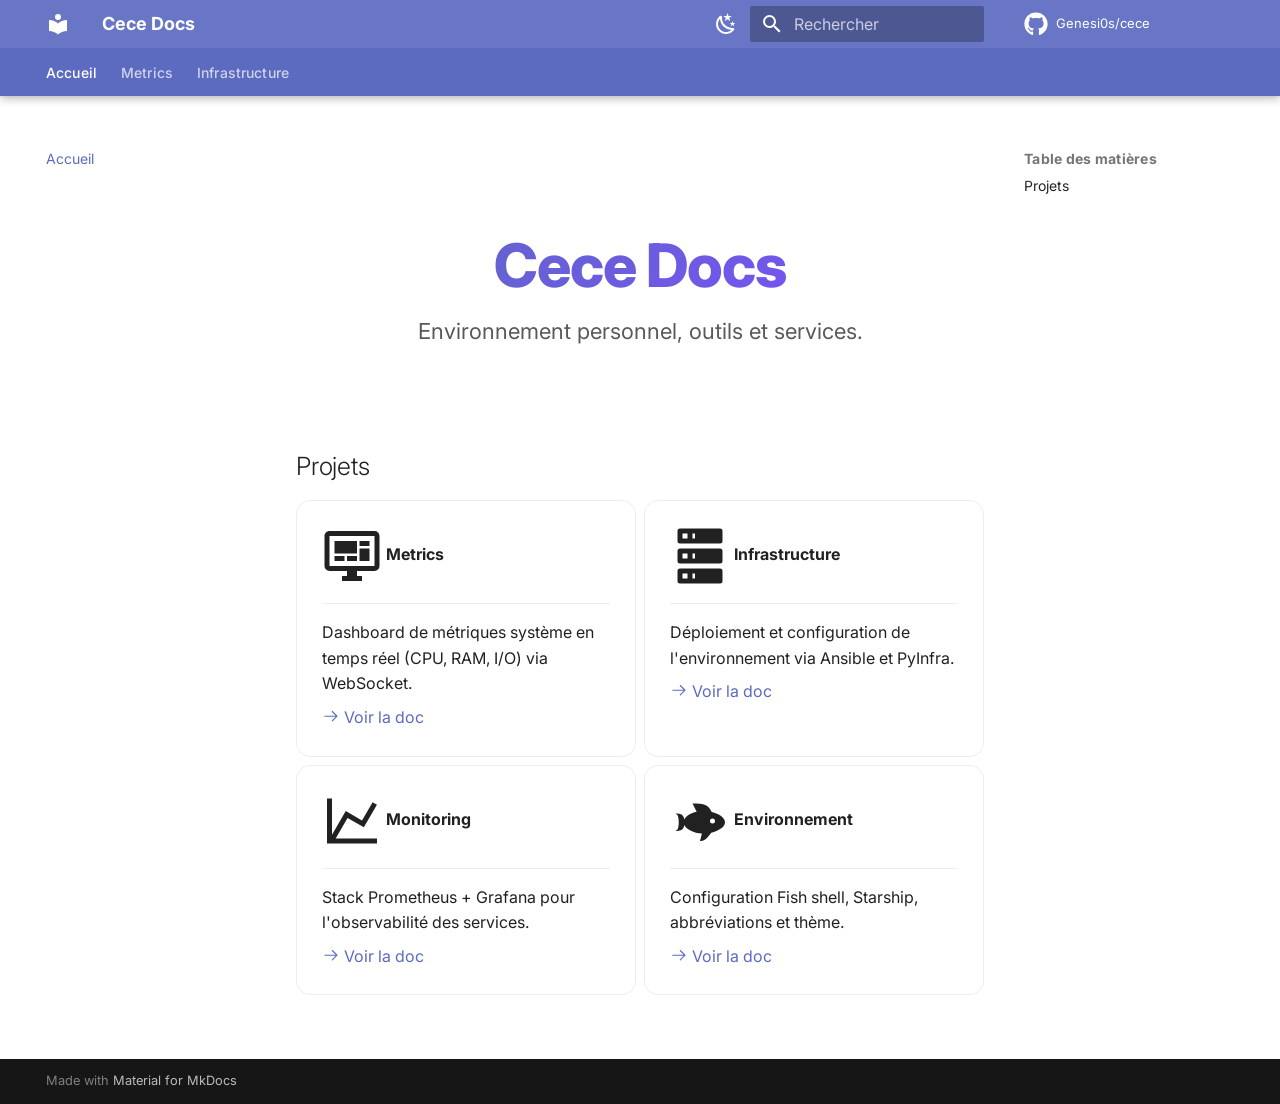
<file: index.html>
<!doctype html>
<html lang="fr" class="no-js">
  <head>
    
      <meta charset="utf-8">
      <meta name="viewport" content="width=device-width,initial-scale=1">
      
        <meta name="description" content="Documentation du projet cece">
      
      
        <meta name="author" content="Cedric">
      
      
        <link rel="canonical" href="https://genesi0s.github.io/cece/">
      
      
      
        <link rel="next" href="metrics/">
      
      
        
      
      
      <link rel="icon" href="assets/images/favicon.png">
      <meta name="generator" content="mkdocs-1.6.1, mkdocs-material-9.7.7">
    
    
      
        <title>Cece Docs</title>
      
    
    
      <link rel="stylesheet" href="assets/stylesheets/main.ec1eaa64.min.css">
      
        
        <link rel="stylesheet" href="assets/stylesheets/palette.ab4e12ef.min.css">
      
      


    
    
      
    
    
      
        
        
        <link rel="preconnect" href="https://fonts.gstatic.com" crossorigin>
        <link rel="stylesheet" href="https://fonts.googleapis.com/css?family=Inter:300,300i,400,400i,700,700i%7CJetBrains+Mono:400,400i,700,700i&display=fallback">
        <style>:root{--md-text-font:"Inter";--md-code-font:"JetBrains Mono"}</style>
      
    
    
      <link rel="stylesheet" href="stylesheets/extra.css">
    
    <script>__md_scope=new URL(".",location),__md_hash=e=>[...e].reduce(((e,_)=>(e<<5)-e+_.charCodeAt(0)),0),__md_get=(e,_=localStorage,t=__md_scope)=>JSON.parse(_.getItem(t.pathname+"."+e)),__md_set=(e,_,t=localStorage,a=__md_scope)=>{try{t.setItem(a.pathname+"."+e,JSON.stringify(_))}catch(e){}}</script>
    
      

    
    
  </head>
  
  
    
    
      
    
    
    
    
    <body dir="ltr" data-md-color-scheme="default" data-md-color-primary="custom" data-md-color-accent="deep-purple">
  
    
    <input class="md-toggle" data-md-toggle="drawer" type="checkbox" id="__drawer" autocomplete="off">
    <input class="md-toggle" data-md-toggle="search" type="checkbox" id="__search" autocomplete="off">
    <label class="md-overlay" for="__drawer"></label>
    <div data-md-component="skip">
      
        
        <a href="#cece-docs" class="md-skip">
          Aller au contenu
        </a>
      
    </div>
    <div data-md-component="announce">
      
    </div>
    
    
      

  

<header class="md-header md-header--shadow md-header--lifted" data-md-component="header">
  <nav class="md-header__inner md-grid" aria-label="En-tête">
    <a href="." title="Cece Docs" class="md-header__button md-logo" aria-label="Cece Docs" data-md-component="logo">
      
  
  <svg xmlns="http://www.w3.org/2000/svg" viewBox="0 0 24 24"><path d="M12 8a3 3 0 0 0 3-3 3 3 0 0 0-3-3 3 3 0 0 0-3 3 3 3 0 0 0 3 3m0 3.54C9.64 9.35 6.5 8 3 8v11c3.5 0 6.64 1.35 9 3.54 2.36-2.19 5.5-3.54 9-3.54V8c-3.5 0-6.64 1.35-9 3.54"/></svg>

    </a>
    <label class="md-header__button md-icon" for="__drawer">
      
      <svg xmlns="http://www.w3.org/2000/svg" viewBox="0 0 24 24"><path d="M3 6h18v2H3zm0 5h18v2H3zm0 5h18v2H3z"/></svg>
    </label>
    <div class="md-header__title" data-md-component="header-title">
      <div class="md-header__ellipsis">
        <div class="md-header__topic">
          <span class="md-ellipsis">
            Cece Docs
          </span>
        </div>
        <div class="md-header__topic" data-md-component="header-topic">
          <span class="md-ellipsis">
            
              Accueil
            
          </span>
        </div>
      </div>
    </div>
    
      
        <form class="md-header__option" data-md-component="palette">
  
    
    
    
    <input class="md-option" data-md-color-media="" data-md-color-scheme="default" data-md-color-primary="custom" data-md-color-accent="deep-purple"  aria-label="Passer en mode sombre"  type="radio" name="__palette" id="__palette_0">
    
      <label class="md-header__button md-icon" title="Passer en mode sombre" for="__palette_1" hidden>
        <svg xmlns="http://www.w3.org/2000/svg" viewBox="0 0 24 24"><path d="m17.75 4.09-2.53 1.94.91 3.06-2.63-1.81-2.63 1.81.91-3.06-2.53-1.94L12.44 4l1.06-3 1.06 3zm3.5 6.91-1.64 1.25.59 1.98-1.7-1.17-1.7 1.17.59-1.98L15.75 11l2.06-.05L18.5 9l.69 1.95zm-2.28 4.95c.83-.08 1.72 1.1 1.19 1.85-.32.45-.66.87-1.08 1.27C15.17 23 8.84 23 4.94 19.07c-3.91-3.9-3.91-10.24 0-14.14.4-.4.82-.76 1.27-1.08.75-.53 1.93.36 1.85 1.19-.27 2.86.69 5.83 2.89 8.02a9.96 9.96 0 0 0 8.02 2.89m-1.64 2.02a12.08 12.08 0 0 1-7.8-3.47c-2.17-2.19-3.33-5-3.49-7.82-2.81 3.14-2.7 7.96.31 10.98 3.02 3.01 7.84 3.12 10.98.31"/></svg>
      </label>
    
  
    
    
    
    <input class="md-option" data-md-color-media="" data-md-color-scheme="slate" data-md-color-primary="custom" data-md-color-accent="deep-purple"  aria-label="Passer en mode clair"  type="radio" name="__palette" id="__palette_1">
    
      <label class="md-header__button md-icon" title="Passer en mode clair" for="__palette_0" hidden>
        <svg xmlns="http://www.w3.org/2000/svg" viewBox="0 0 24 24"><path d="M12 7a5 5 0 0 1 5 5 5 5 0 0 1-5 5 5 5 0 0 1-5-5 5 5 0 0 1 5-5m0 2a3 3 0 0 0-3 3 3 3 0 0 0 3 3 3 3 0 0 0 3-3 3 3 0 0 0-3-3m0-7 2.39 3.42C13.65 5.15 12.84 5 12 5s-1.65.15-2.39.42zM3.34 7l4.16-.35A7.2 7.2 0 0 0 5.94 8.5c-.44.74-.69 1.5-.83 2.29zm.02 10 1.76-3.77a7.131 7.131 0 0 0 2.38 4.14zM20.65 7l-1.77 3.79a7.02 7.02 0 0 0-2.38-4.15zm-.01 10-4.14.36c.59-.51 1.12-1.14 1.54-1.86.42-.73.69-1.5.83-2.29zM12 22l-2.41-3.44c.74.27 1.55.44 2.41.44.82 0 1.63-.17 2.37-.44z"/></svg>
      </label>
    
  
</form>
      
    
    
      <script>var palette=__md_get("__palette");if(palette&&palette.color){if("(prefers-color-scheme)"===palette.color.media){var media=matchMedia("(prefers-color-scheme: light)"),input=document.querySelector(media.matches?"[data-md-color-media='(prefers-color-scheme: light)']":"[data-md-color-media='(prefers-color-scheme: dark)']");palette.color.media=input.getAttribute("data-md-color-media"),palette.color.scheme=input.getAttribute("data-md-color-scheme"),palette.color.primary=input.getAttribute("data-md-color-primary"),palette.color.accent=input.getAttribute("data-md-color-accent")}for(var[key,value]of Object.entries(palette.color))document.body.setAttribute("data-md-color-"+key,value)}</script>
    
    
    
      
      
        <label class="md-header__button md-icon" for="__search">
          
          <svg xmlns="http://www.w3.org/2000/svg" viewBox="0 0 24 24"><path d="M9.5 3A6.5 6.5 0 0 1 16 9.5c0 1.61-.59 3.09-1.56 4.23l.27.27h.79l5 5-1.5 1.5-5-5v-.79l-.27-.27A6.52 6.52 0 0 1 9.5 16 6.5 6.5 0 0 1 3 9.5 6.5 6.5 0 0 1 9.5 3m0 2C7 5 5 7 5 9.5S7 14 9.5 14 14 12 14 9.5 12 5 9.5 5"/></svg>
        </label>
        <div class="md-search" data-md-component="search" role="dialog">
  <label class="md-search__overlay" for="__search"></label>
  <div class="md-search__inner" role="search">
    <form class="md-search__form" name="search">
      <input type="text" class="md-search__input" name="query" aria-label="Rechercher" placeholder="Rechercher" autocapitalize="off" autocorrect="off" autocomplete="off" spellcheck="false" data-md-component="search-query" required>
      <label class="md-search__icon md-icon" for="__search">
        
        <svg xmlns="http://www.w3.org/2000/svg" viewBox="0 0 24 24"><path d="M9.5 3A6.5 6.5 0 0 1 16 9.5c0 1.61-.59 3.09-1.56 4.23l.27.27h.79l5 5-1.5 1.5-5-5v-.79l-.27-.27A6.52 6.52 0 0 1 9.5 16 6.5 6.5 0 0 1 3 9.5 6.5 6.5 0 0 1 9.5 3m0 2C7 5 5 7 5 9.5S7 14 9.5 14 14 12 14 9.5 12 5 9.5 5"/></svg>
        
        <svg xmlns="http://www.w3.org/2000/svg" viewBox="0 0 24 24"><path d="M20 11v2H8l5.5 5.5-1.42 1.42L4.16 12l7.92-7.92L13.5 5.5 8 11z"/></svg>
      </label>
      <nav class="md-search__options" aria-label="Recherche">
        
          <a href="javascript:void(0)" class="md-search__icon md-icon" title="Partager" aria-label="Partager" data-clipboard data-clipboard-text="" data-md-component="search-share" tabindex="-1">
            
            <svg xmlns="http://www.w3.org/2000/svg" viewBox="0 0 24 24"><path d="M18 16.08c-.76 0-1.44.3-1.96.77L8.91 12.7c.05-.23.09-.46.09-.7s-.04-.47-.09-.7l7.05-4.11c.54.5 1.25.81 2.04.81a3 3 0 0 0 3-3 3 3 0 0 0-3-3 3 3 0 0 0-3 3c0 .24.04.47.09.7L8.04 9.81C7.5 9.31 6.79 9 6 9a3 3 0 0 0-3 3 3 3 0 0 0 3 3c.79 0 1.5-.31 2.04-.81l7.12 4.15c-.05.21-.08.43-.08.66 0 1.61 1.31 2.91 2.92 2.91s2.92-1.3 2.92-2.91A2.92 2.92 0 0 0 18 16.08"/></svg>
          </a>
        
        <button type="reset" class="md-search__icon md-icon" title="Effacer" aria-label="Effacer" tabindex="-1">
          
          <svg xmlns="http://www.w3.org/2000/svg" viewBox="0 0 24 24"><path d="M19 6.41 17.59 5 12 10.59 6.41 5 5 6.41 10.59 12 5 17.59 6.41 19 12 13.41 17.59 19 19 17.59 13.41 12z"/></svg>
        </button>
      </nav>
      
        <div class="md-search__suggest" data-md-component="search-suggest"></div>
      
    </form>
    <div class="md-search__output">
      <div class="md-search__scrollwrap" tabindex="0" data-md-scrollfix>
        <div class="md-search-result" data-md-component="search-result">
          <div class="md-search-result__meta">
            Initialisation de la recherche
          </div>
          <ol class="md-search-result__list" role="presentation"></ol>
        </div>
      </div>
    </div>
  </div>
</div>
      
    
    
      <div class="md-header__source">
        <a href="https://github.com/Genesi0s/cece" title="Aller au dépôt" class="md-source" data-md-component="source">
  <div class="md-source__icon md-icon">
    
    <svg xmlns="http://www.w3.org/2000/svg" viewBox="0 0 512 512"><!--! Font Awesome Free 7.1.0 by @fontawesome - https://fontawesome.com License - https://fontawesome.com/license/free (Icons: CC BY 4.0, Fonts: SIL OFL 1.1, Code: MIT License) Copyright 2025 Fonticons, Inc.--><path d="M173.9 397.4c0 2-2.3 3.6-5.2 3.6-3.3.3-5.6-1.3-5.6-3.6 0-2 2.3-3.6 5.2-3.6 3-.3 5.6 1.3 5.6 3.6m-31.1-4.5c-.7 2 1.3 4.3 4.3 4.9 2.6 1 5.6 0 6.2-2s-1.3-4.3-4.3-5.2c-2.6-.7-5.5.3-6.2 2.3m44.2-1.7c-2.9.7-4.9 2.6-4.6 4.9.3 2 2.9 3.3 5.9 2.6 2.9-.7 4.9-2.6 4.6-4.6-.3-1.9-3-3.2-5.9-2.9M252.8 8C114.1 8 8 113.3 8 252c0 110.9 69.8 205.8 169.5 239.2 12.8 2.3 17.3-5.6 17.3-12.1 0-6.2-.3-40.4-.3-61.4 0 0-70 15-84.7-29.8 0 0-11.4-29.1-27.8-36.6 0 0-22.9-15.7 1.6-15.4 0 0 24.9 2 38.6 25.8 21.9 38.6 58.6 27.5 72.9 20.9 2.3-16 8.8-27.1 16-33.7-55.9-6.2-112.3-14.3-112.3-110.5 0-27.5 7.6-41.3 23.6-58.9-2.6-6.5-11.1-33.3 2.6-67.9 20.9-6.5 69 27 69 27 20-5.6 41.5-8.5 62.8-8.5s42.8 2.9 62.8 8.5c0 0 48.1-33.6 69-27 13.7 34.7 5.2 61.4 2.6 67.9 16 17.7 25.8 31.5 25.8 58.9 0 96.5-58.9 104.2-114.8 110.5 9.2 7.9 17 22.9 17 46.4 0 33.7-.3 75.4-.3 83.6 0 6.5 4.6 14.4 17.3 12.1C436.2 457.8 504 362.9 504 252 504 113.3 391.5 8 252.8 8M105.2 352.9c-1.3 1-1 3.3.7 5.2 1.6 1.6 3.9 2.3 5.2 1 1.3-1 1-3.3-.7-5.2-1.6-1.6-3.9-2.3-5.2-1m-10.8-8.1c-.7 1.3.3 2.9 2.3 3.9 1.6 1 3.6.7 4.3-.7.7-1.3-.3-2.9-2.3-3.9-2-.6-3.6-.3-4.3.7m32.4 35.6c-1.6 1.3-1 4.3 1.3 6.2 2.3 2.3 5.2 2.6 6.5 1 1.3-1.3.7-4.3-1.3-6.2-2.2-2.3-5.2-2.6-6.5-1m-11.4-14.7c-1.6 1-1.6 3.6 0 5.9s4.3 3.3 5.6 2.3c1.6-1.3 1.6-3.9 0-6.2-1.4-2.3-4-3.3-5.6-2"/></svg>
  </div>
  <div class="md-source__repository">
    Genesi0s/cece
  </div>
</a>
      </div>
    
  </nav>
  
    
      
<nav class="md-tabs" aria-label="Onglets" data-md-component="tabs">
  <div class="md-grid">
    <ul class="md-tabs__list">
      
        
  
  
  
    
  
  
    <li class="md-tabs__item md-tabs__item--active">
      <a href="." class="md-tabs__link">
        
  
  
    
  
  Accueil

      </a>
    </li>
  

      
        
  
  
  
  
    
    
      <li class="md-tabs__item">
        <a href="metrics/" class="md-tabs__link">
          
  
  
  Metrics

        </a>
      </li>
    
  

      
        
  
  
  
  
    
    
      <li class="md-tabs__item">
        <a href="infra/ansible/" class="md-tabs__link">
          
  
  
  Infrastructure

        </a>
      </li>
    
  

      
    </ul>
  </div>
</nav>
    
  
</header>
    
    <div class="md-container" data-md-component="container">
      
      
        
      
      <main class="md-main" data-md-component="main">
        <div class="md-main__inner md-grid">
          
            
              
              <div class="md-sidebar md-sidebar--primary" data-md-component="sidebar" data-md-type="navigation" >
                <div class="md-sidebar__scrollwrap">
                  <div class="md-sidebar__inner">
                    


  


<nav class="md-nav md-nav--primary md-nav--lifted" aria-label="Navigation" data-md-level="0">
  <label class="md-nav__title" for="__drawer">
    <a href="." title="Cece Docs" class="md-nav__button md-logo" aria-label="Cece Docs" data-md-component="logo">
      
  
  <svg xmlns="http://www.w3.org/2000/svg" viewBox="0 0 24 24"><path d="M12 8a3 3 0 0 0 3-3 3 3 0 0 0-3-3 3 3 0 0 0-3 3 3 3 0 0 0 3 3m0 3.54C9.64 9.35 6.5 8 3 8v11c3.5 0 6.64 1.35 9 3.54 2.36-2.19 5.5-3.54 9-3.54V8c-3.5 0-6.64 1.35-9 3.54"/></svg>

    </a>
    Cece Docs
  </label>
  
    <div class="md-nav__source">
      <a href="https://github.com/Genesi0s/cece" title="Aller au dépôt" class="md-source" data-md-component="source">
  <div class="md-source__icon md-icon">
    
    <svg xmlns="http://www.w3.org/2000/svg" viewBox="0 0 512 512"><!--! Font Awesome Free 7.1.0 by @fontawesome - https://fontawesome.com License - https://fontawesome.com/license/free (Icons: CC BY 4.0, Fonts: SIL OFL 1.1, Code: MIT License) Copyright 2025 Fonticons, Inc.--><path d="M173.9 397.4c0 2-2.3 3.6-5.2 3.6-3.3.3-5.6-1.3-5.6-3.6 0-2 2.3-3.6 5.2-3.6 3-.3 5.6 1.3 5.6 3.6m-31.1-4.5c-.7 2 1.3 4.3 4.3 4.9 2.6 1 5.6 0 6.2-2s-1.3-4.3-4.3-5.2c-2.6-.7-5.5.3-6.2 2.3m44.2-1.7c-2.9.7-4.9 2.6-4.6 4.9.3 2 2.9 3.3 5.9 2.6 2.9-.7 4.9-2.6 4.6-4.6-.3-1.9-3-3.2-5.9-2.9M252.8 8C114.1 8 8 113.3 8 252c0 110.9 69.8 205.8 169.5 239.2 12.8 2.3 17.3-5.6 17.3-12.1 0-6.2-.3-40.4-.3-61.4 0 0-70 15-84.7-29.8 0 0-11.4-29.1-27.8-36.6 0 0-22.9-15.7 1.6-15.4 0 0 24.9 2 38.6 25.8 21.9 38.6 58.6 27.5 72.9 20.9 2.3-16 8.8-27.1 16-33.7-55.9-6.2-112.3-14.3-112.3-110.5 0-27.5 7.6-41.3 23.6-58.9-2.6-6.5-11.1-33.3 2.6-67.9 20.9-6.5 69 27 69 27 20-5.6 41.5-8.5 62.8-8.5s42.8 2.9 62.8 8.5c0 0 48.1-33.6 69-27 13.7 34.7 5.2 61.4 2.6 67.9 16 17.7 25.8 31.5 25.8 58.9 0 96.5-58.9 104.2-114.8 110.5 9.2 7.9 17 22.9 17 46.4 0 33.7-.3 75.4-.3 83.6 0 6.5 4.6 14.4 17.3 12.1C436.2 457.8 504 362.9 504 252 504 113.3 391.5 8 252.8 8M105.2 352.9c-1.3 1-1 3.3.7 5.2 1.6 1.6 3.9 2.3 5.2 1 1.3-1 1-3.3-.7-5.2-1.6-1.6-3.9-2.3-5.2-1m-10.8-8.1c-.7 1.3.3 2.9 2.3 3.9 1.6 1 3.6.7 4.3-.7.7-1.3-.3-2.9-2.3-3.9-2-.6-3.6-.3-4.3.7m32.4 35.6c-1.6 1.3-1 4.3 1.3 6.2 2.3 2.3 5.2 2.6 6.5 1 1.3-1.3.7-4.3-1.3-6.2-2.2-2.3-5.2-2.6-6.5-1m-11.4-14.7c-1.6 1-1.6 3.6 0 5.9s4.3 3.3 5.6 2.3c1.6-1.3 1.6-3.9 0-6.2-1.4-2.3-4-3.3-5.6-2"/></svg>
  </div>
  <div class="md-source__repository">
    Genesi0s/cece
  </div>
</a>
    </div>
  
  <ul class="md-nav__list" data-md-scrollfix>
    
      
      
  
  
    
  
  
  
    <li class="md-nav__item md-nav__item--active">
      
      <input class="md-nav__toggle md-toggle" type="checkbox" id="__toc">
      
      
        
      
      
        <label class="md-nav__link md-nav__link--active" for="__toc">
          
  
  
  <span class="md-ellipsis">
    
  
    Accueil
  

    
  </span>
  
  

          <span class="md-nav__icon md-icon"></span>
        </label>
      
      <a href="." class="md-nav__link md-nav__link--active">
        
  
  
  <span class="md-ellipsis">
    
  
    Accueil
  

    
  </span>
  
  

      </a>
      
        

<nav class="md-nav md-nav--secondary" aria-label="Table des matières">
  
  
  
    
  
  
    <label class="md-nav__title" for="__toc">
      <span class="md-nav__icon md-icon"></span>
      Table des matières
    </label>
    <ul class="md-nav__list" data-md-component="toc" data-md-scrollfix>
      
        <li class="md-nav__item">
  <a href="#projets" class="md-nav__link">
    <span class="md-ellipsis">
      
        Projets
      
    </span>
  </a>
  
</li>
      
    </ul>
  
</nav>
      
    </li>
  

    
      
      
  
  
  
  
    
    
    
    
      
      
        
      
    
    
    <li class="md-nav__item md-nav__item--nested">
      
        
        
        <input class="md-nav__toggle md-toggle " type="checkbox" id="__nav_2" >
        
          
          <label class="md-nav__link" for="__nav_2" id="__nav_2_label" tabindex="0">
            
  
  
  <span class="md-ellipsis">
    
  
    Metrics
  

    
  </span>
  
  

            <span class="md-nav__icon md-icon"></span>
          </label>
        
        <nav class="md-nav" data-md-level="1" aria-labelledby="__nav_2_label" aria-expanded="false">
          <label class="md-nav__title" for="__nav_2">
            <span class="md-nav__icon md-icon"></span>
            
  
    Metrics
  

          </label>
          <ul class="md-nav__list" data-md-scrollfix>
            
              
                
  
  
  
  
    <li class="md-nav__item">
      <a href="metrics/" class="md-nav__link">
        
  
  
  <span class="md-ellipsis">
    
  
    Présentation
  

    
  </span>
  
  

      </a>
    </li>
  

              
            
              
                
  
  
  
  
    <li class="md-nav__item">
      <a href="metrics/backend/" class="md-nav__link">
        
  
  
  <span class="md-ellipsis">
    
  
    Backend
  

    
  </span>
  
  

      </a>
    </li>
  

              
            
              
                
  
  
  
  
    <li class="md-nav__item">
      <a href="metrics/frontend/" class="md-nav__link">
        
  
  
  <span class="md-ellipsis">
    
  
    Frontend
  

    
  </span>
  
  

      </a>
    </li>
  

              
            
          </ul>
        </nav>
      
    </li>
  

    
      
      
  
  
  
  
    
    
    
    
      
      
        
      
    
    
    <li class="md-nav__item md-nav__item--nested">
      
        
        
        <input class="md-nav__toggle md-toggle " type="checkbox" id="__nav_3" >
        
          
          <label class="md-nav__link" for="__nav_3" id="__nav_3_label" tabindex="0">
            
  
  
  <span class="md-ellipsis">
    
  
    Infrastructure
  

    
  </span>
  
  

            <span class="md-nav__icon md-icon"></span>
          </label>
        
        <nav class="md-nav" data-md-level="1" aria-labelledby="__nav_3_label" aria-expanded="false">
          <label class="md-nav__title" for="__nav_3">
            <span class="md-nav__icon md-icon"></span>
            
  
    Infrastructure
  

          </label>
          <ul class="md-nav__list" data-md-scrollfix>
            
              
                
  
  
  
  
    <li class="md-nav__item">
      <a href="infra/ansible/" class="md-nav__link">
        
  
  
  <span class="md-ellipsis">
    
  
    Ansible
  

    
  </span>
  
  

      </a>
    </li>
  

              
            
              
                
  
  
  
  
    <li class="md-nav__item">
      <a href="infra/monitoring/" class="md-nav__link">
        
  
  
  <span class="md-ellipsis">
    
  
    Monitoring
  

    
  </span>
  
  

      </a>
    </li>
  

              
            
          </ul>
        </nav>
      
    </li>
  

    
  </ul>
</nav>
                  </div>
                </div>
              </div>
            
            
              
              <div class="md-sidebar md-sidebar--secondary" data-md-component="sidebar" data-md-type="toc" >
                <div class="md-sidebar__scrollwrap">
                  <div class="md-sidebar__inner">
                    

<nav class="md-nav md-nav--secondary" aria-label="Table des matières">
  
  
  
    
  
  
    <label class="md-nav__title" for="__toc">
      <span class="md-nav__icon md-icon"></span>
      Table des matières
    </label>
    <ul class="md-nav__list" data-md-component="toc" data-md-scrollfix>
      
        <li class="md-nav__item">
  <a href="#projets" class="md-nav__link">
    <span class="md-ellipsis">
      
        Projets
      
    </span>
  </a>
  
</li>
      
    </ul>
  
</nav>
                  </div>
                </div>
              </div>
            
          
          
            <div class="md-content" data-md-component="content">
              
              <article class="md-content__inner md-typeset">
                
                  


  
  


<div class="hero">
<h1 id="cece-docs">Cece Docs</h1>
<p>Environnement personnel, outils et services.</p>
</div>
<h2 id="projets">Projets</h2>
<div class="grid cards">
<ul>
<li>
<p><span class="twemoji lg middle"><svg xmlns="http://www.w3.org/2000/svg" viewBox="0 0 24 24"><path d="M21 16V4H3v12zm0-14a2 2 0 0 1 2 2v12a2 2 0 0 1-2 2h-7v2h2v2H8v-2h2v-2H3a2 2 0 0 1-2-2V4c0-1.11.89-2 2-2zM5 6h9v5H5zm10 0h4v2h-4zm4 3v5h-4V9zM5 12h4v2H5zm5 0h4v2h-4z"/></svg></span> <strong>Metrics</strong></p>
<hr />
<p>Dashboard de métriques système en temps réel (CPU, RAM, I/O) via WebSocket.</p>
<p><a href="metrics/"><span class="twemoji"><svg xmlns="http://www.w3.org/2000/svg" viewBox="0 0 24 24"><path d="M13.22 19.03a.75.75 0 0 1 0-1.06L18.19 13H3.75a.75.75 0 0 1 0-1.5h14.44l-4.97-4.97a.749.749 0 0 1 .326-1.275.75.75 0 0 1 .734.215l6.25 6.25a.75.75 0 0 1 0 1.06l-6.25 6.25a.75.75 0 0 1-1.06 0"/></svg></span> Voir la doc</a></p>
</li>
<li>
<p><span class="twemoji lg middle"><svg xmlns="http://www.w3.org/2000/svg" viewBox="0 0 24 24"><path d="M4 1h16a1 1 0 0 1 1 1v4a1 1 0 0 1-1 1H4a1 1 0 0 1-1-1V2a1 1 0 0 1 1-1m0 8h16a1 1 0 0 1 1 1v4a1 1 0 0 1-1 1H4a1 1 0 0 1-1-1v-4a1 1 0 0 1 1-1m0 8h16a1 1 0 0 1 1 1v4a1 1 0 0 1-1 1H4a1 1 0 0 1-1-1v-4a1 1 0 0 1 1-1M9 5h1V3H9zm0 8h1v-2H9zm0 8h1v-2H9zM5 3v2h2V3zm0 8v2h2v-2zm0 8v2h2v-2z"/></svg></span> <strong>Infrastructure</strong></p>
<hr />
<p>Déploiement et configuration de l'environnement via Ansible et PyInfra.</p>
<p><a href="infra/ansible/"><span class="twemoji"><svg xmlns="http://www.w3.org/2000/svg" viewBox="0 0 24 24"><path d="M13.22 19.03a.75.75 0 0 1 0-1.06L18.19 13H3.75a.75.75 0 0 1 0-1.5h14.44l-4.97-4.97a.749.749 0 0 1 .326-1.275.75.75 0 0 1 .734.215l6.25 6.25a.75.75 0 0 1 0 1.06l-6.25 6.25a.75.75 0 0 1-1.06 0"/></svg></span> Voir la doc</a></p>
</li>
<li>
<p><span class="twemoji lg middle"><svg xmlns="http://www.w3.org/2000/svg" viewBox="0 0 24 24"><path d="m16 11.78 4.24-7.33 1.73 1-5.23 9.05-6.51-3.75L5.46 19H22v2H2V3h2v14.54L9.5 8z"/></svg></span> <strong>Monitoring</strong></p>
<hr />
<p>Stack Prometheus + Grafana pour l'observabilité des services.</p>
<p><a href="infra/monitoring/"><span class="twemoji"><svg xmlns="http://www.w3.org/2000/svg" viewBox="0 0 24 24"><path d="M13.22 19.03a.75.75 0 0 1 0-1.06L18.19 13H3.75a.75.75 0 0 1 0-1.5h14.44l-4.97-4.97a.749.749 0 0 1 .326-1.275.75.75 0 0 1 .734.215l6.25 6.25a.75.75 0 0 1 0 1.06l-6.25 6.25a.75.75 0 0 1-1.06 0"/></svg></span> Voir la doc</a></p>
</li>
<li>
<p><span class="twemoji lg middle"><svg xmlns="http://www.w3.org/2000/svg" viewBox="0 0 24 24"><path d="m12 20 .76-3c-3.26-.21-6.17-1.6-7.01-3.42-.09.48-.22.92-.42 1.25C4.67 16 3.33 16 2 16c1.1 0 1.5-1.57 1.5-3.5S3.1 9 2 9c1.33 0 2.67 0 3.33 1.17.2.33.33.77.42 1.25.65-1.42 2.57-2.57 4.91-3.1L9 5c2 0 4 0 5.33.67 1.13.56 1.78 1.6 2.36 2.71 2.92.7 5.31 2.28 5.31 4.12 0 1.88-2.5 3.5-5.5 4.16-.83 1.1-1.64 2.12-2.33 2.67-.84.67-1.5.67-2.17.67m5-9a1 1 0 0 0-1 1 1 1 0 0 0 1 1 1 1 0 0 0 1-1 1 1 0 0 0-1-1"/></svg></span> <strong>Environnement</strong></p>
<hr />
<p>Configuration Fish shell, Starship, abbréviations et thème.</p>
<p><a href="infra/ansible/"><span class="twemoji"><svg xmlns="http://www.w3.org/2000/svg" viewBox="0 0 24 24"><path d="M13.22 19.03a.75.75 0 0 1 0-1.06L18.19 13H3.75a.75.75 0 0 1 0-1.5h14.44l-4.97-4.97a.749.749 0 0 1 .326-1.275.75.75 0 0 1 .734.215l6.25 6.25a.75.75 0 0 1 0 1.06l-6.25 6.25a.75.75 0 0 1-1.06 0"/></svg></span> Voir la doc</a></p>
</li>
</ul>
</div>












                
              </article>
            </div>
          
          
<script>var target=document.getElementById(location.hash.slice(1));target&&target.name&&(target.checked=target.name.startsWith("__tabbed_"))</script>
        </div>
        
          <button type="button" class="md-top md-icon" data-md-component="top" hidden>
  
  <svg xmlns="http://www.w3.org/2000/svg" viewBox="0 0 24 24"><path d="M13 20h-2V8l-5.5 5.5-1.42-1.42L12 4.16l7.92 7.92-1.42 1.42L13 8z"/></svg>
  Retour en haut de la page
</button>
        
      </main>
      
        <footer class="md-footer">
  
  <div class="md-footer-meta md-typeset">
    <div class="md-footer-meta__inner md-grid">
      <div class="md-copyright">
  
  
    Made with
    <a href="https://squidfunk.github.io/mkdocs-material/" target="_blank" rel="noopener">
      Material for MkDocs
    </a>
  
</div>
      
    </div>
  </div>
</footer>
      
    </div>
    <div class="md-dialog" data-md-component="dialog">
      <div class="md-dialog__inner md-typeset"></div>
    </div>
    
    
    
      
      
      <script id="__config" type="application/json">{"annotate": null, "base": ".", "features": ["navigation.tabs", "navigation.tabs.sticky", "navigation.sections", "navigation.top", "navigation.instant", "navigation.tracking", "search.highlight", "search.suggest", "search.share", "content.code.copy", "content.code.annotate", "toc.follow"], "search": "assets/javascripts/workers/search.2c215733.min.js", "tags": null, "translations": {"clipboard.copied": "Copi\u00e9 dans le presse-papier", "clipboard.copy": "Copier dans le presse-papier", "search.result.more.one": "1 de plus sur cette page", "search.result.more.other": "# de plus sur cette page", "search.result.none": "Aucun document trouv\u00e9", "search.result.one": "1 document trouv\u00e9", "search.result.other": "# documents trouv\u00e9s", "search.result.placeholder": "Taper pour d\u00e9marrer la recherche", "search.result.term.missing": "Non trouv\u00e9", "select.version": "S\u00e9lectionner la version"}, "version": null}</script>
    
    
      <script src="assets/javascripts/bundle.d7400e89.min.js"></script>
      
    
  </body>
</html>
</file>
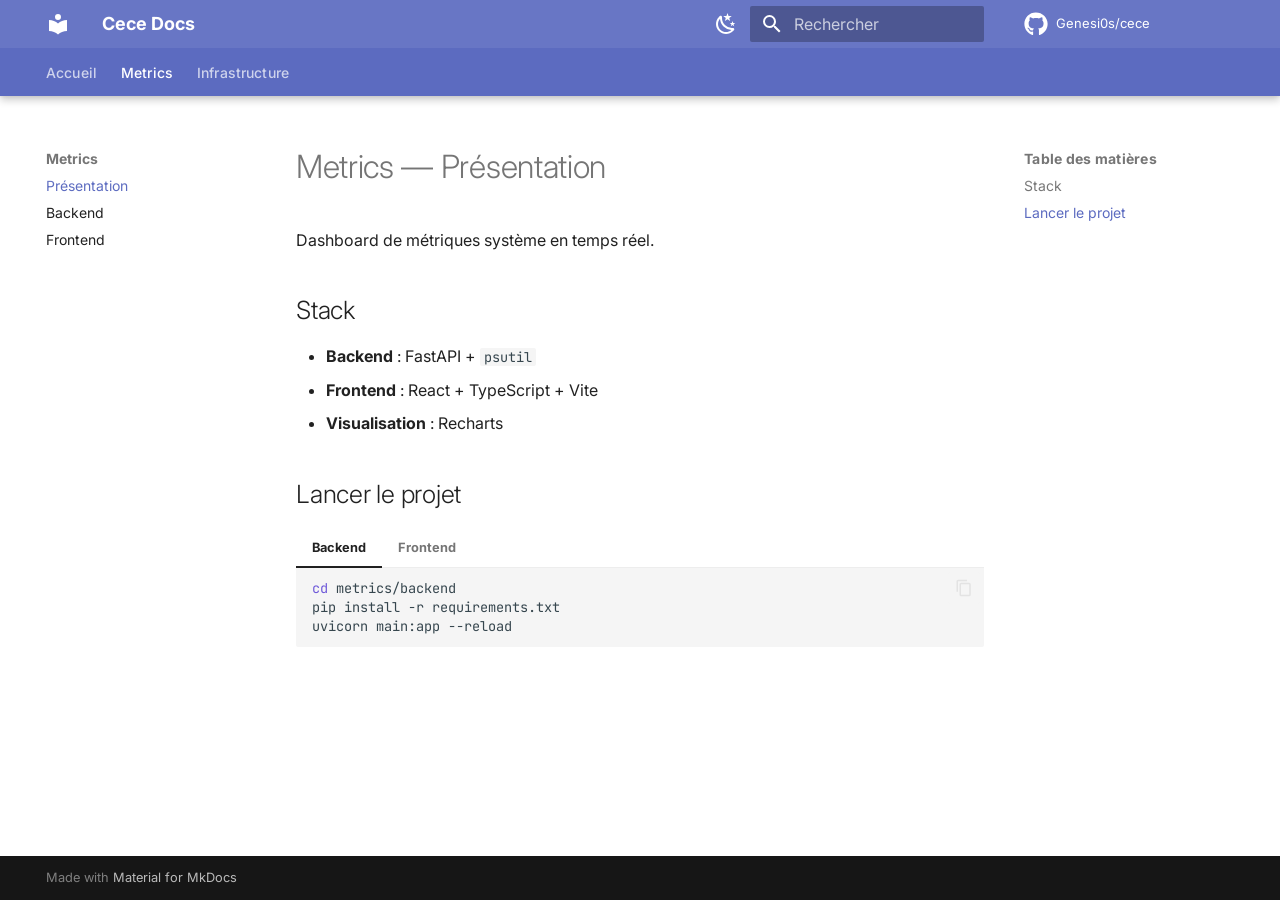
<file: metrics/index.html>
<!doctype html>
<html lang="fr" class="no-js">
  <head>
    
      <meta charset="utf-8">
      <meta name="viewport" content="width=device-width,initial-scale=1">
      
        <meta name="description" content="Documentation du projet cece">
      
      
        <meta name="author" content="Cedric">
      
      
        <link rel="canonical" href="https://genesi0s.github.io/cece/metrics/">
      
      
        <link rel="prev" href="..">
      
      
        <link rel="next" href="backend/">
      
      
        
      
      
      <link rel="icon" href="../assets/images/favicon.png">
      <meta name="generator" content="mkdocs-1.6.1, mkdocs-material-9.7.7">
    
    
      
        <title>Présentation - Cece Docs</title>
      
    
    
      <link rel="stylesheet" href="../assets/stylesheets/main.ec1eaa64.min.css">
      
        
        <link rel="stylesheet" href="../assets/stylesheets/palette.ab4e12ef.min.css">
      
      


    
    
      
    
    
      
        
        
        <link rel="preconnect" href="https://fonts.gstatic.com" crossorigin>
        <link rel="stylesheet" href="https://fonts.googleapis.com/css?family=Inter:300,300i,400,400i,700,700i%7CJetBrains+Mono:400,400i,700,700i&display=fallback">
        <style>:root{--md-text-font:"Inter";--md-code-font:"JetBrains Mono"}</style>
      
    
    
      <link rel="stylesheet" href="../stylesheets/extra.css">
    
    <script>__md_scope=new URL("..",location),__md_hash=e=>[...e].reduce(((e,_)=>(e<<5)-e+_.charCodeAt(0)),0),__md_get=(e,_=localStorage,t=__md_scope)=>JSON.parse(_.getItem(t.pathname+"."+e)),__md_set=(e,_,t=localStorage,a=__md_scope)=>{try{t.setItem(a.pathname+"."+e,JSON.stringify(_))}catch(e){}}</script>
    
      

    
    
  </head>
  
  
    
    
      
    
    
    
    
    <body dir="ltr" data-md-color-scheme="default" data-md-color-primary="custom" data-md-color-accent="deep-purple">
  
    
    <input class="md-toggle" data-md-toggle="drawer" type="checkbox" id="__drawer" autocomplete="off">
    <input class="md-toggle" data-md-toggle="search" type="checkbox" id="__search" autocomplete="off">
    <label class="md-overlay" for="__drawer"></label>
    <div data-md-component="skip">
      
        
        <a href="#metrics-presentation" class="md-skip">
          Aller au contenu
        </a>
      
    </div>
    <div data-md-component="announce">
      
    </div>
    
    
      

  

<header class="md-header md-header--shadow md-header--lifted" data-md-component="header">
  <nav class="md-header__inner md-grid" aria-label="En-tête">
    <a href=".." title="Cece Docs" class="md-header__button md-logo" aria-label="Cece Docs" data-md-component="logo">
      
  
  <svg xmlns="http://www.w3.org/2000/svg" viewBox="0 0 24 24"><path d="M12 8a3 3 0 0 0 3-3 3 3 0 0 0-3-3 3 3 0 0 0-3 3 3 3 0 0 0 3 3m0 3.54C9.64 9.35 6.5 8 3 8v11c3.5 0 6.64 1.35 9 3.54 2.36-2.19 5.5-3.54 9-3.54V8c-3.5 0-6.64 1.35-9 3.54"/></svg>

    </a>
    <label class="md-header__button md-icon" for="__drawer">
      
      <svg xmlns="http://www.w3.org/2000/svg" viewBox="0 0 24 24"><path d="M3 6h18v2H3zm0 5h18v2H3zm0 5h18v2H3z"/></svg>
    </label>
    <div class="md-header__title" data-md-component="header-title">
      <div class="md-header__ellipsis">
        <div class="md-header__topic">
          <span class="md-ellipsis">
            Cece Docs
          </span>
        </div>
        <div class="md-header__topic" data-md-component="header-topic">
          <span class="md-ellipsis">
            
              Présentation
            
          </span>
        </div>
      </div>
    </div>
    
      
        <form class="md-header__option" data-md-component="palette">
  
    
    
    
    <input class="md-option" data-md-color-media="" data-md-color-scheme="default" data-md-color-primary="custom" data-md-color-accent="deep-purple"  aria-label="Passer en mode sombre"  type="radio" name="__palette" id="__palette_0">
    
      <label class="md-header__button md-icon" title="Passer en mode sombre" for="__palette_1" hidden>
        <svg xmlns="http://www.w3.org/2000/svg" viewBox="0 0 24 24"><path d="m17.75 4.09-2.53 1.94.91 3.06-2.63-1.81-2.63 1.81.91-3.06-2.53-1.94L12.44 4l1.06-3 1.06 3zm3.5 6.91-1.64 1.25.59 1.98-1.7-1.17-1.7 1.17.59-1.98L15.75 11l2.06-.05L18.5 9l.69 1.95zm-2.28 4.95c.83-.08 1.72 1.1 1.19 1.85-.32.45-.66.87-1.08 1.27C15.17 23 8.84 23 4.94 19.07c-3.91-3.9-3.91-10.24 0-14.14.4-.4.82-.76 1.27-1.08.75-.53 1.93.36 1.85 1.19-.27 2.86.69 5.83 2.89 8.02a9.96 9.96 0 0 0 8.02 2.89m-1.64 2.02a12.08 12.08 0 0 1-7.8-3.47c-2.17-2.19-3.33-5-3.49-7.82-2.81 3.14-2.7 7.96.31 10.98 3.02 3.01 7.84 3.12 10.98.31"/></svg>
      </label>
    
  
    
    
    
    <input class="md-option" data-md-color-media="" data-md-color-scheme="slate" data-md-color-primary="custom" data-md-color-accent="deep-purple"  aria-label="Passer en mode clair"  type="radio" name="__palette" id="__palette_1">
    
      <label class="md-header__button md-icon" title="Passer en mode clair" for="__palette_0" hidden>
        <svg xmlns="http://www.w3.org/2000/svg" viewBox="0 0 24 24"><path d="M12 7a5 5 0 0 1 5 5 5 5 0 0 1-5 5 5 5 0 0 1-5-5 5 5 0 0 1 5-5m0 2a3 3 0 0 0-3 3 3 3 0 0 0 3 3 3 3 0 0 0 3-3 3 3 0 0 0-3-3m0-7 2.39 3.42C13.65 5.15 12.84 5 12 5s-1.65.15-2.39.42zM3.34 7l4.16-.35A7.2 7.2 0 0 0 5.94 8.5c-.44.74-.69 1.5-.83 2.29zm.02 10 1.76-3.77a7.131 7.131 0 0 0 2.38 4.14zM20.65 7l-1.77 3.79a7.02 7.02 0 0 0-2.38-4.15zm-.01 10-4.14.36c.59-.51 1.12-1.14 1.54-1.86.42-.73.69-1.5.83-2.29zM12 22l-2.41-3.44c.74.27 1.55.44 2.41.44.82 0 1.63-.17 2.37-.44z"/></svg>
      </label>
    
  
</form>
      
    
    
      <script>var palette=__md_get("__palette");if(palette&&palette.color){if("(prefers-color-scheme)"===palette.color.media){var media=matchMedia("(prefers-color-scheme: light)"),input=document.querySelector(media.matches?"[data-md-color-media='(prefers-color-scheme: light)']":"[data-md-color-media='(prefers-color-scheme: dark)']");palette.color.media=input.getAttribute("data-md-color-media"),palette.color.scheme=input.getAttribute("data-md-color-scheme"),palette.color.primary=input.getAttribute("data-md-color-primary"),palette.color.accent=input.getAttribute("data-md-color-accent")}for(var[key,value]of Object.entries(palette.color))document.body.setAttribute("data-md-color-"+key,value)}</script>
    
    
    
      
      
        <label class="md-header__button md-icon" for="__search">
          
          <svg xmlns="http://www.w3.org/2000/svg" viewBox="0 0 24 24"><path d="M9.5 3A6.5 6.5 0 0 1 16 9.5c0 1.61-.59 3.09-1.56 4.23l.27.27h.79l5 5-1.5 1.5-5-5v-.79l-.27-.27A6.52 6.52 0 0 1 9.5 16 6.5 6.5 0 0 1 3 9.5 6.5 6.5 0 0 1 9.5 3m0 2C7 5 5 7 5 9.5S7 14 9.5 14 14 12 14 9.5 12 5 9.5 5"/></svg>
        </label>
        <div class="md-search" data-md-component="search" role="dialog">
  <label class="md-search__overlay" for="__search"></label>
  <div class="md-search__inner" role="search">
    <form class="md-search__form" name="search">
      <input type="text" class="md-search__input" name="query" aria-label="Rechercher" placeholder="Rechercher" autocapitalize="off" autocorrect="off" autocomplete="off" spellcheck="false" data-md-component="search-query" required>
      <label class="md-search__icon md-icon" for="__search">
        
        <svg xmlns="http://www.w3.org/2000/svg" viewBox="0 0 24 24"><path d="M9.5 3A6.5 6.5 0 0 1 16 9.5c0 1.61-.59 3.09-1.56 4.23l.27.27h.79l5 5-1.5 1.5-5-5v-.79l-.27-.27A6.52 6.52 0 0 1 9.5 16 6.5 6.5 0 0 1 3 9.5 6.5 6.5 0 0 1 9.5 3m0 2C7 5 5 7 5 9.5S7 14 9.5 14 14 12 14 9.5 12 5 9.5 5"/></svg>
        
        <svg xmlns="http://www.w3.org/2000/svg" viewBox="0 0 24 24"><path d="M20 11v2H8l5.5 5.5-1.42 1.42L4.16 12l7.92-7.92L13.5 5.5 8 11z"/></svg>
      </label>
      <nav class="md-search__options" aria-label="Recherche">
        
          <a href="javascript:void(0)" class="md-search__icon md-icon" title="Partager" aria-label="Partager" data-clipboard data-clipboard-text="" data-md-component="search-share" tabindex="-1">
            
            <svg xmlns="http://www.w3.org/2000/svg" viewBox="0 0 24 24"><path d="M18 16.08c-.76 0-1.44.3-1.96.77L8.91 12.7c.05-.23.09-.46.09-.7s-.04-.47-.09-.7l7.05-4.11c.54.5 1.25.81 2.04.81a3 3 0 0 0 3-3 3 3 0 0 0-3-3 3 3 0 0 0-3 3c0 .24.04.47.09.7L8.04 9.81C7.5 9.31 6.79 9 6 9a3 3 0 0 0-3 3 3 3 0 0 0 3 3c.79 0 1.5-.31 2.04-.81l7.12 4.15c-.05.21-.08.43-.08.66 0 1.61 1.31 2.91 2.92 2.91s2.92-1.3 2.92-2.91A2.92 2.92 0 0 0 18 16.08"/></svg>
          </a>
        
        <button type="reset" class="md-search__icon md-icon" title="Effacer" aria-label="Effacer" tabindex="-1">
          
          <svg xmlns="http://www.w3.org/2000/svg" viewBox="0 0 24 24"><path d="M19 6.41 17.59 5 12 10.59 6.41 5 5 6.41 10.59 12 5 17.59 6.41 19 12 13.41 17.59 19 19 17.59 13.41 12z"/></svg>
        </button>
      </nav>
      
        <div class="md-search__suggest" data-md-component="search-suggest"></div>
      
    </form>
    <div class="md-search__output">
      <div class="md-search__scrollwrap" tabindex="0" data-md-scrollfix>
        <div class="md-search-result" data-md-component="search-result">
          <div class="md-search-result__meta">
            Initialisation de la recherche
          </div>
          <ol class="md-search-result__list" role="presentation"></ol>
        </div>
      </div>
    </div>
  </div>
</div>
      
    
    
      <div class="md-header__source">
        <a href="https://github.com/Genesi0s/cece" title="Aller au dépôt" class="md-source" data-md-component="source">
  <div class="md-source__icon md-icon">
    
    <svg xmlns="http://www.w3.org/2000/svg" viewBox="0 0 512 512"><!--! Font Awesome Free 7.1.0 by @fontawesome - https://fontawesome.com License - https://fontawesome.com/license/free (Icons: CC BY 4.0, Fonts: SIL OFL 1.1, Code: MIT License) Copyright 2025 Fonticons, Inc.--><path d="M173.9 397.4c0 2-2.3 3.6-5.2 3.6-3.3.3-5.6-1.3-5.6-3.6 0-2 2.3-3.6 5.2-3.6 3-.3 5.6 1.3 5.6 3.6m-31.1-4.5c-.7 2 1.3 4.3 4.3 4.9 2.6 1 5.6 0 6.2-2s-1.3-4.3-4.3-5.2c-2.6-.7-5.5.3-6.2 2.3m44.2-1.7c-2.9.7-4.9 2.6-4.6 4.9.3 2 2.9 3.3 5.9 2.6 2.9-.7 4.9-2.6 4.6-4.6-.3-1.9-3-3.2-5.9-2.9M252.8 8C114.1 8 8 113.3 8 252c0 110.9 69.8 205.8 169.5 239.2 12.8 2.3 17.3-5.6 17.3-12.1 0-6.2-.3-40.4-.3-61.4 0 0-70 15-84.7-29.8 0 0-11.4-29.1-27.8-36.6 0 0-22.9-15.7 1.6-15.4 0 0 24.9 2 38.6 25.8 21.9 38.6 58.6 27.5 72.9 20.9 2.3-16 8.8-27.1 16-33.7-55.9-6.2-112.3-14.3-112.3-110.5 0-27.5 7.6-41.3 23.6-58.9-2.6-6.5-11.1-33.3 2.6-67.9 20.9-6.5 69 27 69 27 20-5.6 41.5-8.5 62.8-8.5s42.8 2.9 62.8 8.5c0 0 48.1-33.6 69-27 13.7 34.7 5.2 61.4 2.6 67.9 16 17.7 25.8 31.5 25.8 58.9 0 96.5-58.9 104.2-114.8 110.5 9.2 7.9 17 22.9 17 46.4 0 33.7-.3 75.4-.3 83.6 0 6.5 4.6 14.4 17.3 12.1C436.2 457.8 504 362.9 504 252 504 113.3 391.5 8 252.8 8M105.2 352.9c-1.3 1-1 3.3.7 5.2 1.6 1.6 3.9 2.3 5.2 1 1.3-1 1-3.3-.7-5.2-1.6-1.6-3.9-2.3-5.2-1m-10.8-8.1c-.7 1.3.3 2.9 2.3 3.9 1.6 1 3.6.7 4.3-.7.7-1.3-.3-2.9-2.3-3.9-2-.6-3.6-.3-4.3.7m32.4 35.6c-1.6 1.3-1 4.3 1.3 6.2 2.3 2.3 5.2 2.6 6.5 1 1.3-1.3.7-4.3-1.3-6.2-2.2-2.3-5.2-2.6-6.5-1m-11.4-14.7c-1.6 1-1.6 3.6 0 5.9s4.3 3.3 5.6 2.3c1.6-1.3 1.6-3.9 0-6.2-1.4-2.3-4-3.3-5.6-2"/></svg>
  </div>
  <div class="md-source__repository">
    Genesi0s/cece
  </div>
</a>
      </div>
    
  </nav>
  
    
      
<nav class="md-tabs" aria-label="Onglets" data-md-component="tabs">
  <div class="md-grid">
    <ul class="md-tabs__list">
      
        
  
  
  
  
    <li class="md-tabs__item">
      <a href=".." class="md-tabs__link">
        
  
  
    
  
  Accueil

      </a>
    </li>
  

      
        
  
  
  
    
  
  
    
    
      <li class="md-tabs__item md-tabs__item--active">
        <a href="./" class="md-tabs__link">
          
  
  
  Metrics

        </a>
      </li>
    
  

      
        
  
  
  
  
    
    
      <li class="md-tabs__item">
        <a href="../infra/ansible/" class="md-tabs__link">
          
  
  
  Infrastructure

        </a>
      </li>
    
  

      
    </ul>
  </div>
</nav>
    
  
</header>
    
    <div class="md-container" data-md-component="container">
      
      
        
      
      <main class="md-main" data-md-component="main">
        <div class="md-main__inner md-grid">
          
            
              
              <div class="md-sidebar md-sidebar--primary" data-md-component="sidebar" data-md-type="navigation" >
                <div class="md-sidebar__scrollwrap">
                  <div class="md-sidebar__inner">
                    


  


<nav class="md-nav md-nav--primary md-nav--lifted" aria-label="Navigation" data-md-level="0">
  <label class="md-nav__title" for="__drawer">
    <a href=".." title="Cece Docs" class="md-nav__button md-logo" aria-label="Cece Docs" data-md-component="logo">
      
  
  <svg xmlns="http://www.w3.org/2000/svg" viewBox="0 0 24 24"><path d="M12 8a3 3 0 0 0 3-3 3 3 0 0 0-3-3 3 3 0 0 0-3 3 3 3 0 0 0 3 3m0 3.54C9.64 9.35 6.5 8 3 8v11c3.5 0 6.64 1.35 9 3.54 2.36-2.19 5.5-3.54 9-3.54V8c-3.5 0-6.64 1.35-9 3.54"/></svg>

    </a>
    Cece Docs
  </label>
  
    <div class="md-nav__source">
      <a href="https://github.com/Genesi0s/cece" title="Aller au dépôt" class="md-source" data-md-component="source">
  <div class="md-source__icon md-icon">
    
    <svg xmlns="http://www.w3.org/2000/svg" viewBox="0 0 512 512"><!--! Font Awesome Free 7.1.0 by @fontawesome - https://fontawesome.com License - https://fontawesome.com/license/free (Icons: CC BY 4.0, Fonts: SIL OFL 1.1, Code: MIT License) Copyright 2025 Fonticons, Inc.--><path d="M173.9 397.4c0 2-2.3 3.6-5.2 3.6-3.3.3-5.6-1.3-5.6-3.6 0-2 2.3-3.6 5.2-3.6 3-.3 5.6 1.3 5.6 3.6m-31.1-4.5c-.7 2 1.3 4.3 4.3 4.9 2.6 1 5.6 0 6.2-2s-1.3-4.3-4.3-5.2c-2.6-.7-5.5.3-6.2 2.3m44.2-1.7c-2.9.7-4.9 2.6-4.6 4.9.3 2 2.9 3.3 5.9 2.6 2.9-.7 4.9-2.6 4.6-4.6-.3-1.9-3-3.2-5.9-2.9M252.8 8C114.1 8 8 113.3 8 252c0 110.9 69.8 205.8 169.5 239.2 12.8 2.3 17.3-5.6 17.3-12.1 0-6.2-.3-40.4-.3-61.4 0 0-70 15-84.7-29.8 0 0-11.4-29.1-27.8-36.6 0 0-22.9-15.7 1.6-15.4 0 0 24.9 2 38.6 25.8 21.9 38.6 58.6 27.5 72.9 20.9 2.3-16 8.8-27.1 16-33.7-55.9-6.2-112.3-14.3-112.3-110.5 0-27.5 7.6-41.3 23.6-58.9-2.6-6.5-11.1-33.3 2.6-67.9 20.9-6.5 69 27 69 27 20-5.6 41.5-8.5 62.8-8.5s42.8 2.9 62.8 8.5c0 0 48.1-33.6 69-27 13.7 34.7 5.2 61.4 2.6 67.9 16 17.7 25.8 31.5 25.8 58.9 0 96.5-58.9 104.2-114.8 110.5 9.2 7.9 17 22.9 17 46.4 0 33.7-.3 75.4-.3 83.6 0 6.5 4.6 14.4 17.3 12.1C436.2 457.8 504 362.9 504 252 504 113.3 391.5 8 252.8 8M105.2 352.9c-1.3 1-1 3.3.7 5.2 1.6 1.6 3.9 2.3 5.2 1 1.3-1 1-3.3-.7-5.2-1.6-1.6-3.9-2.3-5.2-1m-10.8-8.1c-.7 1.3.3 2.9 2.3 3.9 1.6 1 3.6.7 4.3-.7.7-1.3-.3-2.9-2.3-3.9-2-.6-3.6-.3-4.3.7m32.4 35.6c-1.6 1.3-1 4.3 1.3 6.2 2.3 2.3 5.2 2.6 6.5 1 1.3-1.3.7-4.3-1.3-6.2-2.2-2.3-5.2-2.6-6.5-1m-11.4-14.7c-1.6 1-1.6 3.6 0 5.9s4.3 3.3 5.6 2.3c1.6-1.3 1.6-3.9 0-6.2-1.4-2.3-4-3.3-5.6-2"/></svg>
  </div>
  <div class="md-source__repository">
    Genesi0s/cece
  </div>
</a>
    </div>
  
  <ul class="md-nav__list" data-md-scrollfix>
    
      
      
  
  
  
  
    <li class="md-nav__item">
      <a href=".." class="md-nav__link">
        
  
  
  <span class="md-ellipsis">
    
  
    Accueil
  

    
  </span>
  
  

      </a>
    </li>
  

    
      
      
  
  
    
  
  
  
    
    
    
    
      
        
        
      
      
        
      
    
    
    <li class="md-nav__item md-nav__item--active md-nav__item--section md-nav__item--nested">
      
        
        
        <input class="md-nav__toggle md-toggle " type="checkbox" id="__nav_2" checked>
        
          
          <label class="md-nav__link" for="__nav_2" id="__nav_2_label" tabindex="">
            
  
  
  <span class="md-ellipsis">
    
  
    Metrics
  

    
  </span>
  
  

            <span class="md-nav__icon md-icon"></span>
          </label>
        
        <nav class="md-nav" data-md-level="1" aria-labelledby="__nav_2_label" aria-expanded="true">
          <label class="md-nav__title" for="__nav_2">
            <span class="md-nav__icon md-icon"></span>
            
  
    Metrics
  

          </label>
          <ul class="md-nav__list" data-md-scrollfix>
            
              
                
  
  
    
  
  
  
    <li class="md-nav__item md-nav__item--active">
      
      <input class="md-nav__toggle md-toggle" type="checkbox" id="__toc">
      
      
        
      
      
        <label class="md-nav__link md-nav__link--active" for="__toc">
          
  
  
  <span class="md-ellipsis">
    
  
    Présentation
  

    
  </span>
  
  

          <span class="md-nav__icon md-icon"></span>
        </label>
      
      <a href="./" class="md-nav__link md-nav__link--active">
        
  
  
  <span class="md-ellipsis">
    
  
    Présentation
  

    
  </span>
  
  

      </a>
      
        

<nav class="md-nav md-nav--secondary" aria-label="Table des matières">
  
  
  
    
  
  
    <label class="md-nav__title" for="__toc">
      <span class="md-nav__icon md-icon"></span>
      Table des matières
    </label>
    <ul class="md-nav__list" data-md-component="toc" data-md-scrollfix>
      
        <li class="md-nav__item">
  <a href="#stack" class="md-nav__link">
    <span class="md-ellipsis">
      
        Stack
      
    </span>
  </a>
  
</li>
      
        <li class="md-nav__item">
  <a href="#lancer-le-projet" class="md-nav__link">
    <span class="md-ellipsis">
      
        Lancer le projet
      
    </span>
  </a>
  
</li>
      
    </ul>
  
</nav>
      
    </li>
  

              
            
              
                
  
  
  
  
    <li class="md-nav__item">
      <a href="backend/" class="md-nav__link">
        
  
  
  <span class="md-ellipsis">
    
  
    Backend
  

    
  </span>
  
  

      </a>
    </li>
  

              
            
              
                
  
  
  
  
    <li class="md-nav__item">
      <a href="frontend/" class="md-nav__link">
        
  
  
  <span class="md-ellipsis">
    
  
    Frontend
  

    
  </span>
  
  

      </a>
    </li>
  

              
            
          </ul>
        </nav>
      
    </li>
  

    
      
      
  
  
  
  
    
    
    
    
      
      
        
      
    
    
    <li class="md-nav__item md-nav__item--nested">
      
        
        
        <input class="md-nav__toggle md-toggle " type="checkbox" id="__nav_3" >
        
          
          <label class="md-nav__link" for="__nav_3" id="__nav_3_label" tabindex="0">
            
  
  
  <span class="md-ellipsis">
    
  
    Infrastructure
  

    
  </span>
  
  

            <span class="md-nav__icon md-icon"></span>
          </label>
        
        <nav class="md-nav" data-md-level="1" aria-labelledby="__nav_3_label" aria-expanded="false">
          <label class="md-nav__title" for="__nav_3">
            <span class="md-nav__icon md-icon"></span>
            
  
    Infrastructure
  

          </label>
          <ul class="md-nav__list" data-md-scrollfix>
            
              
                
  
  
  
  
    <li class="md-nav__item">
      <a href="../infra/ansible/" class="md-nav__link">
        
  
  
  <span class="md-ellipsis">
    
  
    Ansible
  

    
  </span>
  
  

      </a>
    </li>
  

              
            
              
                
  
  
  
  
    <li class="md-nav__item">
      <a href="../infra/monitoring/" class="md-nav__link">
        
  
  
  <span class="md-ellipsis">
    
  
    Monitoring
  

    
  </span>
  
  

      </a>
    </li>
  

              
            
          </ul>
        </nav>
      
    </li>
  

    
  </ul>
</nav>
                  </div>
                </div>
              </div>
            
            
              
              <div class="md-sidebar md-sidebar--secondary" data-md-component="sidebar" data-md-type="toc" >
                <div class="md-sidebar__scrollwrap">
                  <div class="md-sidebar__inner">
                    

<nav class="md-nav md-nav--secondary" aria-label="Table des matières">
  
  
  
    
  
  
    <label class="md-nav__title" for="__toc">
      <span class="md-nav__icon md-icon"></span>
      Table des matières
    </label>
    <ul class="md-nav__list" data-md-component="toc" data-md-scrollfix>
      
        <li class="md-nav__item">
  <a href="#stack" class="md-nav__link">
    <span class="md-ellipsis">
      
        Stack
      
    </span>
  </a>
  
</li>
      
        <li class="md-nav__item">
  <a href="#lancer-le-projet" class="md-nav__link">
    <span class="md-ellipsis">
      
        Lancer le projet
      
    </span>
  </a>
  
</li>
      
    </ul>
  
</nav>
                  </div>
                </div>
              </div>
            
          
          
            <div class="md-content" data-md-component="content">
              
              <article class="md-content__inner md-typeset">
                
                  


  
  


<h1 id="metrics-presentation">Metrics — Présentation</h1>
<p>Dashboard de métriques système en temps réel.</p>
<h2 id="stack">Stack</h2>
<ul>
<li><strong>Backend</strong> : FastAPI + <code>psutil</code></li>
<li><strong>Frontend</strong> : React + TypeScript + Vite</li>
<li><strong>Visualisation</strong> : Recharts</li>
</ul>
<h2 id="lancer-le-projet">Lancer le projet</h2>
<div class="tabbed-set tabbed-alternate" data-tabs="1:2"><input checked="checked" id="__tabbed_1_1" name="__tabbed_1" type="radio" /><input id="__tabbed_1_2" name="__tabbed_1" type="radio" /><div class="tabbed-labels"><label for="__tabbed_1_1">Backend</label><label for="__tabbed_1_2">Frontend</label></div>
<div class="tabbed-content">
<div class="tabbed-block">
<div class="highlight"><pre><span></span><code><a id="__codelineno-0-1" name="__codelineno-0-1" href="#__codelineno-0-1"></a><span class="nb">cd</span><span class="w"> </span>metrics/backend
<a id="__codelineno-0-2" name="__codelineno-0-2" href="#__codelineno-0-2"></a>pip<span class="w"> </span>install<span class="w"> </span>-r<span class="w"> </span>requirements.txt
<a id="__codelineno-0-3" name="__codelineno-0-3" href="#__codelineno-0-3"></a>uvicorn<span class="w"> </span>main:app<span class="w"> </span>--reload
</code></pre></div>
</div>
<div class="tabbed-block">
<div class="highlight"><pre><span></span><code><a id="__codelineno-1-1" name="__codelineno-1-1" href="#__codelineno-1-1"></a><span class="nb">cd</span><span class="w"> </span>metrics/frontend
<a id="__codelineno-1-2" name="__codelineno-1-2" href="#__codelineno-1-2"></a>npm<span class="w"> </span>install
<a id="__codelineno-1-3" name="__codelineno-1-3" href="#__codelineno-1-3"></a>npm<span class="w"> </span>run<span class="w"> </span>dev
</code></pre></div>
</div>
</div>
</div>












                
              </article>
            </div>
          
          
<script>var target=document.getElementById(location.hash.slice(1));target&&target.name&&(target.checked=target.name.startsWith("__tabbed_"))</script>
        </div>
        
          <button type="button" class="md-top md-icon" data-md-component="top" hidden>
  
  <svg xmlns="http://www.w3.org/2000/svg" viewBox="0 0 24 24"><path d="M13 20h-2V8l-5.5 5.5-1.42-1.42L12 4.16l7.92 7.92-1.42 1.42L13 8z"/></svg>
  Retour en haut de la page
</button>
        
      </main>
      
        <footer class="md-footer">
  
  <div class="md-footer-meta md-typeset">
    <div class="md-footer-meta__inner md-grid">
      <div class="md-copyright">
  
  
    Made with
    <a href="https://squidfunk.github.io/mkdocs-material/" target="_blank" rel="noopener">
      Material for MkDocs
    </a>
  
</div>
      
    </div>
  </div>
</footer>
      
    </div>
    <div class="md-dialog" data-md-component="dialog">
      <div class="md-dialog__inner md-typeset"></div>
    </div>
    
    
    
      
      
      <script id="__config" type="application/json">{"annotate": null, "base": "..", "features": ["navigation.tabs", "navigation.tabs.sticky", "navigation.sections", "navigation.top", "navigation.instant", "navigation.tracking", "search.highlight", "search.suggest", "search.share", "content.code.copy", "content.code.annotate", "toc.follow"], "search": "../assets/javascripts/workers/search.2c215733.min.js", "tags": null, "translations": {"clipboard.copied": "Copi\u00e9 dans le presse-papier", "clipboard.copy": "Copier dans le presse-papier", "search.result.more.one": "1 de plus sur cette page", "search.result.more.other": "# de plus sur cette page", "search.result.none": "Aucun document trouv\u00e9", "search.result.one": "1 document trouv\u00e9", "search.result.other": "# documents trouv\u00e9s", "search.result.placeholder": "Taper pour d\u00e9marrer la recherche", "search.result.term.missing": "Non trouv\u00e9", "select.version": "S\u00e9lectionner la version"}, "version": null}</script>
    
    
      <script src="../assets/javascripts/bundle.d7400e89.min.js"></script>
      
    
  </body>
</html>
</file>
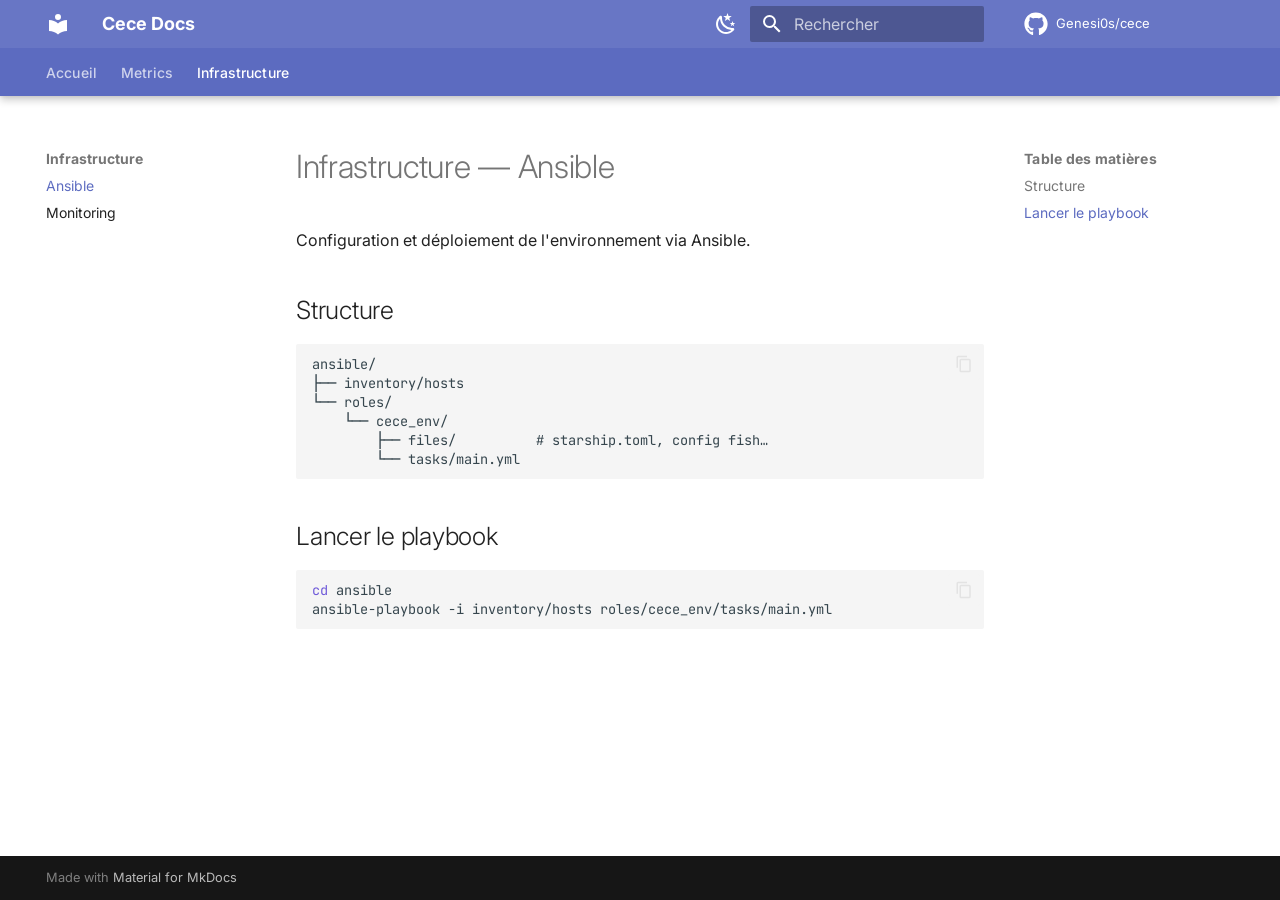
<file: infra/ansible/index.html>
<!doctype html>
<html lang="fr" class="no-js">
  <head>
    
      <meta charset="utf-8">
      <meta name="viewport" content="width=device-width,initial-scale=1">
      
        <meta name="description" content="Documentation du projet cece">
      
      
        <meta name="author" content="Cedric">
      
      
        <link rel="canonical" href="https://genesi0s.github.io/cece/infra/ansible/">
      
      
        <link rel="prev" href="../../metrics/frontend/">
      
      
        <link rel="next" href="../monitoring/">
      
      
        
      
      
      <link rel="icon" href="../../assets/images/favicon.png">
      <meta name="generator" content="mkdocs-1.6.1, mkdocs-material-9.7.7">
    
    
      
        <title>Ansible - Cece Docs</title>
      
    
    
      <link rel="stylesheet" href="../../assets/stylesheets/main.ec1eaa64.min.css">
      
        
        <link rel="stylesheet" href="../../assets/stylesheets/palette.ab4e12ef.min.css">
      
      


    
    
      
    
    
      
        
        
        <link rel="preconnect" href="https://fonts.gstatic.com" crossorigin>
        <link rel="stylesheet" href="https://fonts.googleapis.com/css?family=Inter:300,300i,400,400i,700,700i%7CJetBrains+Mono:400,400i,700,700i&display=fallback">
        <style>:root{--md-text-font:"Inter";--md-code-font:"JetBrains Mono"}</style>
      
    
    
      <link rel="stylesheet" href="../../stylesheets/extra.css">
    
    <script>__md_scope=new URL("../..",location),__md_hash=e=>[...e].reduce(((e,_)=>(e<<5)-e+_.charCodeAt(0)),0),__md_get=(e,_=localStorage,t=__md_scope)=>JSON.parse(_.getItem(t.pathname+"."+e)),__md_set=(e,_,t=localStorage,a=__md_scope)=>{try{t.setItem(a.pathname+"."+e,JSON.stringify(_))}catch(e){}}</script>
    
      

    
    
  </head>
  
  
    
    
      
    
    
    
    
    <body dir="ltr" data-md-color-scheme="default" data-md-color-primary="custom" data-md-color-accent="deep-purple">
  
    
    <input class="md-toggle" data-md-toggle="drawer" type="checkbox" id="__drawer" autocomplete="off">
    <input class="md-toggle" data-md-toggle="search" type="checkbox" id="__search" autocomplete="off">
    <label class="md-overlay" for="__drawer"></label>
    <div data-md-component="skip">
      
        
        <a href="#infrastructure-ansible" class="md-skip">
          Aller au contenu
        </a>
      
    </div>
    <div data-md-component="announce">
      
    </div>
    
    
      

  

<header class="md-header md-header--shadow md-header--lifted" data-md-component="header">
  <nav class="md-header__inner md-grid" aria-label="En-tête">
    <a href="../.." title="Cece Docs" class="md-header__button md-logo" aria-label="Cece Docs" data-md-component="logo">
      
  
  <svg xmlns="http://www.w3.org/2000/svg" viewBox="0 0 24 24"><path d="M12 8a3 3 0 0 0 3-3 3 3 0 0 0-3-3 3 3 0 0 0-3 3 3 3 0 0 0 3 3m0 3.54C9.64 9.35 6.5 8 3 8v11c3.5 0 6.64 1.35 9 3.54 2.36-2.19 5.5-3.54 9-3.54V8c-3.5 0-6.64 1.35-9 3.54"/></svg>

    </a>
    <label class="md-header__button md-icon" for="__drawer">
      
      <svg xmlns="http://www.w3.org/2000/svg" viewBox="0 0 24 24"><path d="M3 6h18v2H3zm0 5h18v2H3zm0 5h18v2H3z"/></svg>
    </label>
    <div class="md-header__title" data-md-component="header-title">
      <div class="md-header__ellipsis">
        <div class="md-header__topic">
          <span class="md-ellipsis">
            Cece Docs
          </span>
        </div>
        <div class="md-header__topic" data-md-component="header-topic">
          <span class="md-ellipsis">
            
              Ansible
            
          </span>
        </div>
      </div>
    </div>
    
      
        <form class="md-header__option" data-md-component="palette">
  
    
    
    
    <input class="md-option" data-md-color-media="" data-md-color-scheme="default" data-md-color-primary="custom" data-md-color-accent="deep-purple"  aria-label="Passer en mode sombre"  type="radio" name="__palette" id="__palette_0">
    
      <label class="md-header__button md-icon" title="Passer en mode sombre" for="__palette_1" hidden>
        <svg xmlns="http://www.w3.org/2000/svg" viewBox="0 0 24 24"><path d="m17.75 4.09-2.53 1.94.91 3.06-2.63-1.81-2.63 1.81.91-3.06-2.53-1.94L12.44 4l1.06-3 1.06 3zm3.5 6.91-1.64 1.25.59 1.98-1.7-1.17-1.7 1.17.59-1.98L15.75 11l2.06-.05L18.5 9l.69 1.95zm-2.28 4.95c.83-.08 1.72 1.1 1.19 1.85-.32.45-.66.87-1.08 1.27C15.17 23 8.84 23 4.94 19.07c-3.91-3.9-3.91-10.24 0-14.14.4-.4.82-.76 1.27-1.08.75-.53 1.93.36 1.85 1.19-.27 2.86.69 5.83 2.89 8.02a9.96 9.96 0 0 0 8.02 2.89m-1.64 2.02a12.08 12.08 0 0 1-7.8-3.47c-2.17-2.19-3.33-5-3.49-7.82-2.81 3.14-2.7 7.96.31 10.98 3.02 3.01 7.84 3.12 10.98.31"/></svg>
      </label>
    
  
    
    
    
    <input class="md-option" data-md-color-media="" data-md-color-scheme="slate" data-md-color-primary="custom" data-md-color-accent="deep-purple"  aria-label="Passer en mode clair"  type="radio" name="__palette" id="__palette_1">
    
      <label class="md-header__button md-icon" title="Passer en mode clair" for="__palette_0" hidden>
        <svg xmlns="http://www.w3.org/2000/svg" viewBox="0 0 24 24"><path d="M12 7a5 5 0 0 1 5 5 5 5 0 0 1-5 5 5 5 0 0 1-5-5 5 5 0 0 1 5-5m0 2a3 3 0 0 0-3 3 3 3 0 0 0 3 3 3 3 0 0 0 3-3 3 3 0 0 0-3-3m0-7 2.39 3.42C13.65 5.15 12.84 5 12 5s-1.65.15-2.39.42zM3.34 7l4.16-.35A7.2 7.2 0 0 0 5.94 8.5c-.44.74-.69 1.5-.83 2.29zm.02 10 1.76-3.77a7.131 7.131 0 0 0 2.38 4.14zM20.65 7l-1.77 3.79a7.02 7.02 0 0 0-2.38-4.15zm-.01 10-4.14.36c.59-.51 1.12-1.14 1.54-1.86.42-.73.69-1.5.83-2.29zM12 22l-2.41-3.44c.74.27 1.55.44 2.41.44.82 0 1.63-.17 2.37-.44z"/></svg>
      </label>
    
  
</form>
      
    
    
      <script>var palette=__md_get("__palette");if(palette&&palette.color){if("(prefers-color-scheme)"===palette.color.media){var media=matchMedia("(prefers-color-scheme: light)"),input=document.querySelector(media.matches?"[data-md-color-media='(prefers-color-scheme: light)']":"[data-md-color-media='(prefers-color-scheme: dark)']");palette.color.media=input.getAttribute("data-md-color-media"),palette.color.scheme=input.getAttribute("data-md-color-scheme"),palette.color.primary=input.getAttribute("data-md-color-primary"),palette.color.accent=input.getAttribute("data-md-color-accent")}for(var[key,value]of Object.entries(palette.color))document.body.setAttribute("data-md-color-"+key,value)}</script>
    
    
    
      
      
        <label class="md-header__button md-icon" for="__search">
          
          <svg xmlns="http://www.w3.org/2000/svg" viewBox="0 0 24 24"><path d="M9.5 3A6.5 6.5 0 0 1 16 9.5c0 1.61-.59 3.09-1.56 4.23l.27.27h.79l5 5-1.5 1.5-5-5v-.79l-.27-.27A6.52 6.52 0 0 1 9.5 16 6.5 6.5 0 0 1 3 9.5 6.5 6.5 0 0 1 9.5 3m0 2C7 5 5 7 5 9.5S7 14 9.5 14 14 12 14 9.5 12 5 9.5 5"/></svg>
        </label>
        <div class="md-search" data-md-component="search" role="dialog">
  <label class="md-search__overlay" for="__search"></label>
  <div class="md-search__inner" role="search">
    <form class="md-search__form" name="search">
      <input type="text" class="md-search__input" name="query" aria-label="Rechercher" placeholder="Rechercher" autocapitalize="off" autocorrect="off" autocomplete="off" spellcheck="false" data-md-component="search-query" required>
      <label class="md-search__icon md-icon" for="__search">
        
        <svg xmlns="http://www.w3.org/2000/svg" viewBox="0 0 24 24"><path d="M9.5 3A6.5 6.5 0 0 1 16 9.5c0 1.61-.59 3.09-1.56 4.23l.27.27h.79l5 5-1.5 1.5-5-5v-.79l-.27-.27A6.52 6.52 0 0 1 9.5 16 6.5 6.5 0 0 1 3 9.5 6.5 6.5 0 0 1 9.5 3m0 2C7 5 5 7 5 9.5S7 14 9.5 14 14 12 14 9.5 12 5 9.5 5"/></svg>
        
        <svg xmlns="http://www.w3.org/2000/svg" viewBox="0 0 24 24"><path d="M20 11v2H8l5.5 5.5-1.42 1.42L4.16 12l7.92-7.92L13.5 5.5 8 11z"/></svg>
      </label>
      <nav class="md-search__options" aria-label="Recherche">
        
          <a href="javascript:void(0)" class="md-search__icon md-icon" title="Partager" aria-label="Partager" data-clipboard data-clipboard-text="" data-md-component="search-share" tabindex="-1">
            
            <svg xmlns="http://www.w3.org/2000/svg" viewBox="0 0 24 24"><path d="M18 16.08c-.76 0-1.44.3-1.96.77L8.91 12.7c.05-.23.09-.46.09-.7s-.04-.47-.09-.7l7.05-4.11c.54.5 1.25.81 2.04.81a3 3 0 0 0 3-3 3 3 0 0 0-3-3 3 3 0 0 0-3 3c0 .24.04.47.09.7L8.04 9.81C7.5 9.31 6.79 9 6 9a3 3 0 0 0-3 3 3 3 0 0 0 3 3c.79 0 1.5-.31 2.04-.81l7.12 4.15c-.05.21-.08.43-.08.66 0 1.61 1.31 2.91 2.92 2.91s2.92-1.3 2.92-2.91A2.92 2.92 0 0 0 18 16.08"/></svg>
          </a>
        
        <button type="reset" class="md-search__icon md-icon" title="Effacer" aria-label="Effacer" tabindex="-1">
          
          <svg xmlns="http://www.w3.org/2000/svg" viewBox="0 0 24 24"><path d="M19 6.41 17.59 5 12 10.59 6.41 5 5 6.41 10.59 12 5 17.59 6.41 19 12 13.41 17.59 19 19 17.59 13.41 12z"/></svg>
        </button>
      </nav>
      
        <div class="md-search__suggest" data-md-component="search-suggest"></div>
      
    </form>
    <div class="md-search__output">
      <div class="md-search__scrollwrap" tabindex="0" data-md-scrollfix>
        <div class="md-search-result" data-md-component="search-result">
          <div class="md-search-result__meta">
            Initialisation de la recherche
          </div>
          <ol class="md-search-result__list" role="presentation"></ol>
        </div>
      </div>
    </div>
  </div>
</div>
      
    
    
      <div class="md-header__source">
        <a href="https://github.com/Genesi0s/cece" title="Aller au dépôt" class="md-source" data-md-component="source">
  <div class="md-source__icon md-icon">
    
    <svg xmlns="http://www.w3.org/2000/svg" viewBox="0 0 512 512"><!--! Font Awesome Free 7.1.0 by @fontawesome - https://fontawesome.com License - https://fontawesome.com/license/free (Icons: CC BY 4.0, Fonts: SIL OFL 1.1, Code: MIT License) Copyright 2025 Fonticons, Inc.--><path d="M173.9 397.4c0 2-2.3 3.6-5.2 3.6-3.3.3-5.6-1.3-5.6-3.6 0-2 2.3-3.6 5.2-3.6 3-.3 5.6 1.3 5.6 3.6m-31.1-4.5c-.7 2 1.3 4.3 4.3 4.9 2.6 1 5.6 0 6.2-2s-1.3-4.3-4.3-5.2c-2.6-.7-5.5.3-6.2 2.3m44.2-1.7c-2.9.7-4.9 2.6-4.6 4.9.3 2 2.9 3.3 5.9 2.6 2.9-.7 4.9-2.6 4.6-4.6-.3-1.9-3-3.2-5.9-2.9M252.8 8C114.1 8 8 113.3 8 252c0 110.9 69.8 205.8 169.5 239.2 12.8 2.3 17.3-5.6 17.3-12.1 0-6.2-.3-40.4-.3-61.4 0 0-70 15-84.7-29.8 0 0-11.4-29.1-27.8-36.6 0 0-22.9-15.7 1.6-15.4 0 0 24.9 2 38.6 25.8 21.9 38.6 58.6 27.5 72.9 20.9 2.3-16 8.8-27.1 16-33.7-55.9-6.2-112.3-14.3-112.3-110.5 0-27.5 7.6-41.3 23.6-58.9-2.6-6.5-11.1-33.3 2.6-67.9 20.9-6.5 69 27 69 27 20-5.6 41.5-8.5 62.8-8.5s42.8 2.9 62.8 8.5c0 0 48.1-33.6 69-27 13.7 34.7 5.2 61.4 2.6 67.9 16 17.7 25.8 31.5 25.8 58.9 0 96.5-58.9 104.2-114.8 110.5 9.2 7.9 17 22.9 17 46.4 0 33.7-.3 75.4-.3 83.6 0 6.5 4.6 14.4 17.3 12.1C436.2 457.8 504 362.9 504 252 504 113.3 391.5 8 252.8 8M105.2 352.9c-1.3 1-1 3.3.7 5.2 1.6 1.6 3.9 2.3 5.2 1 1.3-1 1-3.3-.7-5.2-1.6-1.6-3.9-2.3-5.2-1m-10.8-8.1c-.7 1.3.3 2.9 2.3 3.9 1.6 1 3.6.7 4.3-.7.7-1.3-.3-2.9-2.3-3.9-2-.6-3.6-.3-4.3.7m32.4 35.6c-1.6 1.3-1 4.3 1.3 6.2 2.3 2.3 5.2 2.6 6.5 1 1.3-1.3.7-4.3-1.3-6.2-2.2-2.3-5.2-2.6-6.5-1m-11.4-14.7c-1.6 1-1.6 3.6 0 5.9s4.3 3.3 5.6 2.3c1.6-1.3 1.6-3.9 0-6.2-1.4-2.3-4-3.3-5.6-2"/></svg>
  </div>
  <div class="md-source__repository">
    Genesi0s/cece
  </div>
</a>
      </div>
    
  </nav>
  
    
      
<nav class="md-tabs" aria-label="Onglets" data-md-component="tabs">
  <div class="md-grid">
    <ul class="md-tabs__list">
      
        
  
  
  
  
    <li class="md-tabs__item">
      <a href="../.." class="md-tabs__link">
        
  
  
    
  
  Accueil

      </a>
    </li>
  

      
        
  
  
  
  
    
    
      <li class="md-tabs__item">
        <a href="../../metrics/" class="md-tabs__link">
          
  
  
  Metrics

        </a>
      </li>
    
  

      
        
  
  
  
    
  
  
    
    
      <li class="md-tabs__item md-tabs__item--active">
        <a href="./" class="md-tabs__link">
          
  
  
  Infrastructure

        </a>
      </li>
    
  

      
    </ul>
  </div>
</nav>
    
  
</header>
    
    <div class="md-container" data-md-component="container">
      
      
        
      
      <main class="md-main" data-md-component="main">
        <div class="md-main__inner md-grid">
          
            
              
              <div class="md-sidebar md-sidebar--primary" data-md-component="sidebar" data-md-type="navigation" >
                <div class="md-sidebar__scrollwrap">
                  <div class="md-sidebar__inner">
                    


  


<nav class="md-nav md-nav--primary md-nav--lifted" aria-label="Navigation" data-md-level="0">
  <label class="md-nav__title" for="__drawer">
    <a href="../.." title="Cece Docs" class="md-nav__button md-logo" aria-label="Cece Docs" data-md-component="logo">
      
  
  <svg xmlns="http://www.w3.org/2000/svg" viewBox="0 0 24 24"><path d="M12 8a3 3 0 0 0 3-3 3 3 0 0 0-3-3 3 3 0 0 0-3 3 3 3 0 0 0 3 3m0 3.54C9.64 9.35 6.5 8 3 8v11c3.5 0 6.64 1.35 9 3.54 2.36-2.19 5.5-3.54 9-3.54V8c-3.5 0-6.64 1.35-9 3.54"/></svg>

    </a>
    Cece Docs
  </label>
  
    <div class="md-nav__source">
      <a href="https://github.com/Genesi0s/cece" title="Aller au dépôt" class="md-source" data-md-component="source">
  <div class="md-source__icon md-icon">
    
    <svg xmlns="http://www.w3.org/2000/svg" viewBox="0 0 512 512"><!--! Font Awesome Free 7.1.0 by @fontawesome - https://fontawesome.com License - https://fontawesome.com/license/free (Icons: CC BY 4.0, Fonts: SIL OFL 1.1, Code: MIT License) Copyright 2025 Fonticons, Inc.--><path d="M173.9 397.4c0 2-2.3 3.6-5.2 3.6-3.3.3-5.6-1.3-5.6-3.6 0-2 2.3-3.6 5.2-3.6 3-.3 5.6 1.3 5.6 3.6m-31.1-4.5c-.7 2 1.3 4.3 4.3 4.9 2.6 1 5.6 0 6.2-2s-1.3-4.3-4.3-5.2c-2.6-.7-5.5.3-6.2 2.3m44.2-1.7c-2.9.7-4.9 2.6-4.6 4.9.3 2 2.9 3.3 5.9 2.6 2.9-.7 4.9-2.6 4.6-4.6-.3-1.9-3-3.2-5.9-2.9M252.8 8C114.1 8 8 113.3 8 252c0 110.9 69.8 205.8 169.5 239.2 12.8 2.3 17.3-5.6 17.3-12.1 0-6.2-.3-40.4-.3-61.4 0 0-70 15-84.7-29.8 0 0-11.4-29.1-27.8-36.6 0 0-22.9-15.7 1.6-15.4 0 0 24.9 2 38.6 25.8 21.9 38.6 58.6 27.5 72.9 20.9 2.3-16 8.8-27.1 16-33.7-55.9-6.2-112.3-14.3-112.3-110.5 0-27.5 7.6-41.3 23.6-58.9-2.6-6.5-11.1-33.3 2.6-67.9 20.9-6.5 69 27 69 27 20-5.6 41.5-8.5 62.8-8.5s42.8 2.9 62.8 8.5c0 0 48.1-33.6 69-27 13.7 34.7 5.2 61.4 2.6 67.9 16 17.7 25.8 31.5 25.8 58.9 0 96.5-58.9 104.2-114.8 110.5 9.2 7.9 17 22.9 17 46.4 0 33.7-.3 75.4-.3 83.6 0 6.5 4.6 14.4 17.3 12.1C436.2 457.8 504 362.9 504 252 504 113.3 391.5 8 252.8 8M105.2 352.9c-1.3 1-1 3.3.7 5.2 1.6 1.6 3.9 2.3 5.2 1 1.3-1 1-3.3-.7-5.2-1.6-1.6-3.9-2.3-5.2-1m-10.8-8.1c-.7 1.3.3 2.9 2.3 3.9 1.6 1 3.6.7 4.3-.7.7-1.3-.3-2.9-2.3-3.9-2-.6-3.6-.3-4.3.7m32.4 35.6c-1.6 1.3-1 4.3 1.3 6.2 2.3 2.3 5.2 2.6 6.5 1 1.3-1.3.7-4.3-1.3-6.2-2.2-2.3-5.2-2.6-6.5-1m-11.4-14.7c-1.6 1-1.6 3.6 0 5.9s4.3 3.3 5.6 2.3c1.6-1.3 1.6-3.9 0-6.2-1.4-2.3-4-3.3-5.6-2"/></svg>
  </div>
  <div class="md-source__repository">
    Genesi0s/cece
  </div>
</a>
    </div>
  
  <ul class="md-nav__list" data-md-scrollfix>
    
      
      
  
  
  
  
    <li class="md-nav__item">
      <a href="../.." class="md-nav__link">
        
  
  
  <span class="md-ellipsis">
    
  
    Accueil
  

    
  </span>
  
  

      </a>
    </li>
  

    
      
      
  
  
  
  
    
    
    
    
      
      
        
      
    
    
    <li class="md-nav__item md-nav__item--nested">
      
        
        
        <input class="md-nav__toggle md-toggle " type="checkbox" id="__nav_2" >
        
          
          <label class="md-nav__link" for="__nav_2" id="__nav_2_label" tabindex="0">
            
  
  
  <span class="md-ellipsis">
    
  
    Metrics
  

    
  </span>
  
  

            <span class="md-nav__icon md-icon"></span>
          </label>
        
        <nav class="md-nav" data-md-level="1" aria-labelledby="__nav_2_label" aria-expanded="false">
          <label class="md-nav__title" for="__nav_2">
            <span class="md-nav__icon md-icon"></span>
            
  
    Metrics
  

          </label>
          <ul class="md-nav__list" data-md-scrollfix>
            
              
                
  
  
  
  
    <li class="md-nav__item">
      <a href="../../metrics/" class="md-nav__link">
        
  
  
  <span class="md-ellipsis">
    
  
    Présentation
  

    
  </span>
  
  

      </a>
    </li>
  

              
            
              
                
  
  
  
  
    <li class="md-nav__item">
      <a href="../../metrics/backend/" class="md-nav__link">
        
  
  
  <span class="md-ellipsis">
    
  
    Backend
  

    
  </span>
  
  

      </a>
    </li>
  

              
            
              
                
  
  
  
  
    <li class="md-nav__item">
      <a href="../../metrics/frontend/" class="md-nav__link">
        
  
  
  <span class="md-ellipsis">
    
  
    Frontend
  

    
  </span>
  
  

      </a>
    </li>
  

              
            
          </ul>
        </nav>
      
    </li>
  

    
      
      
  
  
    
  
  
  
    
    
    
    
      
        
        
      
      
        
      
    
    
    <li class="md-nav__item md-nav__item--active md-nav__item--section md-nav__item--nested">
      
        
        
        <input class="md-nav__toggle md-toggle " type="checkbox" id="__nav_3" checked>
        
          
          <label class="md-nav__link" for="__nav_3" id="__nav_3_label" tabindex="">
            
  
  
  <span class="md-ellipsis">
    
  
    Infrastructure
  

    
  </span>
  
  

            <span class="md-nav__icon md-icon"></span>
          </label>
        
        <nav class="md-nav" data-md-level="1" aria-labelledby="__nav_3_label" aria-expanded="true">
          <label class="md-nav__title" for="__nav_3">
            <span class="md-nav__icon md-icon"></span>
            
  
    Infrastructure
  

          </label>
          <ul class="md-nav__list" data-md-scrollfix>
            
              
                
  
  
    
  
  
  
    <li class="md-nav__item md-nav__item--active">
      
      <input class="md-nav__toggle md-toggle" type="checkbox" id="__toc">
      
      
        
      
      
        <label class="md-nav__link md-nav__link--active" for="__toc">
          
  
  
  <span class="md-ellipsis">
    
  
    Ansible
  

    
  </span>
  
  

          <span class="md-nav__icon md-icon"></span>
        </label>
      
      <a href="./" class="md-nav__link md-nav__link--active">
        
  
  
  <span class="md-ellipsis">
    
  
    Ansible
  

    
  </span>
  
  

      </a>
      
        

<nav class="md-nav md-nav--secondary" aria-label="Table des matières">
  
  
  
    
  
  
    <label class="md-nav__title" for="__toc">
      <span class="md-nav__icon md-icon"></span>
      Table des matières
    </label>
    <ul class="md-nav__list" data-md-component="toc" data-md-scrollfix>
      
        <li class="md-nav__item">
  <a href="#structure" class="md-nav__link">
    <span class="md-ellipsis">
      
        Structure
      
    </span>
  </a>
  
</li>
      
        <li class="md-nav__item">
  <a href="#lancer-le-playbook" class="md-nav__link">
    <span class="md-ellipsis">
      
        Lancer le playbook
      
    </span>
  </a>
  
</li>
      
    </ul>
  
</nav>
      
    </li>
  

              
            
              
                
  
  
  
  
    <li class="md-nav__item">
      <a href="../monitoring/" class="md-nav__link">
        
  
  
  <span class="md-ellipsis">
    
  
    Monitoring
  

    
  </span>
  
  

      </a>
    </li>
  

              
            
          </ul>
        </nav>
      
    </li>
  

    
  </ul>
</nav>
                  </div>
                </div>
              </div>
            
            
              
              <div class="md-sidebar md-sidebar--secondary" data-md-component="sidebar" data-md-type="toc" >
                <div class="md-sidebar__scrollwrap">
                  <div class="md-sidebar__inner">
                    

<nav class="md-nav md-nav--secondary" aria-label="Table des matières">
  
  
  
    
  
  
    <label class="md-nav__title" for="__toc">
      <span class="md-nav__icon md-icon"></span>
      Table des matières
    </label>
    <ul class="md-nav__list" data-md-component="toc" data-md-scrollfix>
      
        <li class="md-nav__item">
  <a href="#structure" class="md-nav__link">
    <span class="md-ellipsis">
      
        Structure
      
    </span>
  </a>
  
</li>
      
        <li class="md-nav__item">
  <a href="#lancer-le-playbook" class="md-nav__link">
    <span class="md-ellipsis">
      
        Lancer le playbook
      
    </span>
  </a>
  
</li>
      
    </ul>
  
</nav>
                  </div>
                </div>
              </div>
            
          
          
            <div class="md-content" data-md-component="content">
              
              <article class="md-content__inner md-typeset">
                
                  


  
  


<h1 id="infrastructure-ansible">Infrastructure — Ansible</h1>
<p>Configuration et déploiement de l'environnement via Ansible.</p>
<h2 id="structure">Structure</h2>
<div class="highlight"><pre><span></span><code><a id="__codelineno-0-1" name="__codelineno-0-1" href="#__codelineno-0-1"></a>ansible/
<a id="__codelineno-0-2" name="__codelineno-0-2" href="#__codelineno-0-2"></a>├── inventory/hosts
<a id="__codelineno-0-3" name="__codelineno-0-3" href="#__codelineno-0-3"></a>└── roles/
<a id="__codelineno-0-4" name="__codelineno-0-4" href="#__codelineno-0-4"></a>    └── cece_env/
<a id="__codelineno-0-5" name="__codelineno-0-5" href="#__codelineno-0-5"></a>        ├── files/          # starship.toml, config fish…
<a id="__codelineno-0-6" name="__codelineno-0-6" href="#__codelineno-0-6"></a>        └── tasks/main.yml
</code></pre></div>
<h2 id="lancer-le-playbook">Lancer le playbook</h2>
<div class="highlight"><pre><span></span><code><a id="__codelineno-1-1" name="__codelineno-1-1" href="#__codelineno-1-1"></a><span class="nb">cd</span><span class="w"> </span>ansible
<a id="__codelineno-1-2" name="__codelineno-1-2" href="#__codelineno-1-2"></a>ansible-playbook<span class="w"> </span>-i<span class="w"> </span>inventory/hosts<span class="w"> </span>roles/cece_env/tasks/main.yml
</code></pre></div>












                
              </article>
            </div>
          
          
<script>var target=document.getElementById(location.hash.slice(1));target&&target.name&&(target.checked=target.name.startsWith("__tabbed_"))</script>
        </div>
        
          <button type="button" class="md-top md-icon" data-md-component="top" hidden>
  
  <svg xmlns="http://www.w3.org/2000/svg" viewBox="0 0 24 24"><path d="M13 20h-2V8l-5.5 5.5-1.42-1.42L12 4.16l7.92 7.92-1.42 1.42L13 8z"/></svg>
  Retour en haut de la page
</button>
        
      </main>
      
        <footer class="md-footer">
  
  <div class="md-footer-meta md-typeset">
    <div class="md-footer-meta__inner md-grid">
      <div class="md-copyright">
  
  
    Made with
    <a href="https://squidfunk.github.io/mkdocs-material/" target="_blank" rel="noopener">
      Material for MkDocs
    </a>
  
</div>
      
    </div>
  </div>
</footer>
      
    </div>
    <div class="md-dialog" data-md-component="dialog">
      <div class="md-dialog__inner md-typeset"></div>
    </div>
    
    
    
      
      
      <script id="__config" type="application/json">{"annotate": null, "base": "../..", "features": ["navigation.tabs", "navigation.tabs.sticky", "navigation.sections", "navigation.top", "navigation.instant", "navigation.tracking", "search.highlight", "search.suggest", "search.share", "content.code.copy", "content.code.annotate", "toc.follow"], "search": "../../assets/javascripts/workers/search.2c215733.min.js", "tags": null, "translations": {"clipboard.copied": "Copi\u00e9 dans le presse-papier", "clipboard.copy": "Copier dans le presse-papier", "search.result.more.one": "1 de plus sur cette page", "search.result.more.other": "# de plus sur cette page", "search.result.none": "Aucun document trouv\u00e9", "search.result.one": "1 document trouv\u00e9", "search.result.other": "# documents trouv\u00e9s", "search.result.placeholder": "Taper pour d\u00e9marrer la recherche", "search.result.term.missing": "Non trouv\u00e9", "select.version": "S\u00e9lectionner la version"}, "version": null}</script>
    
    
      <script src="../../assets/javascripts/bundle.d7400e89.min.js"></script>
      
    
  </body>
</html>
</file>
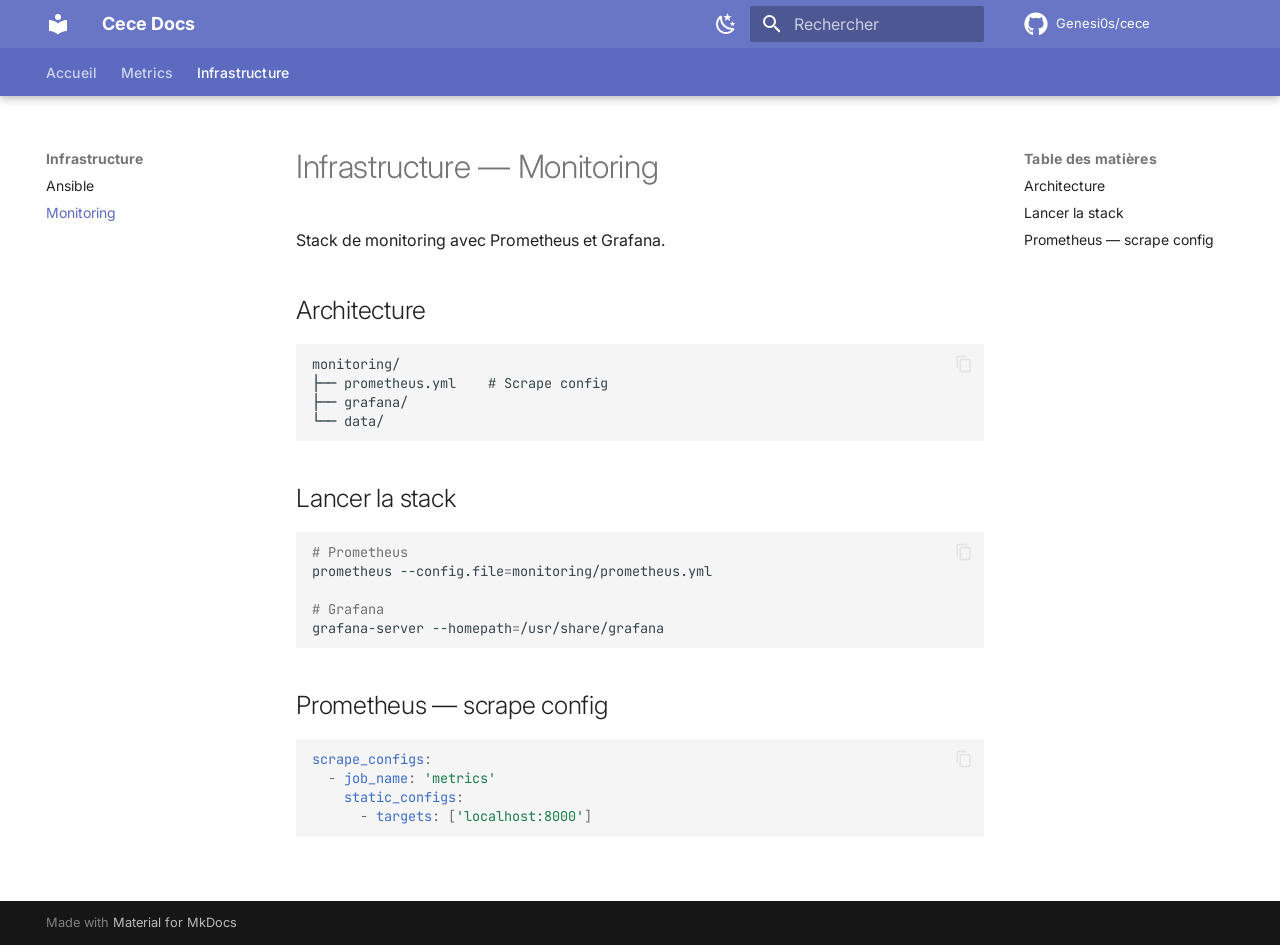
<file: infra/monitoring/index.html>
<!doctype html>
<html lang="fr" class="no-js">
  <head>
    
      <meta charset="utf-8">
      <meta name="viewport" content="width=device-width,initial-scale=1">
      
        <meta name="description" content="Documentation du projet cece">
      
      
        <meta name="author" content="Cedric">
      
      
        <link rel="canonical" href="https://genesi0s.github.io/cece/infra/monitoring/">
      
      
        <link rel="prev" href="../ansible/">
      
      
      
        
      
      
      <link rel="icon" href="../../assets/images/favicon.png">
      <meta name="generator" content="mkdocs-1.6.1, mkdocs-material-9.7.7">
    
    
      
        <title>Monitoring - Cece Docs</title>
      
    
    
      <link rel="stylesheet" href="../../assets/stylesheets/main.ec1eaa64.min.css">
      
        
        <link rel="stylesheet" href="../../assets/stylesheets/palette.ab4e12ef.min.css">
      
      


    
    
      
    
    
      
        
        
        <link rel="preconnect" href="https://fonts.gstatic.com" crossorigin>
        <link rel="stylesheet" href="https://fonts.googleapis.com/css?family=Inter:300,300i,400,400i,700,700i%7CJetBrains+Mono:400,400i,700,700i&display=fallback">
        <style>:root{--md-text-font:"Inter";--md-code-font:"JetBrains Mono"}</style>
      
    
    
      <link rel="stylesheet" href="../../stylesheets/extra.css">
    
    <script>__md_scope=new URL("../..",location),__md_hash=e=>[...e].reduce(((e,_)=>(e<<5)-e+_.charCodeAt(0)),0),__md_get=(e,_=localStorage,t=__md_scope)=>JSON.parse(_.getItem(t.pathname+"."+e)),__md_set=(e,_,t=localStorage,a=__md_scope)=>{try{t.setItem(a.pathname+"."+e,JSON.stringify(_))}catch(e){}}</script>
    
      

    
    
  </head>
  
  
    
    
      
    
    
    
    
    <body dir="ltr" data-md-color-scheme="default" data-md-color-primary="custom" data-md-color-accent="deep-purple">
  
    
    <input class="md-toggle" data-md-toggle="drawer" type="checkbox" id="__drawer" autocomplete="off">
    <input class="md-toggle" data-md-toggle="search" type="checkbox" id="__search" autocomplete="off">
    <label class="md-overlay" for="__drawer"></label>
    <div data-md-component="skip">
      
        
        <a href="#infrastructure-monitoring" class="md-skip">
          Aller au contenu
        </a>
      
    </div>
    <div data-md-component="announce">
      
    </div>
    
    
      

  

<header class="md-header md-header--shadow md-header--lifted" data-md-component="header">
  <nav class="md-header__inner md-grid" aria-label="En-tête">
    <a href="../.." title="Cece Docs" class="md-header__button md-logo" aria-label="Cece Docs" data-md-component="logo">
      
  
  <svg xmlns="http://www.w3.org/2000/svg" viewBox="0 0 24 24"><path d="M12 8a3 3 0 0 0 3-3 3 3 0 0 0-3-3 3 3 0 0 0-3 3 3 3 0 0 0 3 3m0 3.54C9.64 9.35 6.5 8 3 8v11c3.5 0 6.64 1.35 9 3.54 2.36-2.19 5.5-3.54 9-3.54V8c-3.5 0-6.64 1.35-9 3.54"/></svg>

    </a>
    <label class="md-header__button md-icon" for="__drawer">
      
      <svg xmlns="http://www.w3.org/2000/svg" viewBox="0 0 24 24"><path d="M3 6h18v2H3zm0 5h18v2H3zm0 5h18v2H3z"/></svg>
    </label>
    <div class="md-header__title" data-md-component="header-title">
      <div class="md-header__ellipsis">
        <div class="md-header__topic">
          <span class="md-ellipsis">
            Cece Docs
          </span>
        </div>
        <div class="md-header__topic" data-md-component="header-topic">
          <span class="md-ellipsis">
            
              Monitoring
            
          </span>
        </div>
      </div>
    </div>
    
      
        <form class="md-header__option" data-md-component="palette">
  
    
    
    
    <input class="md-option" data-md-color-media="" data-md-color-scheme="default" data-md-color-primary="custom" data-md-color-accent="deep-purple"  aria-label="Passer en mode sombre"  type="radio" name="__palette" id="__palette_0">
    
      <label class="md-header__button md-icon" title="Passer en mode sombre" for="__palette_1" hidden>
        <svg xmlns="http://www.w3.org/2000/svg" viewBox="0 0 24 24"><path d="m17.75 4.09-2.53 1.94.91 3.06-2.63-1.81-2.63 1.81.91-3.06-2.53-1.94L12.44 4l1.06-3 1.06 3zm3.5 6.91-1.64 1.25.59 1.98-1.7-1.17-1.7 1.17.59-1.98L15.75 11l2.06-.05L18.5 9l.69 1.95zm-2.28 4.95c.83-.08 1.72 1.1 1.19 1.85-.32.45-.66.87-1.08 1.27C15.17 23 8.84 23 4.94 19.07c-3.91-3.9-3.91-10.24 0-14.14.4-.4.82-.76 1.27-1.08.75-.53 1.93.36 1.85 1.19-.27 2.86.69 5.83 2.89 8.02a9.96 9.96 0 0 0 8.02 2.89m-1.64 2.02a12.08 12.08 0 0 1-7.8-3.47c-2.17-2.19-3.33-5-3.49-7.82-2.81 3.14-2.7 7.96.31 10.98 3.02 3.01 7.84 3.12 10.98.31"/></svg>
      </label>
    
  
    
    
    
    <input class="md-option" data-md-color-media="" data-md-color-scheme="slate" data-md-color-primary="custom" data-md-color-accent="deep-purple"  aria-label="Passer en mode clair"  type="radio" name="__palette" id="__palette_1">
    
      <label class="md-header__button md-icon" title="Passer en mode clair" for="__palette_0" hidden>
        <svg xmlns="http://www.w3.org/2000/svg" viewBox="0 0 24 24"><path d="M12 7a5 5 0 0 1 5 5 5 5 0 0 1-5 5 5 5 0 0 1-5-5 5 5 0 0 1 5-5m0 2a3 3 0 0 0-3 3 3 3 0 0 0 3 3 3 3 0 0 0 3-3 3 3 0 0 0-3-3m0-7 2.39 3.42C13.65 5.15 12.84 5 12 5s-1.65.15-2.39.42zM3.34 7l4.16-.35A7.2 7.2 0 0 0 5.94 8.5c-.44.74-.69 1.5-.83 2.29zm.02 10 1.76-3.77a7.131 7.131 0 0 0 2.38 4.14zM20.65 7l-1.77 3.79a7.02 7.02 0 0 0-2.38-4.15zm-.01 10-4.14.36c.59-.51 1.12-1.14 1.54-1.86.42-.73.69-1.5.83-2.29zM12 22l-2.41-3.44c.74.27 1.55.44 2.41.44.82 0 1.63-.17 2.37-.44z"/></svg>
      </label>
    
  
</form>
      
    
    
      <script>var palette=__md_get("__palette");if(palette&&palette.color){if("(prefers-color-scheme)"===palette.color.media){var media=matchMedia("(prefers-color-scheme: light)"),input=document.querySelector(media.matches?"[data-md-color-media='(prefers-color-scheme: light)']":"[data-md-color-media='(prefers-color-scheme: dark)']");palette.color.media=input.getAttribute("data-md-color-media"),palette.color.scheme=input.getAttribute("data-md-color-scheme"),palette.color.primary=input.getAttribute("data-md-color-primary"),palette.color.accent=input.getAttribute("data-md-color-accent")}for(var[key,value]of Object.entries(palette.color))document.body.setAttribute("data-md-color-"+key,value)}</script>
    
    
    
      
      
        <label class="md-header__button md-icon" for="__search">
          
          <svg xmlns="http://www.w3.org/2000/svg" viewBox="0 0 24 24"><path d="M9.5 3A6.5 6.5 0 0 1 16 9.5c0 1.61-.59 3.09-1.56 4.23l.27.27h.79l5 5-1.5 1.5-5-5v-.79l-.27-.27A6.52 6.52 0 0 1 9.5 16 6.5 6.5 0 0 1 3 9.5 6.5 6.5 0 0 1 9.5 3m0 2C7 5 5 7 5 9.5S7 14 9.5 14 14 12 14 9.5 12 5 9.5 5"/></svg>
        </label>
        <div class="md-search" data-md-component="search" role="dialog">
  <label class="md-search__overlay" for="__search"></label>
  <div class="md-search__inner" role="search">
    <form class="md-search__form" name="search">
      <input type="text" class="md-search__input" name="query" aria-label="Rechercher" placeholder="Rechercher" autocapitalize="off" autocorrect="off" autocomplete="off" spellcheck="false" data-md-component="search-query" required>
      <label class="md-search__icon md-icon" for="__search">
        
        <svg xmlns="http://www.w3.org/2000/svg" viewBox="0 0 24 24"><path d="M9.5 3A6.5 6.5 0 0 1 16 9.5c0 1.61-.59 3.09-1.56 4.23l.27.27h.79l5 5-1.5 1.5-5-5v-.79l-.27-.27A6.52 6.52 0 0 1 9.5 16 6.5 6.5 0 0 1 3 9.5 6.5 6.5 0 0 1 9.5 3m0 2C7 5 5 7 5 9.5S7 14 9.5 14 14 12 14 9.5 12 5 9.5 5"/></svg>
        
        <svg xmlns="http://www.w3.org/2000/svg" viewBox="0 0 24 24"><path d="M20 11v2H8l5.5 5.5-1.42 1.42L4.16 12l7.92-7.92L13.5 5.5 8 11z"/></svg>
      </label>
      <nav class="md-search__options" aria-label="Recherche">
        
          <a href="javascript:void(0)" class="md-search__icon md-icon" title="Partager" aria-label="Partager" data-clipboard data-clipboard-text="" data-md-component="search-share" tabindex="-1">
            
            <svg xmlns="http://www.w3.org/2000/svg" viewBox="0 0 24 24"><path d="M18 16.08c-.76 0-1.44.3-1.96.77L8.91 12.7c.05-.23.09-.46.09-.7s-.04-.47-.09-.7l7.05-4.11c.54.5 1.25.81 2.04.81a3 3 0 0 0 3-3 3 3 0 0 0-3-3 3 3 0 0 0-3 3c0 .24.04.47.09.7L8.04 9.81C7.5 9.31 6.79 9 6 9a3 3 0 0 0-3 3 3 3 0 0 0 3 3c.79 0 1.5-.31 2.04-.81l7.12 4.15c-.05.21-.08.43-.08.66 0 1.61 1.31 2.91 2.92 2.91s2.92-1.3 2.92-2.91A2.92 2.92 0 0 0 18 16.08"/></svg>
          </a>
        
        <button type="reset" class="md-search__icon md-icon" title="Effacer" aria-label="Effacer" tabindex="-1">
          
          <svg xmlns="http://www.w3.org/2000/svg" viewBox="0 0 24 24"><path d="M19 6.41 17.59 5 12 10.59 6.41 5 5 6.41 10.59 12 5 17.59 6.41 19 12 13.41 17.59 19 19 17.59 13.41 12z"/></svg>
        </button>
      </nav>
      
        <div class="md-search__suggest" data-md-component="search-suggest"></div>
      
    </form>
    <div class="md-search__output">
      <div class="md-search__scrollwrap" tabindex="0" data-md-scrollfix>
        <div class="md-search-result" data-md-component="search-result">
          <div class="md-search-result__meta">
            Initialisation de la recherche
          </div>
          <ol class="md-search-result__list" role="presentation"></ol>
        </div>
      </div>
    </div>
  </div>
</div>
      
    
    
      <div class="md-header__source">
        <a href="https://github.com/Genesi0s/cece" title="Aller au dépôt" class="md-source" data-md-component="source">
  <div class="md-source__icon md-icon">
    
    <svg xmlns="http://www.w3.org/2000/svg" viewBox="0 0 512 512"><!--! Font Awesome Free 7.1.0 by @fontawesome - https://fontawesome.com License - https://fontawesome.com/license/free (Icons: CC BY 4.0, Fonts: SIL OFL 1.1, Code: MIT License) Copyright 2025 Fonticons, Inc.--><path d="M173.9 397.4c0 2-2.3 3.6-5.2 3.6-3.3.3-5.6-1.3-5.6-3.6 0-2 2.3-3.6 5.2-3.6 3-.3 5.6 1.3 5.6 3.6m-31.1-4.5c-.7 2 1.3 4.3 4.3 4.9 2.6 1 5.6 0 6.2-2s-1.3-4.3-4.3-5.2c-2.6-.7-5.5.3-6.2 2.3m44.2-1.7c-2.9.7-4.9 2.6-4.6 4.9.3 2 2.9 3.3 5.9 2.6 2.9-.7 4.9-2.6 4.6-4.6-.3-1.9-3-3.2-5.9-2.9M252.8 8C114.1 8 8 113.3 8 252c0 110.9 69.8 205.8 169.5 239.2 12.8 2.3 17.3-5.6 17.3-12.1 0-6.2-.3-40.4-.3-61.4 0 0-70 15-84.7-29.8 0 0-11.4-29.1-27.8-36.6 0 0-22.9-15.7 1.6-15.4 0 0 24.9 2 38.6 25.8 21.9 38.6 58.6 27.5 72.9 20.9 2.3-16 8.8-27.1 16-33.7-55.9-6.2-112.3-14.3-112.3-110.5 0-27.5 7.6-41.3 23.6-58.9-2.6-6.5-11.1-33.3 2.6-67.9 20.9-6.5 69 27 69 27 20-5.6 41.5-8.5 62.8-8.5s42.8 2.9 62.8 8.5c0 0 48.1-33.6 69-27 13.7 34.7 5.2 61.4 2.6 67.9 16 17.7 25.8 31.5 25.8 58.9 0 96.5-58.9 104.2-114.8 110.5 9.2 7.9 17 22.9 17 46.4 0 33.7-.3 75.4-.3 83.6 0 6.5 4.6 14.4 17.3 12.1C436.2 457.8 504 362.9 504 252 504 113.3 391.5 8 252.8 8M105.2 352.9c-1.3 1-1 3.3.7 5.2 1.6 1.6 3.9 2.3 5.2 1 1.3-1 1-3.3-.7-5.2-1.6-1.6-3.9-2.3-5.2-1m-10.8-8.1c-.7 1.3.3 2.9 2.3 3.9 1.6 1 3.6.7 4.3-.7.7-1.3-.3-2.9-2.3-3.9-2-.6-3.6-.3-4.3.7m32.4 35.6c-1.6 1.3-1 4.3 1.3 6.2 2.3 2.3 5.2 2.6 6.5 1 1.3-1.3.7-4.3-1.3-6.2-2.2-2.3-5.2-2.6-6.5-1m-11.4-14.7c-1.6 1-1.6 3.6 0 5.9s4.3 3.3 5.6 2.3c1.6-1.3 1.6-3.9 0-6.2-1.4-2.3-4-3.3-5.6-2"/></svg>
  </div>
  <div class="md-source__repository">
    Genesi0s/cece
  </div>
</a>
      </div>
    
  </nav>
  
    
      
<nav class="md-tabs" aria-label="Onglets" data-md-component="tabs">
  <div class="md-grid">
    <ul class="md-tabs__list">
      
        
  
  
  
  
    <li class="md-tabs__item">
      <a href="../.." class="md-tabs__link">
        
  
  
    
  
  Accueil

      </a>
    </li>
  

      
        
  
  
  
  
    
    
      <li class="md-tabs__item">
        <a href="../../metrics/" class="md-tabs__link">
          
  
  
  Metrics

        </a>
      </li>
    
  

      
        
  
  
  
    
  
  
    
    
      <li class="md-tabs__item md-tabs__item--active">
        <a href="../ansible/" class="md-tabs__link">
          
  
  
  Infrastructure

        </a>
      </li>
    
  

      
    </ul>
  </div>
</nav>
    
  
</header>
    
    <div class="md-container" data-md-component="container">
      
      
        
      
      <main class="md-main" data-md-component="main">
        <div class="md-main__inner md-grid">
          
            
              
              <div class="md-sidebar md-sidebar--primary" data-md-component="sidebar" data-md-type="navigation" >
                <div class="md-sidebar__scrollwrap">
                  <div class="md-sidebar__inner">
                    


  


<nav class="md-nav md-nav--primary md-nav--lifted" aria-label="Navigation" data-md-level="0">
  <label class="md-nav__title" for="__drawer">
    <a href="../.." title="Cece Docs" class="md-nav__button md-logo" aria-label="Cece Docs" data-md-component="logo">
      
  
  <svg xmlns="http://www.w3.org/2000/svg" viewBox="0 0 24 24"><path d="M12 8a3 3 0 0 0 3-3 3 3 0 0 0-3-3 3 3 0 0 0-3 3 3 3 0 0 0 3 3m0 3.54C9.64 9.35 6.5 8 3 8v11c3.5 0 6.64 1.35 9 3.54 2.36-2.19 5.5-3.54 9-3.54V8c-3.5 0-6.64 1.35-9 3.54"/></svg>

    </a>
    Cece Docs
  </label>
  
    <div class="md-nav__source">
      <a href="https://github.com/Genesi0s/cece" title="Aller au dépôt" class="md-source" data-md-component="source">
  <div class="md-source__icon md-icon">
    
    <svg xmlns="http://www.w3.org/2000/svg" viewBox="0 0 512 512"><!--! Font Awesome Free 7.1.0 by @fontawesome - https://fontawesome.com License - https://fontawesome.com/license/free (Icons: CC BY 4.0, Fonts: SIL OFL 1.1, Code: MIT License) Copyright 2025 Fonticons, Inc.--><path d="M173.9 397.4c0 2-2.3 3.6-5.2 3.6-3.3.3-5.6-1.3-5.6-3.6 0-2 2.3-3.6 5.2-3.6 3-.3 5.6 1.3 5.6 3.6m-31.1-4.5c-.7 2 1.3 4.3 4.3 4.9 2.6 1 5.6 0 6.2-2s-1.3-4.3-4.3-5.2c-2.6-.7-5.5.3-6.2 2.3m44.2-1.7c-2.9.7-4.9 2.6-4.6 4.9.3 2 2.9 3.3 5.9 2.6 2.9-.7 4.9-2.6 4.6-4.6-.3-1.9-3-3.2-5.9-2.9M252.8 8C114.1 8 8 113.3 8 252c0 110.9 69.8 205.8 169.5 239.2 12.8 2.3 17.3-5.6 17.3-12.1 0-6.2-.3-40.4-.3-61.4 0 0-70 15-84.7-29.8 0 0-11.4-29.1-27.8-36.6 0 0-22.9-15.7 1.6-15.4 0 0 24.9 2 38.6 25.8 21.9 38.6 58.6 27.5 72.9 20.9 2.3-16 8.8-27.1 16-33.7-55.9-6.2-112.3-14.3-112.3-110.5 0-27.5 7.6-41.3 23.6-58.9-2.6-6.5-11.1-33.3 2.6-67.9 20.9-6.5 69 27 69 27 20-5.6 41.5-8.5 62.8-8.5s42.8 2.9 62.8 8.5c0 0 48.1-33.6 69-27 13.7 34.7 5.2 61.4 2.6 67.9 16 17.7 25.8 31.5 25.8 58.9 0 96.5-58.9 104.2-114.8 110.5 9.2 7.9 17 22.9 17 46.4 0 33.7-.3 75.4-.3 83.6 0 6.5 4.6 14.4 17.3 12.1C436.2 457.8 504 362.9 504 252 504 113.3 391.5 8 252.8 8M105.2 352.9c-1.3 1-1 3.3.7 5.2 1.6 1.6 3.9 2.3 5.2 1 1.3-1 1-3.3-.7-5.2-1.6-1.6-3.9-2.3-5.2-1m-10.8-8.1c-.7 1.3.3 2.9 2.3 3.9 1.6 1 3.6.7 4.3-.7.7-1.3-.3-2.9-2.3-3.9-2-.6-3.6-.3-4.3.7m32.4 35.6c-1.6 1.3-1 4.3 1.3 6.2 2.3 2.3 5.2 2.6 6.5 1 1.3-1.3.7-4.3-1.3-6.2-2.2-2.3-5.2-2.6-6.5-1m-11.4-14.7c-1.6 1-1.6 3.6 0 5.9s4.3 3.3 5.6 2.3c1.6-1.3 1.6-3.9 0-6.2-1.4-2.3-4-3.3-5.6-2"/></svg>
  </div>
  <div class="md-source__repository">
    Genesi0s/cece
  </div>
</a>
    </div>
  
  <ul class="md-nav__list" data-md-scrollfix>
    
      
      
  
  
  
  
    <li class="md-nav__item">
      <a href="../.." class="md-nav__link">
        
  
  
  <span class="md-ellipsis">
    
  
    Accueil
  

    
  </span>
  
  

      </a>
    </li>
  

    
      
      
  
  
  
  
    
    
    
    
      
      
        
      
    
    
    <li class="md-nav__item md-nav__item--nested">
      
        
        
        <input class="md-nav__toggle md-toggle " type="checkbox" id="__nav_2" >
        
          
          <label class="md-nav__link" for="__nav_2" id="__nav_2_label" tabindex="0">
            
  
  
  <span class="md-ellipsis">
    
  
    Metrics
  

    
  </span>
  
  

            <span class="md-nav__icon md-icon"></span>
          </label>
        
        <nav class="md-nav" data-md-level="1" aria-labelledby="__nav_2_label" aria-expanded="false">
          <label class="md-nav__title" for="__nav_2">
            <span class="md-nav__icon md-icon"></span>
            
  
    Metrics
  

          </label>
          <ul class="md-nav__list" data-md-scrollfix>
            
              
                
  
  
  
  
    <li class="md-nav__item">
      <a href="../../metrics/" class="md-nav__link">
        
  
  
  <span class="md-ellipsis">
    
  
    Présentation
  

    
  </span>
  
  

      </a>
    </li>
  

              
            
              
                
  
  
  
  
    <li class="md-nav__item">
      <a href="../../metrics/backend/" class="md-nav__link">
        
  
  
  <span class="md-ellipsis">
    
  
    Backend
  

    
  </span>
  
  

      </a>
    </li>
  

              
            
              
                
  
  
  
  
    <li class="md-nav__item">
      <a href="../../metrics/frontend/" class="md-nav__link">
        
  
  
  <span class="md-ellipsis">
    
  
    Frontend
  

    
  </span>
  
  

      </a>
    </li>
  

              
            
          </ul>
        </nav>
      
    </li>
  

    
      
      
  
  
    
  
  
  
    
    
    
    
      
        
        
      
      
        
      
    
    
    <li class="md-nav__item md-nav__item--active md-nav__item--section md-nav__item--nested">
      
        
        
        <input class="md-nav__toggle md-toggle " type="checkbox" id="__nav_3" checked>
        
          
          <label class="md-nav__link" for="__nav_3" id="__nav_3_label" tabindex="">
            
  
  
  <span class="md-ellipsis">
    
  
    Infrastructure
  

    
  </span>
  
  

            <span class="md-nav__icon md-icon"></span>
          </label>
        
        <nav class="md-nav" data-md-level="1" aria-labelledby="__nav_3_label" aria-expanded="true">
          <label class="md-nav__title" for="__nav_3">
            <span class="md-nav__icon md-icon"></span>
            
  
    Infrastructure
  

          </label>
          <ul class="md-nav__list" data-md-scrollfix>
            
              
                
  
  
  
  
    <li class="md-nav__item">
      <a href="../ansible/" class="md-nav__link">
        
  
  
  <span class="md-ellipsis">
    
  
    Ansible
  

    
  </span>
  
  

      </a>
    </li>
  

              
            
              
                
  
  
    
  
  
  
    <li class="md-nav__item md-nav__item--active">
      
      <input class="md-nav__toggle md-toggle" type="checkbox" id="__toc">
      
      
        
      
      
        <label class="md-nav__link md-nav__link--active" for="__toc">
          
  
  
  <span class="md-ellipsis">
    
  
    Monitoring
  

    
  </span>
  
  

          <span class="md-nav__icon md-icon"></span>
        </label>
      
      <a href="./" class="md-nav__link md-nav__link--active">
        
  
  
  <span class="md-ellipsis">
    
  
    Monitoring
  

    
  </span>
  
  

      </a>
      
        

<nav class="md-nav md-nav--secondary" aria-label="Table des matières">
  
  
  
    
  
  
    <label class="md-nav__title" for="__toc">
      <span class="md-nav__icon md-icon"></span>
      Table des matières
    </label>
    <ul class="md-nav__list" data-md-component="toc" data-md-scrollfix>
      
        <li class="md-nav__item">
  <a href="#architecture" class="md-nav__link">
    <span class="md-ellipsis">
      
        Architecture
      
    </span>
  </a>
  
</li>
      
        <li class="md-nav__item">
  <a href="#lancer-la-stack" class="md-nav__link">
    <span class="md-ellipsis">
      
        Lancer la stack
      
    </span>
  </a>
  
</li>
      
        <li class="md-nav__item">
  <a href="#prometheus-scrape-config" class="md-nav__link">
    <span class="md-ellipsis">
      
        Prometheus — scrape config
      
    </span>
  </a>
  
</li>
      
    </ul>
  
</nav>
      
    </li>
  

              
            
          </ul>
        </nav>
      
    </li>
  

    
  </ul>
</nav>
                  </div>
                </div>
              </div>
            
            
              
              <div class="md-sidebar md-sidebar--secondary" data-md-component="sidebar" data-md-type="toc" >
                <div class="md-sidebar__scrollwrap">
                  <div class="md-sidebar__inner">
                    

<nav class="md-nav md-nav--secondary" aria-label="Table des matières">
  
  
  
    
  
  
    <label class="md-nav__title" for="__toc">
      <span class="md-nav__icon md-icon"></span>
      Table des matières
    </label>
    <ul class="md-nav__list" data-md-component="toc" data-md-scrollfix>
      
        <li class="md-nav__item">
  <a href="#architecture" class="md-nav__link">
    <span class="md-ellipsis">
      
        Architecture
      
    </span>
  </a>
  
</li>
      
        <li class="md-nav__item">
  <a href="#lancer-la-stack" class="md-nav__link">
    <span class="md-ellipsis">
      
        Lancer la stack
      
    </span>
  </a>
  
</li>
      
        <li class="md-nav__item">
  <a href="#prometheus-scrape-config" class="md-nav__link">
    <span class="md-ellipsis">
      
        Prometheus — scrape config
      
    </span>
  </a>
  
</li>
      
    </ul>
  
</nav>
                  </div>
                </div>
              </div>
            
          
          
            <div class="md-content" data-md-component="content">
              
              <article class="md-content__inner md-typeset">
                
                  


  
  


<h1 id="infrastructure-monitoring">Infrastructure — Monitoring</h1>
<p>Stack de monitoring avec Prometheus et Grafana.</p>
<h2 id="architecture">Architecture</h2>
<div class="highlight"><pre><span></span><code><a id="__codelineno-0-1" name="__codelineno-0-1" href="#__codelineno-0-1"></a>monitoring/
<a id="__codelineno-0-2" name="__codelineno-0-2" href="#__codelineno-0-2"></a>├── prometheus.yml    # Scrape config
<a id="__codelineno-0-3" name="__codelineno-0-3" href="#__codelineno-0-3"></a>├── grafana/
<a id="__codelineno-0-4" name="__codelineno-0-4" href="#__codelineno-0-4"></a>└── data/
</code></pre></div>
<h2 id="lancer-la-stack">Lancer la stack</h2>
<div class="highlight"><pre><span></span><code><a id="__codelineno-1-1" name="__codelineno-1-1" href="#__codelineno-1-1"></a><span class="c1"># Prometheus</span>
<a id="__codelineno-1-2" name="__codelineno-1-2" href="#__codelineno-1-2"></a>prometheus<span class="w"> </span>--config.file<span class="o">=</span>monitoring/prometheus.yml
<a id="__codelineno-1-3" name="__codelineno-1-3" href="#__codelineno-1-3"></a>
<a id="__codelineno-1-4" name="__codelineno-1-4" href="#__codelineno-1-4"></a><span class="c1"># Grafana</span>
<a id="__codelineno-1-5" name="__codelineno-1-5" href="#__codelineno-1-5"></a>grafana-server<span class="w"> </span>--homepath<span class="o">=</span>/usr/share/grafana
</code></pre></div>
<h2 id="prometheus-scrape-config">Prometheus — scrape config</h2>
<div class="highlight"><pre><span></span><code><a id="__codelineno-2-1" name="__codelineno-2-1" href="#__codelineno-2-1"></a><span class="nt">scrape_configs</span><span class="p">:</span>
<a id="__codelineno-2-2" name="__codelineno-2-2" href="#__codelineno-2-2"></a><span class="w">  </span><span class="p p-Indicator">-</span><span class="w"> </span><span class="nt">job_name</span><span class="p">:</span><span class="w"> </span><span class="s">&#39;metrics&#39;</span>
<a id="__codelineno-2-3" name="__codelineno-2-3" href="#__codelineno-2-3"></a><span class="w">    </span><span class="nt">static_configs</span><span class="p">:</span>
<a id="__codelineno-2-4" name="__codelineno-2-4" href="#__codelineno-2-4"></a><span class="w">      </span><span class="p p-Indicator">-</span><span class="w"> </span><span class="nt">targets</span><span class="p">:</span><span class="w"> </span><span class="p p-Indicator">[</span><span class="s">&#39;localhost:8000&#39;</span><span class="p p-Indicator">]</span>
</code></pre></div>












                
              </article>
            </div>
          
          
<script>var target=document.getElementById(location.hash.slice(1));target&&target.name&&(target.checked=target.name.startsWith("__tabbed_"))</script>
        </div>
        
          <button type="button" class="md-top md-icon" data-md-component="top" hidden>
  
  <svg xmlns="http://www.w3.org/2000/svg" viewBox="0 0 24 24"><path d="M13 20h-2V8l-5.5 5.5-1.42-1.42L12 4.16l7.92 7.92-1.42 1.42L13 8z"/></svg>
  Retour en haut de la page
</button>
        
      </main>
      
        <footer class="md-footer">
  
  <div class="md-footer-meta md-typeset">
    <div class="md-footer-meta__inner md-grid">
      <div class="md-copyright">
  
  
    Made with
    <a href="https://squidfunk.github.io/mkdocs-material/" target="_blank" rel="noopener">
      Material for MkDocs
    </a>
  
</div>
      
    </div>
  </div>
</footer>
      
    </div>
    <div class="md-dialog" data-md-component="dialog">
      <div class="md-dialog__inner md-typeset"></div>
    </div>
    
    
    
      
      
      <script id="__config" type="application/json">{"annotate": null, "base": "../..", "features": ["navigation.tabs", "navigation.tabs.sticky", "navigation.sections", "navigation.top", "navigation.instant", "navigation.tracking", "search.highlight", "search.suggest", "search.share", "content.code.copy", "content.code.annotate", "toc.follow"], "search": "../../assets/javascripts/workers/search.2c215733.min.js", "tags": null, "translations": {"clipboard.copied": "Copi\u00e9 dans le presse-papier", "clipboard.copy": "Copier dans le presse-papier", "search.result.more.one": "1 de plus sur cette page", "search.result.more.other": "# de plus sur cette page", "search.result.none": "Aucun document trouv\u00e9", "search.result.one": "1 document trouv\u00e9", "search.result.other": "# documents trouv\u00e9s", "search.result.placeholder": "Taper pour d\u00e9marrer la recherche", "search.result.term.missing": "Non trouv\u00e9", "select.version": "S\u00e9lectionner la version"}, "version": null}</script>
    
    
      <script src="../../assets/javascripts/bundle.d7400e89.min.js"></script>
      
    
  </body>
</html>
</file>
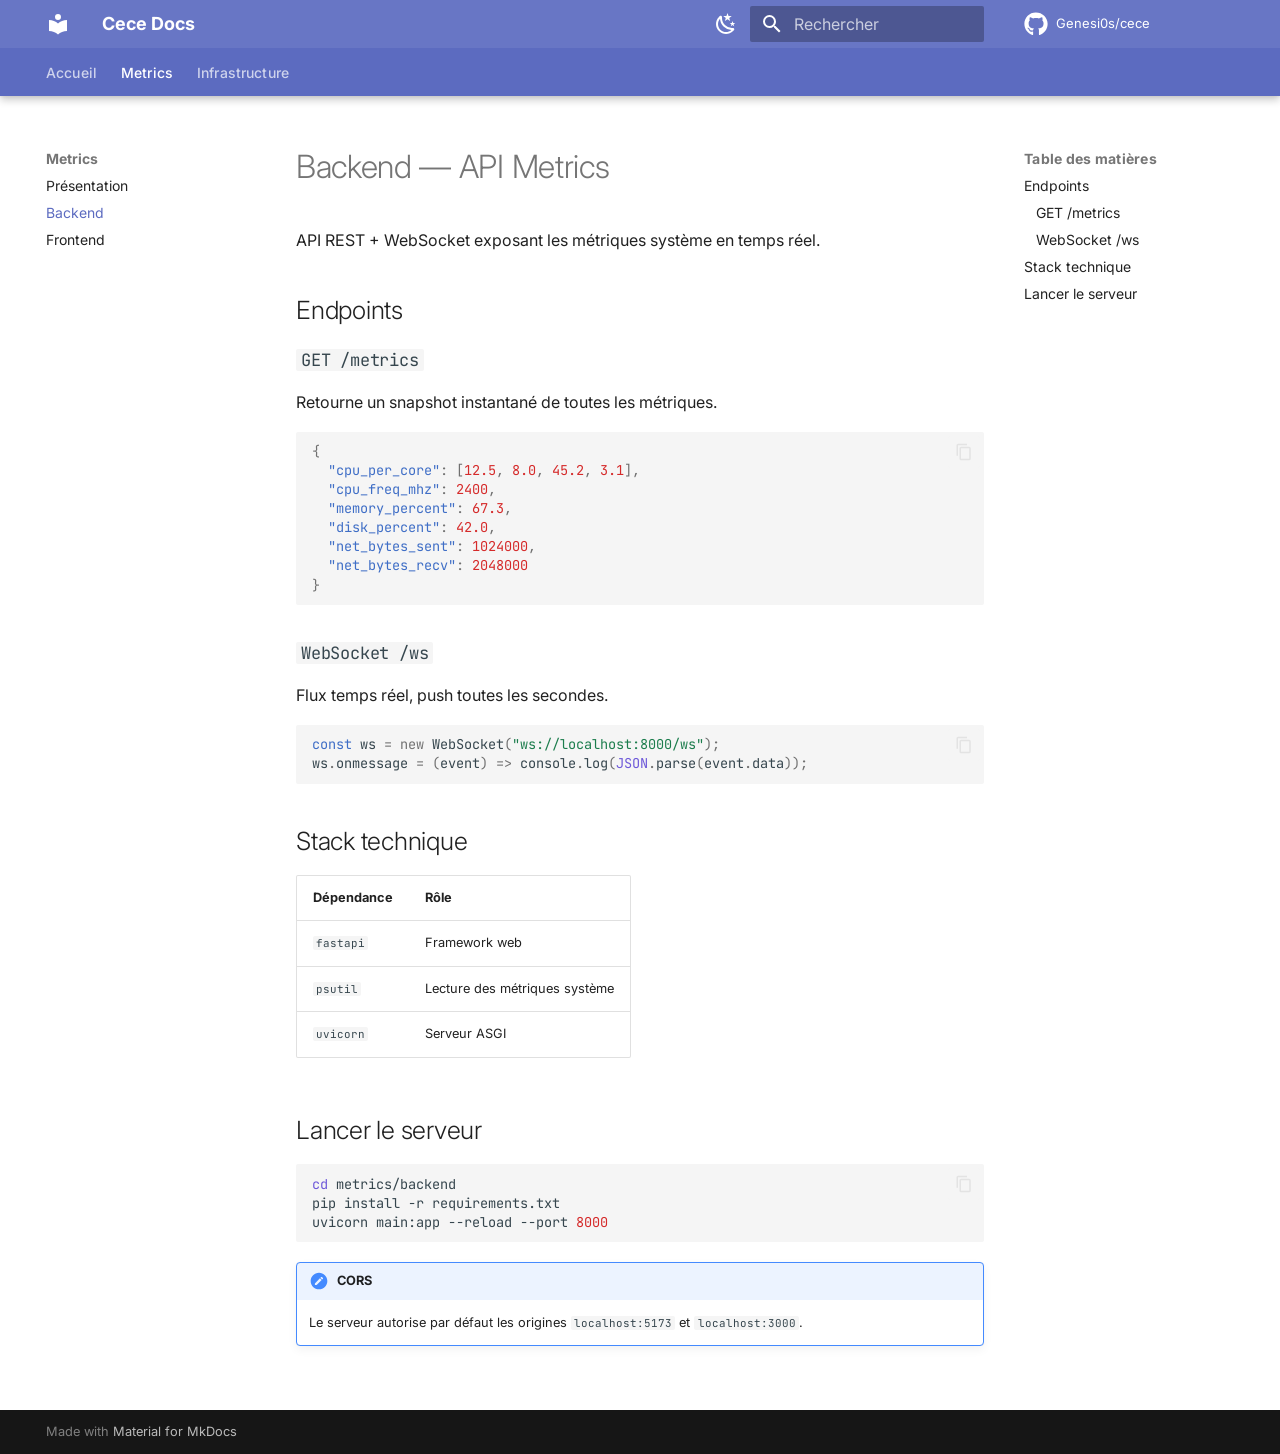
<file: metrics/backend/index.html>
<!doctype html>
<html lang="fr" class="no-js">
  <head>
    
      <meta charset="utf-8">
      <meta name="viewport" content="width=device-width,initial-scale=1">
      
        <meta name="description" content="Documentation du projet cece">
      
      
        <meta name="author" content="Cedric">
      
      
        <link rel="canonical" href="https://genesi0s.github.io/cece/metrics/backend/">
      
      
        <link rel="prev" href="../">
      
      
        <link rel="next" href="../frontend/">
      
      
        
      
      
      <link rel="icon" href="../../assets/images/favicon.png">
      <meta name="generator" content="mkdocs-1.6.1, mkdocs-material-9.7.7">
    
    
      
        <title>Backend - Cece Docs</title>
      
    
    
      <link rel="stylesheet" href="../../assets/stylesheets/main.ec1eaa64.min.css">
      
        
        <link rel="stylesheet" href="../../assets/stylesheets/palette.ab4e12ef.min.css">
      
      


    
    
      
    
    
      
        
        
        <link rel="preconnect" href="https://fonts.gstatic.com" crossorigin>
        <link rel="stylesheet" href="https://fonts.googleapis.com/css?family=Inter:300,300i,400,400i,700,700i%7CJetBrains+Mono:400,400i,700,700i&display=fallback">
        <style>:root{--md-text-font:"Inter";--md-code-font:"JetBrains Mono"}</style>
      
    
    
      <link rel="stylesheet" href="../../stylesheets/extra.css">
    
    <script>__md_scope=new URL("../..",location),__md_hash=e=>[...e].reduce(((e,_)=>(e<<5)-e+_.charCodeAt(0)),0),__md_get=(e,_=localStorage,t=__md_scope)=>JSON.parse(_.getItem(t.pathname+"."+e)),__md_set=(e,_,t=localStorage,a=__md_scope)=>{try{t.setItem(a.pathname+"."+e,JSON.stringify(_))}catch(e){}}</script>
    
      

    
    
  </head>
  
  
    
    
      
    
    
    
    
    <body dir="ltr" data-md-color-scheme="default" data-md-color-primary="custom" data-md-color-accent="deep-purple">
  
    
    <input class="md-toggle" data-md-toggle="drawer" type="checkbox" id="__drawer" autocomplete="off">
    <input class="md-toggle" data-md-toggle="search" type="checkbox" id="__search" autocomplete="off">
    <label class="md-overlay" for="__drawer"></label>
    <div data-md-component="skip">
      
        
        <a href="#backend-api-metrics" class="md-skip">
          Aller au contenu
        </a>
      
    </div>
    <div data-md-component="announce">
      
    </div>
    
    
      

  

<header class="md-header md-header--shadow md-header--lifted" data-md-component="header">
  <nav class="md-header__inner md-grid" aria-label="En-tête">
    <a href="../.." title="Cece Docs" class="md-header__button md-logo" aria-label="Cece Docs" data-md-component="logo">
      
  
  <svg xmlns="http://www.w3.org/2000/svg" viewBox="0 0 24 24"><path d="M12 8a3 3 0 0 0 3-3 3 3 0 0 0-3-3 3 3 0 0 0-3 3 3 3 0 0 0 3 3m0 3.54C9.64 9.35 6.5 8 3 8v11c3.5 0 6.64 1.35 9 3.54 2.36-2.19 5.5-3.54 9-3.54V8c-3.5 0-6.64 1.35-9 3.54"/></svg>

    </a>
    <label class="md-header__button md-icon" for="__drawer">
      
      <svg xmlns="http://www.w3.org/2000/svg" viewBox="0 0 24 24"><path d="M3 6h18v2H3zm0 5h18v2H3zm0 5h18v2H3z"/></svg>
    </label>
    <div class="md-header__title" data-md-component="header-title">
      <div class="md-header__ellipsis">
        <div class="md-header__topic">
          <span class="md-ellipsis">
            Cece Docs
          </span>
        </div>
        <div class="md-header__topic" data-md-component="header-topic">
          <span class="md-ellipsis">
            
              Backend
            
          </span>
        </div>
      </div>
    </div>
    
      
        <form class="md-header__option" data-md-component="palette">
  
    
    
    
    <input class="md-option" data-md-color-media="" data-md-color-scheme="default" data-md-color-primary="custom" data-md-color-accent="deep-purple"  aria-label="Passer en mode sombre"  type="radio" name="__palette" id="__palette_0">
    
      <label class="md-header__button md-icon" title="Passer en mode sombre" for="__palette_1" hidden>
        <svg xmlns="http://www.w3.org/2000/svg" viewBox="0 0 24 24"><path d="m17.75 4.09-2.53 1.94.91 3.06-2.63-1.81-2.63 1.81.91-3.06-2.53-1.94L12.44 4l1.06-3 1.06 3zm3.5 6.91-1.64 1.25.59 1.98-1.7-1.17-1.7 1.17.59-1.98L15.75 11l2.06-.05L18.5 9l.69 1.95zm-2.28 4.95c.83-.08 1.72 1.1 1.19 1.85-.32.45-.66.87-1.08 1.27C15.17 23 8.84 23 4.94 19.07c-3.91-3.9-3.91-10.24 0-14.14.4-.4.82-.76 1.27-1.08.75-.53 1.93.36 1.85 1.19-.27 2.86.69 5.83 2.89 8.02a9.96 9.96 0 0 0 8.02 2.89m-1.64 2.02a12.08 12.08 0 0 1-7.8-3.47c-2.17-2.19-3.33-5-3.49-7.82-2.81 3.14-2.7 7.96.31 10.98 3.02 3.01 7.84 3.12 10.98.31"/></svg>
      </label>
    
  
    
    
    
    <input class="md-option" data-md-color-media="" data-md-color-scheme="slate" data-md-color-primary="custom" data-md-color-accent="deep-purple"  aria-label="Passer en mode clair"  type="radio" name="__palette" id="__palette_1">
    
      <label class="md-header__button md-icon" title="Passer en mode clair" for="__palette_0" hidden>
        <svg xmlns="http://www.w3.org/2000/svg" viewBox="0 0 24 24"><path d="M12 7a5 5 0 0 1 5 5 5 5 0 0 1-5 5 5 5 0 0 1-5-5 5 5 0 0 1 5-5m0 2a3 3 0 0 0-3 3 3 3 0 0 0 3 3 3 3 0 0 0 3-3 3 3 0 0 0-3-3m0-7 2.39 3.42C13.65 5.15 12.84 5 12 5s-1.65.15-2.39.42zM3.34 7l4.16-.35A7.2 7.2 0 0 0 5.94 8.5c-.44.74-.69 1.5-.83 2.29zm.02 10 1.76-3.77a7.131 7.131 0 0 0 2.38 4.14zM20.65 7l-1.77 3.79a7.02 7.02 0 0 0-2.38-4.15zm-.01 10-4.14.36c.59-.51 1.12-1.14 1.54-1.86.42-.73.69-1.5.83-2.29zM12 22l-2.41-3.44c.74.27 1.55.44 2.41.44.82 0 1.63-.17 2.37-.44z"/></svg>
      </label>
    
  
</form>
      
    
    
      <script>var palette=__md_get("__palette");if(palette&&palette.color){if("(prefers-color-scheme)"===palette.color.media){var media=matchMedia("(prefers-color-scheme: light)"),input=document.querySelector(media.matches?"[data-md-color-media='(prefers-color-scheme: light)']":"[data-md-color-media='(prefers-color-scheme: dark)']");palette.color.media=input.getAttribute("data-md-color-media"),palette.color.scheme=input.getAttribute("data-md-color-scheme"),palette.color.primary=input.getAttribute("data-md-color-primary"),palette.color.accent=input.getAttribute("data-md-color-accent")}for(var[key,value]of Object.entries(palette.color))document.body.setAttribute("data-md-color-"+key,value)}</script>
    
    
    
      
      
        <label class="md-header__button md-icon" for="__search">
          
          <svg xmlns="http://www.w3.org/2000/svg" viewBox="0 0 24 24"><path d="M9.5 3A6.5 6.5 0 0 1 16 9.5c0 1.61-.59 3.09-1.56 4.23l.27.27h.79l5 5-1.5 1.5-5-5v-.79l-.27-.27A6.52 6.52 0 0 1 9.5 16 6.5 6.5 0 0 1 3 9.5 6.5 6.5 0 0 1 9.5 3m0 2C7 5 5 7 5 9.5S7 14 9.5 14 14 12 14 9.5 12 5 9.5 5"/></svg>
        </label>
        <div class="md-search" data-md-component="search" role="dialog">
  <label class="md-search__overlay" for="__search"></label>
  <div class="md-search__inner" role="search">
    <form class="md-search__form" name="search">
      <input type="text" class="md-search__input" name="query" aria-label="Rechercher" placeholder="Rechercher" autocapitalize="off" autocorrect="off" autocomplete="off" spellcheck="false" data-md-component="search-query" required>
      <label class="md-search__icon md-icon" for="__search">
        
        <svg xmlns="http://www.w3.org/2000/svg" viewBox="0 0 24 24"><path d="M9.5 3A6.5 6.5 0 0 1 16 9.5c0 1.61-.59 3.09-1.56 4.23l.27.27h.79l5 5-1.5 1.5-5-5v-.79l-.27-.27A6.52 6.52 0 0 1 9.5 16 6.5 6.5 0 0 1 3 9.5 6.5 6.5 0 0 1 9.5 3m0 2C7 5 5 7 5 9.5S7 14 9.5 14 14 12 14 9.5 12 5 9.5 5"/></svg>
        
        <svg xmlns="http://www.w3.org/2000/svg" viewBox="0 0 24 24"><path d="M20 11v2H8l5.5 5.5-1.42 1.42L4.16 12l7.92-7.92L13.5 5.5 8 11z"/></svg>
      </label>
      <nav class="md-search__options" aria-label="Recherche">
        
          <a href="javascript:void(0)" class="md-search__icon md-icon" title="Partager" aria-label="Partager" data-clipboard data-clipboard-text="" data-md-component="search-share" tabindex="-1">
            
            <svg xmlns="http://www.w3.org/2000/svg" viewBox="0 0 24 24"><path d="M18 16.08c-.76 0-1.44.3-1.96.77L8.91 12.7c.05-.23.09-.46.09-.7s-.04-.47-.09-.7l7.05-4.11c.54.5 1.25.81 2.04.81a3 3 0 0 0 3-3 3 3 0 0 0-3-3 3 3 0 0 0-3 3c0 .24.04.47.09.7L8.04 9.81C7.5 9.31 6.79 9 6 9a3 3 0 0 0-3 3 3 3 0 0 0 3 3c.79 0 1.5-.31 2.04-.81l7.12 4.15c-.05.21-.08.43-.08.66 0 1.61 1.31 2.91 2.92 2.91s2.92-1.3 2.92-2.91A2.92 2.92 0 0 0 18 16.08"/></svg>
          </a>
        
        <button type="reset" class="md-search__icon md-icon" title="Effacer" aria-label="Effacer" tabindex="-1">
          
          <svg xmlns="http://www.w3.org/2000/svg" viewBox="0 0 24 24"><path d="M19 6.41 17.59 5 12 10.59 6.41 5 5 6.41 10.59 12 5 17.59 6.41 19 12 13.41 17.59 19 19 17.59 13.41 12z"/></svg>
        </button>
      </nav>
      
        <div class="md-search__suggest" data-md-component="search-suggest"></div>
      
    </form>
    <div class="md-search__output">
      <div class="md-search__scrollwrap" tabindex="0" data-md-scrollfix>
        <div class="md-search-result" data-md-component="search-result">
          <div class="md-search-result__meta">
            Initialisation de la recherche
          </div>
          <ol class="md-search-result__list" role="presentation"></ol>
        </div>
      </div>
    </div>
  </div>
</div>
      
    
    
      <div class="md-header__source">
        <a href="https://github.com/Genesi0s/cece" title="Aller au dépôt" class="md-source" data-md-component="source">
  <div class="md-source__icon md-icon">
    
    <svg xmlns="http://www.w3.org/2000/svg" viewBox="0 0 512 512"><!--! Font Awesome Free 7.1.0 by @fontawesome - https://fontawesome.com License - https://fontawesome.com/license/free (Icons: CC BY 4.0, Fonts: SIL OFL 1.1, Code: MIT License) Copyright 2025 Fonticons, Inc.--><path d="M173.9 397.4c0 2-2.3 3.6-5.2 3.6-3.3.3-5.6-1.3-5.6-3.6 0-2 2.3-3.6 5.2-3.6 3-.3 5.6 1.3 5.6 3.6m-31.1-4.5c-.7 2 1.3 4.3 4.3 4.9 2.6 1 5.6 0 6.2-2s-1.3-4.3-4.3-5.2c-2.6-.7-5.5.3-6.2 2.3m44.2-1.7c-2.9.7-4.9 2.6-4.6 4.9.3 2 2.9 3.3 5.9 2.6 2.9-.7 4.9-2.6 4.6-4.6-.3-1.9-3-3.2-5.9-2.9M252.8 8C114.1 8 8 113.3 8 252c0 110.9 69.8 205.8 169.5 239.2 12.8 2.3 17.3-5.6 17.3-12.1 0-6.2-.3-40.4-.3-61.4 0 0-70 15-84.7-29.8 0 0-11.4-29.1-27.8-36.6 0 0-22.9-15.7 1.6-15.4 0 0 24.9 2 38.6 25.8 21.9 38.6 58.6 27.5 72.9 20.9 2.3-16 8.8-27.1 16-33.7-55.9-6.2-112.3-14.3-112.3-110.5 0-27.5 7.6-41.3 23.6-58.9-2.6-6.5-11.1-33.3 2.6-67.9 20.9-6.5 69 27 69 27 20-5.6 41.5-8.5 62.8-8.5s42.8 2.9 62.8 8.5c0 0 48.1-33.6 69-27 13.7 34.7 5.2 61.4 2.6 67.9 16 17.7 25.8 31.5 25.8 58.9 0 96.5-58.9 104.2-114.8 110.5 9.2 7.9 17 22.9 17 46.4 0 33.7-.3 75.4-.3 83.6 0 6.5 4.6 14.4 17.3 12.1C436.2 457.8 504 362.9 504 252 504 113.3 391.5 8 252.8 8M105.2 352.9c-1.3 1-1 3.3.7 5.2 1.6 1.6 3.9 2.3 5.2 1 1.3-1 1-3.3-.7-5.2-1.6-1.6-3.9-2.3-5.2-1m-10.8-8.1c-.7 1.3.3 2.9 2.3 3.9 1.6 1 3.6.7 4.3-.7.7-1.3-.3-2.9-2.3-3.9-2-.6-3.6-.3-4.3.7m32.4 35.6c-1.6 1.3-1 4.3 1.3 6.2 2.3 2.3 5.2 2.6 6.5 1 1.3-1.3.7-4.3-1.3-6.2-2.2-2.3-5.2-2.6-6.5-1m-11.4-14.7c-1.6 1-1.6 3.6 0 5.9s4.3 3.3 5.6 2.3c1.6-1.3 1.6-3.9 0-6.2-1.4-2.3-4-3.3-5.6-2"/></svg>
  </div>
  <div class="md-source__repository">
    Genesi0s/cece
  </div>
</a>
      </div>
    
  </nav>
  
    
      
<nav class="md-tabs" aria-label="Onglets" data-md-component="tabs">
  <div class="md-grid">
    <ul class="md-tabs__list">
      
        
  
  
  
  
    <li class="md-tabs__item">
      <a href="../.." class="md-tabs__link">
        
  
  
    
  
  Accueil

      </a>
    </li>
  

      
        
  
  
  
    
  
  
    
    
      <li class="md-tabs__item md-tabs__item--active">
        <a href="../" class="md-tabs__link">
          
  
  
  Metrics

        </a>
      </li>
    
  

      
        
  
  
  
  
    
    
      <li class="md-tabs__item">
        <a href="../../infra/ansible/" class="md-tabs__link">
          
  
  
  Infrastructure

        </a>
      </li>
    
  

      
    </ul>
  </div>
</nav>
    
  
</header>
    
    <div class="md-container" data-md-component="container">
      
      
        
      
      <main class="md-main" data-md-component="main">
        <div class="md-main__inner md-grid">
          
            
              
              <div class="md-sidebar md-sidebar--primary" data-md-component="sidebar" data-md-type="navigation" >
                <div class="md-sidebar__scrollwrap">
                  <div class="md-sidebar__inner">
                    


  


<nav class="md-nav md-nav--primary md-nav--lifted" aria-label="Navigation" data-md-level="0">
  <label class="md-nav__title" for="__drawer">
    <a href="../.." title="Cece Docs" class="md-nav__button md-logo" aria-label="Cece Docs" data-md-component="logo">
      
  
  <svg xmlns="http://www.w3.org/2000/svg" viewBox="0 0 24 24"><path d="M12 8a3 3 0 0 0 3-3 3 3 0 0 0-3-3 3 3 0 0 0-3 3 3 3 0 0 0 3 3m0 3.54C9.64 9.35 6.5 8 3 8v11c3.5 0 6.64 1.35 9 3.54 2.36-2.19 5.5-3.54 9-3.54V8c-3.5 0-6.64 1.35-9 3.54"/></svg>

    </a>
    Cece Docs
  </label>
  
    <div class="md-nav__source">
      <a href="https://github.com/Genesi0s/cece" title="Aller au dépôt" class="md-source" data-md-component="source">
  <div class="md-source__icon md-icon">
    
    <svg xmlns="http://www.w3.org/2000/svg" viewBox="0 0 512 512"><!--! Font Awesome Free 7.1.0 by @fontawesome - https://fontawesome.com License - https://fontawesome.com/license/free (Icons: CC BY 4.0, Fonts: SIL OFL 1.1, Code: MIT License) Copyright 2025 Fonticons, Inc.--><path d="M173.9 397.4c0 2-2.3 3.6-5.2 3.6-3.3.3-5.6-1.3-5.6-3.6 0-2 2.3-3.6 5.2-3.6 3-.3 5.6 1.3 5.6 3.6m-31.1-4.5c-.7 2 1.3 4.3 4.3 4.9 2.6 1 5.6 0 6.2-2s-1.3-4.3-4.3-5.2c-2.6-.7-5.5.3-6.2 2.3m44.2-1.7c-2.9.7-4.9 2.6-4.6 4.9.3 2 2.9 3.3 5.9 2.6 2.9-.7 4.9-2.6 4.6-4.6-.3-1.9-3-3.2-5.9-2.9M252.8 8C114.1 8 8 113.3 8 252c0 110.9 69.8 205.8 169.5 239.2 12.8 2.3 17.3-5.6 17.3-12.1 0-6.2-.3-40.4-.3-61.4 0 0-70 15-84.7-29.8 0 0-11.4-29.1-27.8-36.6 0 0-22.9-15.7 1.6-15.4 0 0 24.9 2 38.6 25.8 21.9 38.6 58.6 27.5 72.9 20.9 2.3-16 8.8-27.1 16-33.7-55.9-6.2-112.3-14.3-112.3-110.5 0-27.5 7.6-41.3 23.6-58.9-2.6-6.5-11.1-33.3 2.6-67.9 20.9-6.5 69 27 69 27 20-5.6 41.5-8.5 62.8-8.5s42.8 2.9 62.8 8.5c0 0 48.1-33.6 69-27 13.7 34.7 5.2 61.4 2.6 67.9 16 17.7 25.8 31.5 25.8 58.9 0 96.5-58.9 104.2-114.8 110.5 9.2 7.9 17 22.9 17 46.4 0 33.7-.3 75.4-.3 83.6 0 6.5 4.6 14.4 17.3 12.1C436.2 457.8 504 362.9 504 252 504 113.3 391.5 8 252.8 8M105.2 352.9c-1.3 1-1 3.3.7 5.2 1.6 1.6 3.9 2.3 5.2 1 1.3-1 1-3.3-.7-5.2-1.6-1.6-3.9-2.3-5.2-1m-10.8-8.1c-.7 1.3.3 2.9 2.3 3.9 1.6 1 3.6.7 4.3-.7.7-1.3-.3-2.9-2.3-3.9-2-.6-3.6-.3-4.3.7m32.4 35.6c-1.6 1.3-1 4.3 1.3 6.2 2.3 2.3 5.2 2.6 6.5 1 1.3-1.3.7-4.3-1.3-6.2-2.2-2.3-5.2-2.6-6.5-1m-11.4-14.7c-1.6 1-1.6 3.6 0 5.9s4.3 3.3 5.6 2.3c1.6-1.3 1.6-3.9 0-6.2-1.4-2.3-4-3.3-5.6-2"/></svg>
  </div>
  <div class="md-source__repository">
    Genesi0s/cece
  </div>
</a>
    </div>
  
  <ul class="md-nav__list" data-md-scrollfix>
    
      
      
  
  
  
  
    <li class="md-nav__item">
      <a href="../.." class="md-nav__link">
        
  
  
  <span class="md-ellipsis">
    
  
    Accueil
  

    
  </span>
  
  

      </a>
    </li>
  

    
      
      
  
  
    
  
  
  
    
    
    
    
      
        
        
      
      
        
      
    
    
    <li class="md-nav__item md-nav__item--active md-nav__item--section md-nav__item--nested">
      
        
        
        <input class="md-nav__toggle md-toggle " type="checkbox" id="__nav_2" checked>
        
          
          <label class="md-nav__link" for="__nav_2" id="__nav_2_label" tabindex="">
            
  
  
  <span class="md-ellipsis">
    
  
    Metrics
  

    
  </span>
  
  

            <span class="md-nav__icon md-icon"></span>
          </label>
        
        <nav class="md-nav" data-md-level="1" aria-labelledby="__nav_2_label" aria-expanded="true">
          <label class="md-nav__title" for="__nav_2">
            <span class="md-nav__icon md-icon"></span>
            
  
    Metrics
  

          </label>
          <ul class="md-nav__list" data-md-scrollfix>
            
              
                
  
  
  
  
    <li class="md-nav__item">
      <a href="../" class="md-nav__link">
        
  
  
  <span class="md-ellipsis">
    
  
    Présentation
  

    
  </span>
  
  

      </a>
    </li>
  

              
            
              
                
  
  
    
  
  
  
    <li class="md-nav__item md-nav__item--active">
      
      <input class="md-nav__toggle md-toggle" type="checkbox" id="__toc">
      
      
        
      
      
        <label class="md-nav__link md-nav__link--active" for="__toc">
          
  
  
  <span class="md-ellipsis">
    
  
    Backend
  

    
  </span>
  
  

          <span class="md-nav__icon md-icon"></span>
        </label>
      
      <a href="./" class="md-nav__link md-nav__link--active">
        
  
  
  <span class="md-ellipsis">
    
  
    Backend
  

    
  </span>
  
  

      </a>
      
        

<nav class="md-nav md-nav--secondary" aria-label="Table des matières">
  
  
  
    
  
  
    <label class="md-nav__title" for="__toc">
      <span class="md-nav__icon md-icon"></span>
      Table des matières
    </label>
    <ul class="md-nav__list" data-md-component="toc" data-md-scrollfix>
      
        <li class="md-nav__item">
  <a href="#endpoints" class="md-nav__link">
    <span class="md-ellipsis">
      
        Endpoints
      
    </span>
  </a>
  
    <nav class="md-nav" aria-label="Endpoints">
      <ul class="md-nav__list">
        
          <li class="md-nav__item">
  <a href="#get-metrics" class="md-nav__link">
    <span class="md-ellipsis">
      
        GET /metrics
      
    </span>
  </a>
  
</li>
        
          <li class="md-nav__item">
  <a href="#websocket-ws" class="md-nav__link">
    <span class="md-ellipsis">
      
        WebSocket /ws
      
    </span>
  </a>
  
</li>
        
      </ul>
    </nav>
  
</li>
      
        <li class="md-nav__item">
  <a href="#stack-technique" class="md-nav__link">
    <span class="md-ellipsis">
      
        Stack technique
      
    </span>
  </a>
  
</li>
      
        <li class="md-nav__item">
  <a href="#lancer-le-serveur" class="md-nav__link">
    <span class="md-ellipsis">
      
        Lancer le serveur
      
    </span>
  </a>
  
</li>
      
    </ul>
  
</nav>
      
    </li>
  

              
            
              
                
  
  
  
  
    <li class="md-nav__item">
      <a href="../frontend/" class="md-nav__link">
        
  
  
  <span class="md-ellipsis">
    
  
    Frontend
  

    
  </span>
  
  

      </a>
    </li>
  

              
            
          </ul>
        </nav>
      
    </li>
  

    
      
      
  
  
  
  
    
    
    
    
      
      
        
      
    
    
    <li class="md-nav__item md-nav__item--nested">
      
        
        
        <input class="md-nav__toggle md-toggle " type="checkbox" id="__nav_3" >
        
          
          <label class="md-nav__link" for="__nav_3" id="__nav_3_label" tabindex="0">
            
  
  
  <span class="md-ellipsis">
    
  
    Infrastructure
  

    
  </span>
  
  

            <span class="md-nav__icon md-icon"></span>
          </label>
        
        <nav class="md-nav" data-md-level="1" aria-labelledby="__nav_3_label" aria-expanded="false">
          <label class="md-nav__title" for="__nav_3">
            <span class="md-nav__icon md-icon"></span>
            
  
    Infrastructure
  

          </label>
          <ul class="md-nav__list" data-md-scrollfix>
            
              
                
  
  
  
  
    <li class="md-nav__item">
      <a href="../../infra/ansible/" class="md-nav__link">
        
  
  
  <span class="md-ellipsis">
    
  
    Ansible
  

    
  </span>
  
  

      </a>
    </li>
  

              
            
              
                
  
  
  
  
    <li class="md-nav__item">
      <a href="../../infra/monitoring/" class="md-nav__link">
        
  
  
  <span class="md-ellipsis">
    
  
    Monitoring
  

    
  </span>
  
  

      </a>
    </li>
  

              
            
          </ul>
        </nav>
      
    </li>
  

    
  </ul>
</nav>
                  </div>
                </div>
              </div>
            
            
              
              <div class="md-sidebar md-sidebar--secondary" data-md-component="sidebar" data-md-type="toc" >
                <div class="md-sidebar__scrollwrap">
                  <div class="md-sidebar__inner">
                    

<nav class="md-nav md-nav--secondary" aria-label="Table des matières">
  
  
  
    
  
  
    <label class="md-nav__title" for="__toc">
      <span class="md-nav__icon md-icon"></span>
      Table des matières
    </label>
    <ul class="md-nav__list" data-md-component="toc" data-md-scrollfix>
      
        <li class="md-nav__item">
  <a href="#endpoints" class="md-nav__link">
    <span class="md-ellipsis">
      
        Endpoints
      
    </span>
  </a>
  
    <nav class="md-nav" aria-label="Endpoints">
      <ul class="md-nav__list">
        
          <li class="md-nav__item">
  <a href="#get-metrics" class="md-nav__link">
    <span class="md-ellipsis">
      
        GET /metrics
      
    </span>
  </a>
  
</li>
        
          <li class="md-nav__item">
  <a href="#websocket-ws" class="md-nav__link">
    <span class="md-ellipsis">
      
        WebSocket /ws
      
    </span>
  </a>
  
</li>
        
      </ul>
    </nav>
  
</li>
      
        <li class="md-nav__item">
  <a href="#stack-technique" class="md-nav__link">
    <span class="md-ellipsis">
      
        Stack technique
      
    </span>
  </a>
  
</li>
      
        <li class="md-nav__item">
  <a href="#lancer-le-serveur" class="md-nav__link">
    <span class="md-ellipsis">
      
        Lancer le serveur
      
    </span>
  </a>
  
</li>
      
    </ul>
  
</nav>
                  </div>
                </div>
              </div>
            
          
          
            <div class="md-content" data-md-component="content">
              
              <article class="md-content__inner md-typeset">
                
                  


  
  


<h1 id="backend-api-metrics">Backend — API Metrics</h1>
<p>API REST + WebSocket exposant les métriques système en temps réel.</p>
<h2 id="endpoints">Endpoints</h2>
<h3 id="get-metrics"><code>GET /metrics</code></h3>
<p>Retourne un snapshot instantané de toutes les métriques.</p>
<div class="highlight"><pre><span></span><code><a id="__codelineno-0-1" name="__codelineno-0-1" href="#__codelineno-0-1"></a><span class="p">{</span>
<a id="__codelineno-0-2" name="__codelineno-0-2" href="#__codelineno-0-2"></a><span class="w">  </span><span class="nt">&quot;cpu_per_core&quot;</span><span class="p">:</span><span class="w"> </span><span class="p">[</span><span class="mf">12.5</span><span class="p">,</span><span class="w"> </span><span class="mf">8.0</span><span class="p">,</span><span class="w"> </span><span class="mf">45.2</span><span class="p">,</span><span class="w"> </span><span class="mf">3.1</span><span class="p">],</span>
<a id="__codelineno-0-3" name="__codelineno-0-3" href="#__codelineno-0-3"></a><span class="w">  </span><span class="nt">&quot;cpu_freq_mhz&quot;</span><span class="p">:</span><span class="w"> </span><span class="mi">2400</span><span class="p">,</span>
<a id="__codelineno-0-4" name="__codelineno-0-4" href="#__codelineno-0-4"></a><span class="w">  </span><span class="nt">&quot;memory_percent&quot;</span><span class="p">:</span><span class="w"> </span><span class="mf">67.3</span><span class="p">,</span>
<a id="__codelineno-0-5" name="__codelineno-0-5" href="#__codelineno-0-5"></a><span class="w">  </span><span class="nt">&quot;disk_percent&quot;</span><span class="p">:</span><span class="w"> </span><span class="mf">42.0</span><span class="p">,</span>
<a id="__codelineno-0-6" name="__codelineno-0-6" href="#__codelineno-0-6"></a><span class="w">  </span><span class="nt">&quot;net_bytes_sent&quot;</span><span class="p">:</span><span class="w"> </span><span class="mi">1024000</span><span class="p">,</span>
<a id="__codelineno-0-7" name="__codelineno-0-7" href="#__codelineno-0-7"></a><span class="w">  </span><span class="nt">&quot;net_bytes_recv&quot;</span><span class="p">:</span><span class="w"> </span><span class="mi">2048000</span>
<a id="__codelineno-0-8" name="__codelineno-0-8" href="#__codelineno-0-8"></a><span class="p">}</span>
</code></pre></div>
<h3 id="websocket-ws"><code>WebSocket /ws</code></h3>
<p>Flux temps réel, push toutes les secondes.</p>
<div class="highlight"><pre><span></span><code><a id="__codelineno-1-1" name="__codelineno-1-1" href="#__codelineno-1-1"></a><span class="kd">const</span><span class="w"> </span><span class="nx">ws</span><span class="w"> </span><span class="o">=</span><span class="w"> </span><span class="ow">new</span><span class="w"> </span><span class="nx">WebSocket</span><span class="p">(</span><span class="s2">&quot;ws://localhost:8000/ws&quot;</span><span class="p">);</span>
<a id="__codelineno-1-2" name="__codelineno-1-2" href="#__codelineno-1-2"></a><span class="nx">ws</span><span class="p">.</span><span class="nx">onmessage</span><span class="w"> </span><span class="o">=</span><span class="w"> </span><span class="p">(</span><span class="nx">event</span><span class="p">)</span><span class="w"> </span><span class="p">=&gt;</span><span class="w"> </span><span class="nx">console</span><span class="p">.</span><span class="nx">log</span><span class="p">(</span><span class="nb">JSON</span><span class="p">.</span><span class="nx">parse</span><span class="p">(</span><span class="nx">event</span><span class="p">.</span><span class="nx">data</span><span class="p">));</span>
</code></pre></div>
<h2 id="stack-technique">Stack technique</h2>
<table>
<thead>
<tr>
<th>Dépendance</th>
<th>Rôle</th>
</tr>
</thead>
<tbody>
<tr>
<td><code>fastapi</code></td>
<td>Framework web</td>
</tr>
<tr>
<td><code>psutil</code></td>
<td>Lecture des métriques système</td>
</tr>
<tr>
<td><code>uvicorn</code></td>
<td>Serveur ASGI</td>
</tr>
</tbody>
</table>
<h2 id="lancer-le-serveur">Lancer le serveur</h2>
<div class="highlight"><pre><span></span><code><a id="__codelineno-2-1" name="__codelineno-2-1" href="#__codelineno-2-1"></a><span class="nb">cd</span><span class="w"> </span>metrics/backend
<a id="__codelineno-2-2" name="__codelineno-2-2" href="#__codelineno-2-2"></a>pip<span class="w"> </span>install<span class="w"> </span>-r<span class="w"> </span>requirements.txt
<a id="__codelineno-2-3" name="__codelineno-2-3" href="#__codelineno-2-3"></a>uvicorn<span class="w"> </span>main:app<span class="w"> </span>--reload<span class="w"> </span>--port<span class="w"> </span><span class="m">8000</span>
</code></pre></div>
<div class="admonition note">
<p class="admonition-title">CORS</p>
<p>Le serveur autorise par défaut les origines <code>localhost:5173</code> et <code>localhost:3000</code>.</p>
</div>












                
              </article>
            </div>
          
          
<script>var target=document.getElementById(location.hash.slice(1));target&&target.name&&(target.checked=target.name.startsWith("__tabbed_"))</script>
        </div>
        
          <button type="button" class="md-top md-icon" data-md-component="top" hidden>
  
  <svg xmlns="http://www.w3.org/2000/svg" viewBox="0 0 24 24"><path d="M13 20h-2V8l-5.5 5.5-1.42-1.42L12 4.16l7.92 7.92-1.42 1.42L13 8z"/></svg>
  Retour en haut de la page
</button>
        
      </main>
      
        <footer class="md-footer">
  
  <div class="md-footer-meta md-typeset">
    <div class="md-footer-meta__inner md-grid">
      <div class="md-copyright">
  
  
    Made with
    <a href="https://squidfunk.github.io/mkdocs-material/" target="_blank" rel="noopener">
      Material for MkDocs
    </a>
  
</div>
      
    </div>
  </div>
</footer>
      
    </div>
    <div class="md-dialog" data-md-component="dialog">
      <div class="md-dialog__inner md-typeset"></div>
    </div>
    
    
    
      
      
      <script id="__config" type="application/json">{"annotate": null, "base": "../..", "features": ["navigation.tabs", "navigation.tabs.sticky", "navigation.sections", "navigation.top", "navigation.instant", "navigation.tracking", "search.highlight", "search.suggest", "search.share", "content.code.copy", "content.code.annotate", "toc.follow"], "search": "../../assets/javascripts/workers/search.2c215733.min.js", "tags": null, "translations": {"clipboard.copied": "Copi\u00e9 dans le presse-papier", "clipboard.copy": "Copier dans le presse-papier", "search.result.more.one": "1 de plus sur cette page", "search.result.more.other": "# de plus sur cette page", "search.result.none": "Aucun document trouv\u00e9", "search.result.one": "1 document trouv\u00e9", "search.result.other": "# documents trouv\u00e9s", "search.result.placeholder": "Taper pour d\u00e9marrer la recherche", "search.result.term.missing": "Non trouv\u00e9", "select.version": "S\u00e9lectionner la version"}, "version": null}</script>
    
    
      <script src="../../assets/javascripts/bundle.d7400e89.min.js"></script>
      
    
  </body>
</html>
</file>
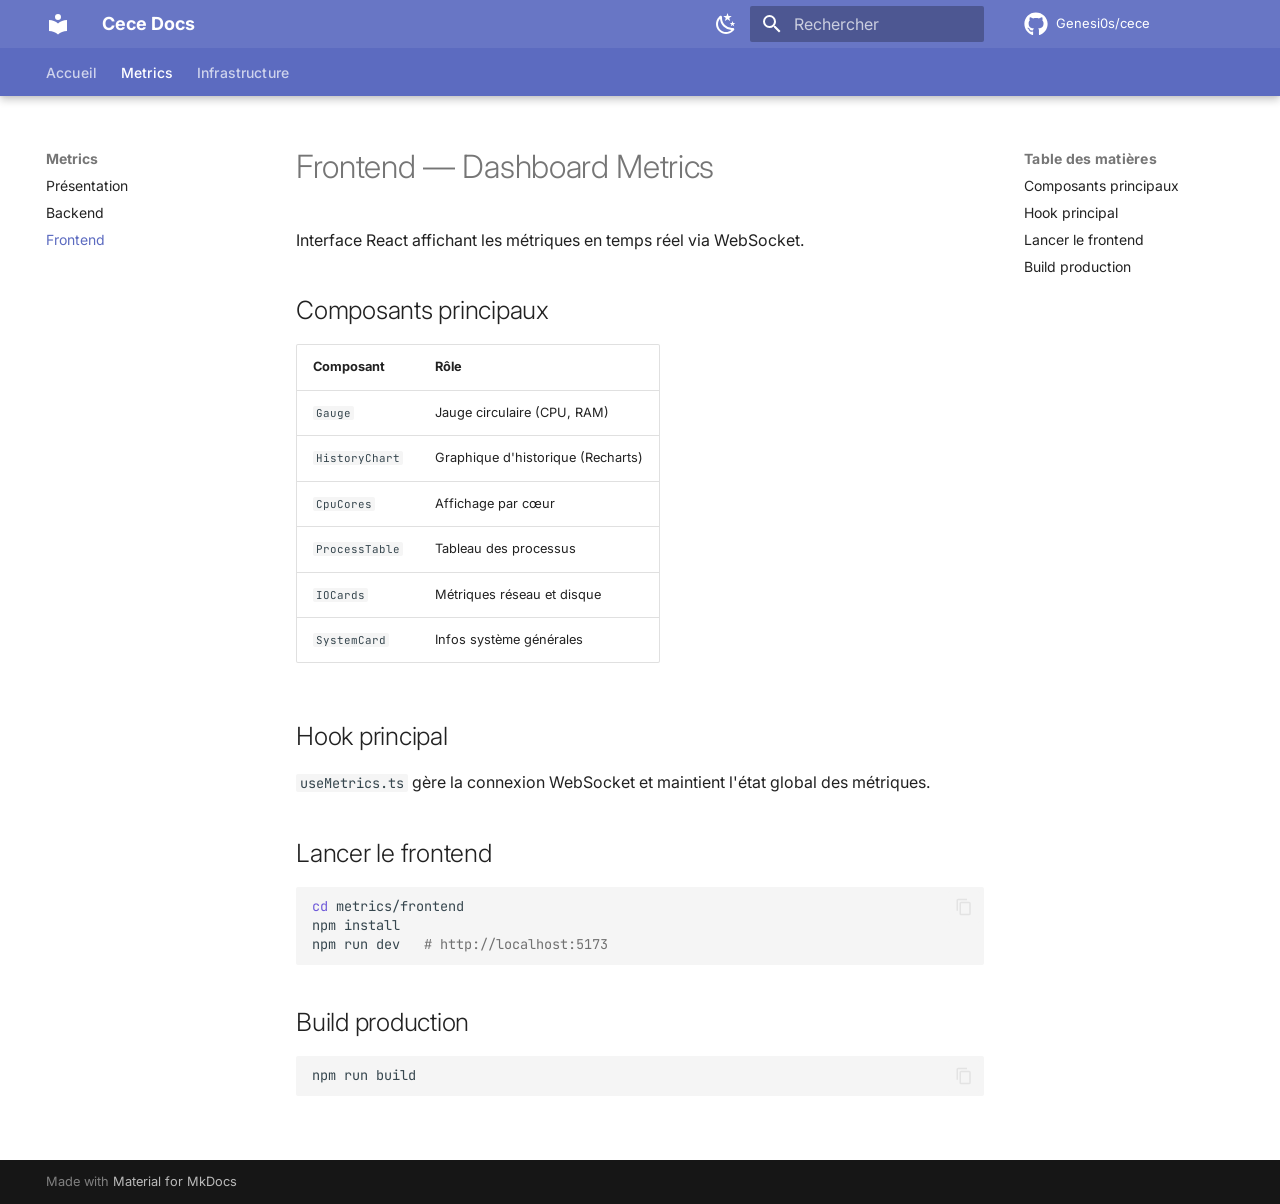
<file: metrics/frontend/index.html>
<!doctype html>
<html lang="fr" class="no-js">
  <head>
    
      <meta charset="utf-8">
      <meta name="viewport" content="width=device-width,initial-scale=1">
      
        <meta name="description" content="Documentation du projet cece">
      
      
        <meta name="author" content="Cedric">
      
      
        <link rel="canonical" href="https://genesi0s.github.io/cece/metrics/frontend/">
      
      
        <link rel="prev" href="../backend/">
      
      
        <link rel="next" href="../../infra/ansible/">
      
      
        
      
      
      <link rel="icon" href="../../assets/images/favicon.png">
      <meta name="generator" content="mkdocs-1.6.1, mkdocs-material-9.7.7">
    
    
      
        <title>Frontend - Cece Docs</title>
      
    
    
      <link rel="stylesheet" href="../../assets/stylesheets/main.ec1eaa64.min.css">
      
        
        <link rel="stylesheet" href="../../assets/stylesheets/palette.ab4e12ef.min.css">
      
      


    
    
      
    
    
      
        
        
        <link rel="preconnect" href="https://fonts.gstatic.com" crossorigin>
        <link rel="stylesheet" href="https://fonts.googleapis.com/css?family=Inter:300,300i,400,400i,700,700i%7CJetBrains+Mono:400,400i,700,700i&display=fallback">
        <style>:root{--md-text-font:"Inter";--md-code-font:"JetBrains Mono"}</style>
      
    
    
      <link rel="stylesheet" href="../../stylesheets/extra.css">
    
    <script>__md_scope=new URL("../..",location),__md_hash=e=>[...e].reduce(((e,_)=>(e<<5)-e+_.charCodeAt(0)),0),__md_get=(e,_=localStorage,t=__md_scope)=>JSON.parse(_.getItem(t.pathname+"."+e)),__md_set=(e,_,t=localStorage,a=__md_scope)=>{try{t.setItem(a.pathname+"."+e,JSON.stringify(_))}catch(e){}}</script>
    
      

    
    
  </head>
  
  
    
    
      
    
    
    
    
    <body dir="ltr" data-md-color-scheme="default" data-md-color-primary="custom" data-md-color-accent="deep-purple">
  
    
    <input class="md-toggle" data-md-toggle="drawer" type="checkbox" id="__drawer" autocomplete="off">
    <input class="md-toggle" data-md-toggle="search" type="checkbox" id="__search" autocomplete="off">
    <label class="md-overlay" for="__drawer"></label>
    <div data-md-component="skip">
      
        
        <a href="#frontend-dashboard-metrics" class="md-skip">
          Aller au contenu
        </a>
      
    </div>
    <div data-md-component="announce">
      
    </div>
    
    
      

  

<header class="md-header md-header--shadow md-header--lifted" data-md-component="header">
  <nav class="md-header__inner md-grid" aria-label="En-tête">
    <a href="../.." title="Cece Docs" class="md-header__button md-logo" aria-label="Cece Docs" data-md-component="logo">
      
  
  <svg xmlns="http://www.w3.org/2000/svg" viewBox="0 0 24 24"><path d="M12 8a3 3 0 0 0 3-3 3 3 0 0 0-3-3 3 3 0 0 0-3 3 3 3 0 0 0 3 3m0 3.54C9.64 9.35 6.5 8 3 8v11c3.5 0 6.64 1.35 9 3.54 2.36-2.19 5.5-3.54 9-3.54V8c-3.5 0-6.64 1.35-9 3.54"/></svg>

    </a>
    <label class="md-header__button md-icon" for="__drawer">
      
      <svg xmlns="http://www.w3.org/2000/svg" viewBox="0 0 24 24"><path d="M3 6h18v2H3zm0 5h18v2H3zm0 5h18v2H3z"/></svg>
    </label>
    <div class="md-header__title" data-md-component="header-title">
      <div class="md-header__ellipsis">
        <div class="md-header__topic">
          <span class="md-ellipsis">
            Cece Docs
          </span>
        </div>
        <div class="md-header__topic" data-md-component="header-topic">
          <span class="md-ellipsis">
            
              Frontend
            
          </span>
        </div>
      </div>
    </div>
    
      
        <form class="md-header__option" data-md-component="palette">
  
    
    
    
    <input class="md-option" data-md-color-media="" data-md-color-scheme="default" data-md-color-primary="custom" data-md-color-accent="deep-purple"  aria-label="Passer en mode sombre"  type="radio" name="__palette" id="__palette_0">
    
      <label class="md-header__button md-icon" title="Passer en mode sombre" for="__palette_1" hidden>
        <svg xmlns="http://www.w3.org/2000/svg" viewBox="0 0 24 24"><path d="m17.75 4.09-2.53 1.94.91 3.06-2.63-1.81-2.63 1.81.91-3.06-2.53-1.94L12.44 4l1.06-3 1.06 3zm3.5 6.91-1.64 1.25.59 1.98-1.7-1.17-1.7 1.17.59-1.98L15.75 11l2.06-.05L18.5 9l.69 1.95zm-2.28 4.95c.83-.08 1.72 1.1 1.19 1.85-.32.45-.66.87-1.08 1.27C15.17 23 8.84 23 4.94 19.07c-3.91-3.9-3.91-10.24 0-14.14.4-.4.82-.76 1.27-1.08.75-.53 1.93.36 1.85 1.19-.27 2.86.69 5.83 2.89 8.02a9.96 9.96 0 0 0 8.02 2.89m-1.64 2.02a12.08 12.08 0 0 1-7.8-3.47c-2.17-2.19-3.33-5-3.49-7.82-2.81 3.14-2.7 7.96.31 10.98 3.02 3.01 7.84 3.12 10.98.31"/></svg>
      </label>
    
  
    
    
    
    <input class="md-option" data-md-color-media="" data-md-color-scheme="slate" data-md-color-primary="custom" data-md-color-accent="deep-purple"  aria-label="Passer en mode clair"  type="radio" name="__palette" id="__palette_1">
    
      <label class="md-header__button md-icon" title="Passer en mode clair" for="__palette_0" hidden>
        <svg xmlns="http://www.w3.org/2000/svg" viewBox="0 0 24 24"><path d="M12 7a5 5 0 0 1 5 5 5 5 0 0 1-5 5 5 5 0 0 1-5-5 5 5 0 0 1 5-5m0 2a3 3 0 0 0-3 3 3 3 0 0 0 3 3 3 3 0 0 0 3-3 3 3 0 0 0-3-3m0-7 2.39 3.42C13.65 5.15 12.84 5 12 5s-1.65.15-2.39.42zM3.34 7l4.16-.35A7.2 7.2 0 0 0 5.94 8.5c-.44.74-.69 1.5-.83 2.29zm.02 10 1.76-3.77a7.131 7.131 0 0 0 2.38 4.14zM20.65 7l-1.77 3.79a7.02 7.02 0 0 0-2.38-4.15zm-.01 10-4.14.36c.59-.51 1.12-1.14 1.54-1.86.42-.73.69-1.5.83-2.29zM12 22l-2.41-3.44c.74.27 1.55.44 2.41.44.82 0 1.63-.17 2.37-.44z"/></svg>
      </label>
    
  
</form>
      
    
    
      <script>var palette=__md_get("__palette");if(palette&&palette.color){if("(prefers-color-scheme)"===palette.color.media){var media=matchMedia("(prefers-color-scheme: light)"),input=document.querySelector(media.matches?"[data-md-color-media='(prefers-color-scheme: light)']":"[data-md-color-media='(prefers-color-scheme: dark)']");palette.color.media=input.getAttribute("data-md-color-media"),palette.color.scheme=input.getAttribute("data-md-color-scheme"),palette.color.primary=input.getAttribute("data-md-color-primary"),palette.color.accent=input.getAttribute("data-md-color-accent")}for(var[key,value]of Object.entries(palette.color))document.body.setAttribute("data-md-color-"+key,value)}</script>
    
    
    
      
      
        <label class="md-header__button md-icon" for="__search">
          
          <svg xmlns="http://www.w3.org/2000/svg" viewBox="0 0 24 24"><path d="M9.5 3A6.5 6.5 0 0 1 16 9.5c0 1.61-.59 3.09-1.56 4.23l.27.27h.79l5 5-1.5 1.5-5-5v-.79l-.27-.27A6.52 6.52 0 0 1 9.5 16 6.5 6.5 0 0 1 3 9.5 6.5 6.5 0 0 1 9.5 3m0 2C7 5 5 7 5 9.5S7 14 9.5 14 14 12 14 9.5 12 5 9.5 5"/></svg>
        </label>
        <div class="md-search" data-md-component="search" role="dialog">
  <label class="md-search__overlay" for="__search"></label>
  <div class="md-search__inner" role="search">
    <form class="md-search__form" name="search">
      <input type="text" class="md-search__input" name="query" aria-label="Rechercher" placeholder="Rechercher" autocapitalize="off" autocorrect="off" autocomplete="off" spellcheck="false" data-md-component="search-query" required>
      <label class="md-search__icon md-icon" for="__search">
        
        <svg xmlns="http://www.w3.org/2000/svg" viewBox="0 0 24 24"><path d="M9.5 3A6.5 6.5 0 0 1 16 9.5c0 1.61-.59 3.09-1.56 4.23l.27.27h.79l5 5-1.5 1.5-5-5v-.79l-.27-.27A6.52 6.52 0 0 1 9.5 16 6.5 6.5 0 0 1 3 9.5 6.5 6.5 0 0 1 9.5 3m0 2C7 5 5 7 5 9.5S7 14 9.5 14 14 12 14 9.5 12 5 9.5 5"/></svg>
        
        <svg xmlns="http://www.w3.org/2000/svg" viewBox="0 0 24 24"><path d="M20 11v2H8l5.5 5.5-1.42 1.42L4.16 12l7.92-7.92L13.5 5.5 8 11z"/></svg>
      </label>
      <nav class="md-search__options" aria-label="Recherche">
        
          <a href="javascript:void(0)" class="md-search__icon md-icon" title="Partager" aria-label="Partager" data-clipboard data-clipboard-text="" data-md-component="search-share" tabindex="-1">
            
            <svg xmlns="http://www.w3.org/2000/svg" viewBox="0 0 24 24"><path d="M18 16.08c-.76 0-1.44.3-1.96.77L8.91 12.7c.05-.23.09-.46.09-.7s-.04-.47-.09-.7l7.05-4.11c.54.5 1.25.81 2.04.81a3 3 0 0 0 3-3 3 3 0 0 0-3-3 3 3 0 0 0-3 3c0 .24.04.47.09.7L8.04 9.81C7.5 9.31 6.79 9 6 9a3 3 0 0 0-3 3 3 3 0 0 0 3 3c.79 0 1.5-.31 2.04-.81l7.12 4.15c-.05.21-.08.43-.08.66 0 1.61 1.31 2.91 2.92 2.91s2.92-1.3 2.92-2.91A2.92 2.92 0 0 0 18 16.08"/></svg>
          </a>
        
        <button type="reset" class="md-search__icon md-icon" title="Effacer" aria-label="Effacer" tabindex="-1">
          
          <svg xmlns="http://www.w3.org/2000/svg" viewBox="0 0 24 24"><path d="M19 6.41 17.59 5 12 10.59 6.41 5 5 6.41 10.59 12 5 17.59 6.41 19 12 13.41 17.59 19 19 17.59 13.41 12z"/></svg>
        </button>
      </nav>
      
        <div class="md-search__suggest" data-md-component="search-suggest"></div>
      
    </form>
    <div class="md-search__output">
      <div class="md-search__scrollwrap" tabindex="0" data-md-scrollfix>
        <div class="md-search-result" data-md-component="search-result">
          <div class="md-search-result__meta">
            Initialisation de la recherche
          </div>
          <ol class="md-search-result__list" role="presentation"></ol>
        </div>
      </div>
    </div>
  </div>
</div>
      
    
    
      <div class="md-header__source">
        <a href="https://github.com/Genesi0s/cece" title="Aller au dépôt" class="md-source" data-md-component="source">
  <div class="md-source__icon md-icon">
    
    <svg xmlns="http://www.w3.org/2000/svg" viewBox="0 0 512 512"><!--! Font Awesome Free 7.1.0 by @fontawesome - https://fontawesome.com License - https://fontawesome.com/license/free (Icons: CC BY 4.0, Fonts: SIL OFL 1.1, Code: MIT License) Copyright 2025 Fonticons, Inc.--><path d="M173.9 397.4c0 2-2.3 3.6-5.2 3.6-3.3.3-5.6-1.3-5.6-3.6 0-2 2.3-3.6 5.2-3.6 3-.3 5.6 1.3 5.6 3.6m-31.1-4.5c-.7 2 1.3 4.3 4.3 4.9 2.6 1 5.6 0 6.2-2s-1.3-4.3-4.3-5.2c-2.6-.7-5.5.3-6.2 2.3m44.2-1.7c-2.9.7-4.9 2.6-4.6 4.9.3 2 2.9 3.3 5.9 2.6 2.9-.7 4.9-2.6 4.6-4.6-.3-1.9-3-3.2-5.9-2.9M252.8 8C114.1 8 8 113.3 8 252c0 110.9 69.8 205.8 169.5 239.2 12.8 2.3 17.3-5.6 17.3-12.1 0-6.2-.3-40.4-.3-61.4 0 0-70 15-84.7-29.8 0 0-11.4-29.1-27.8-36.6 0 0-22.9-15.7 1.6-15.4 0 0 24.9 2 38.6 25.8 21.9 38.6 58.6 27.5 72.9 20.9 2.3-16 8.8-27.1 16-33.7-55.9-6.2-112.3-14.3-112.3-110.5 0-27.5 7.6-41.3 23.6-58.9-2.6-6.5-11.1-33.3 2.6-67.9 20.9-6.5 69 27 69 27 20-5.6 41.5-8.5 62.8-8.5s42.8 2.9 62.8 8.5c0 0 48.1-33.6 69-27 13.7 34.7 5.2 61.4 2.6 67.9 16 17.7 25.8 31.5 25.8 58.9 0 96.5-58.9 104.2-114.8 110.5 9.2 7.9 17 22.9 17 46.4 0 33.7-.3 75.4-.3 83.6 0 6.5 4.6 14.4 17.3 12.1C436.2 457.8 504 362.9 504 252 504 113.3 391.5 8 252.8 8M105.2 352.9c-1.3 1-1 3.3.7 5.2 1.6 1.6 3.9 2.3 5.2 1 1.3-1 1-3.3-.7-5.2-1.6-1.6-3.9-2.3-5.2-1m-10.8-8.1c-.7 1.3.3 2.9 2.3 3.9 1.6 1 3.6.7 4.3-.7.7-1.3-.3-2.9-2.3-3.9-2-.6-3.6-.3-4.3.7m32.4 35.6c-1.6 1.3-1 4.3 1.3 6.2 2.3 2.3 5.2 2.6 6.5 1 1.3-1.3.7-4.3-1.3-6.2-2.2-2.3-5.2-2.6-6.5-1m-11.4-14.7c-1.6 1-1.6 3.6 0 5.9s4.3 3.3 5.6 2.3c1.6-1.3 1.6-3.9 0-6.2-1.4-2.3-4-3.3-5.6-2"/></svg>
  </div>
  <div class="md-source__repository">
    Genesi0s/cece
  </div>
</a>
      </div>
    
  </nav>
  
    
      
<nav class="md-tabs" aria-label="Onglets" data-md-component="tabs">
  <div class="md-grid">
    <ul class="md-tabs__list">
      
        
  
  
  
  
    <li class="md-tabs__item">
      <a href="../.." class="md-tabs__link">
        
  
  
    
  
  Accueil

      </a>
    </li>
  

      
        
  
  
  
    
  
  
    
    
      <li class="md-tabs__item md-tabs__item--active">
        <a href="../" class="md-tabs__link">
          
  
  
  Metrics

        </a>
      </li>
    
  

      
        
  
  
  
  
    
    
      <li class="md-tabs__item">
        <a href="../../infra/ansible/" class="md-tabs__link">
          
  
  
  Infrastructure

        </a>
      </li>
    
  

      
    </ul>
  </div>
</nav>
    
  
</header>
    
    <div class="md-container" data-md-component="container">
      
      
        
      
      <main class="md-main" data-md-component="main">
        <div class="md-main__inner md-grid">
          
            
              
              <div class="md-sidebar md-sidebar--primary" data-md-component="sidebar" data-md-type="navigation" >
                <div class="md-sidebar__scrollwrap">
                  <div class="md-sidebar__inner">
                    


  


<nav class="md-nav md-nav--primary md-nav--lifted" aria-label="Navigation" data-md-level="0">
  <label class="md-nav__title" for="__drawer">
    <a href="../.." title="Cece Docs" class="md-nav__button md-logo" aria-label="Cece Docs" data-md-component="logo">
      
  
  <svg xmlns="http://www.w3.org/2000/svg" viewBox="0 0 24 24"><path d="M12 8a3 3 0 0 0 3-3 3 3 0 0 0-3-3 3 3 0 0 0-3 3 3 3 0 0 0 3 3m0 3.54C9.64 9.35 6.5 8 3 8v11c3.5 0 6.64 1.35 9 3.54 2.36-2.19 5.5-3.54 9-3.54V8c-3.5 0-6.64 1.35-9 3.54"/></svg>

    </a>
    Cece Docs
  </label>
  
    <div class="md-nav__source">
      <a href="https://github.com/Genesi0s/cece" title="Aller au dépôt" class="md-source" data-md-component="source">
  <div class="md-source__icon md-icon">
    
    <svg xmlns="http://www.w3.org/2000/svg" viewBox="0 0 512 512"><!--! Font Awesome Free 7.1.0 by @fontawesome - https://fontawesome.com License - https://fontawesome.com/license/free (Icons: CC BY 4.0, Fonts: SIL OFL 1.1, Code: MIT License) Copyright 2025 Fonticons, Inc.--><path d="M173.9 397.4c0 2-2.3 3.6-5.2 3.6-3.3.3-5.6-1.3-5.6-3.6 0-2 2.3-3.6 5.2-3.6 3-.3 5.6 1.3 5.6 3.6m-31.1-4.5c-.7 2 1.3 4.3 4.3 4.9 2.6 1 5.6 0 6.2-2s-1.3-4.3-4.3-5.2c-2.6-.7-5.5.3-6.2 2.3m44.2-1.7c-2.9.7-4.9 2.6-4.6 4.9.3 2 2.9 3.3 5.9 2.6 2.9-.7 4.9-2.6 4.6-4.6-.3-1.9-3-3.2-5.9-2.9M252.8 8C114.1 8 8 113.3 8 252c0 110.9 69.8 205.8 169.5 239.2 12.8 2.3 17.3-5.6 17.3-12.1 0-6.2-.3-40.4-.3-61.4 0 0-70 15-84.7-29.8 0 0-11.4-29.1-27.8-36.6 0 0-22.9-15.7 1.6-15.4 0 0 24.9 2 38.6 25.8 21.9 38.6 58.6 27.5 72.9 20.9 2.3-16 8.8-27.1 16-33.7-55.9-6.2-112.3-14.3-112.3-110.5 0-27.5 7.6-41.3 23.6-58.9-2.6-6.5-11.1-33.3 2.6-67.9 20.9-6.5 69 27 69 27 20-5.6 41.5-8.5 62.8-8.5s42.8 2.9 62.8 8.5c0 0 48.1-33.6 69-27 13.7 34.7 5.2 61.4 2.6 67.9 16 17.7 25.8 31.5 25.8 58.9 0 96.5-58.9 104.2-114.8 110.5 9.2 7.9 17 22.9 17 46.4 0 33.7-.3 75.4-.3 83.6 0 6.5 4.6 14.4 17.3 12.1C436.2 457.8 504 362.9 504 252 504 113.3 391.5 8 252.8 8M105.2 352.9c-1.3 1-1 3.3.7 5.2 1.6 1.6 3.9 2.3 5.2 1 1.3-1 1-3.3-.7-5.2-1.6-1.6-3.9-2.3-5.2-1m-10.8-8.1c-.7 1.3.3 2.9 2.3 3.9 1.6 1 3.6.7 4.3-.7.7-1.3-.3-2.9-2.3-3.9-2-.6-3.6-.3-4.3.7m32.4 35.6c-1.6 1.3-1 4.3 1.3 6.2 2.3 2.3 5.2 2.6 6.5 1 1.3-1.3.7-4.3-1.3-6.2-2.2-2.3-5.2-2.6-6.5-1m-11.4-14.7c-1.6 1-1.6 3.6 0 5.9s4.3 3.3 5.6 2.3c1.6-1.3 1.6-3.9 0-6.2-1.4-2.3-4-3.3-5.6-2"/></svg>
  </div>
  <div class="md-source__repository">
    Genesi0s/cece
  </div>
</a>
    </div>
  
  <ul class="md-nav__list" data-md-scrollfix>
    
      
      
  
  
  
  
    <li class="md-nav__item">
      <a href="../.." class="md-nav__link">
        
  
  
  <span class="md-ellipsis">
    
  
    Accueil
  

    
  </span>
  
  

      </a>
    </li>
  

    
      
      
  
  
    
  
  
  
    
    
    
    
      
        
        
      
      
        
      
    
    
    <li class="md-nav__item md-nav__item--active md-nav__item--section md-nav__item--nested">
      
        
        
        <input class="md-nav__toggle md-toggle " type="checkbox" id="__nav_2" checked>
        
          
          <label class="md-nav__link" for="__nav_2" id="__nav_2_label" tabindex="">
            
  
  
  <span class="md-ellipsis">
    
  
    Metrics
  

    
  </span>
  
  

            <span class="md-nav__icon md-icon"></span>
          </label>
        
        <nav class="md-nav" data-md-level="1" aria-labelledby="__nav_2_label" aria-expanded="true">
          <label class="md-nav__title" for="__nav_2">
            <span class="md-nav__icon md-icon"></span>
            
  
    Metrics
  

          </label>
          <ul class="md-nav__list" data-md-scrollfix>
            
              
                
  
  
  
  
    <li class="md-nav__item">
      <a href="../" class="md-nav__link">
        
  
  
  <span class="md-ellipsis">
    
  
    Présentation
  

    
  </span>
  
  

      </a>
    </li>
  

              
            
              
                
  
  
  
  
    <li class="md-nav__item">
      <a href="../backend/" class="md-nav__link">
        
  
  
  <span class="md-ellipsis">
    
  
    Backend
  

    
  </span>
  
  

      </a>
    </li>
  

              
            
              
                
  
  
    
  
  
  
    <li class="md-nav__item md-nav__item--active">
      
      <input class="md-nav__toggle md-toggle" type="checkbox" id="__toc">
      
      
        
      
      
        <label class="md-nav__link md-nav__link--active" for="__toc">
          
  
  
  <span class="md-ellipsis">
    
  
    Frontend
  

    
  </span>
  
  

          <span class="md-nav__icon md-icon"></span>
        </label>
      
      <a href="./" class="md-nav__link md-nav__link--active">
        
  
  
  <span class="md-ellipsis">
    
  
    Frontend
  

    
  </span>
  
  

      </a>
      
        

<nav class="md-nav md-nav--secondary" aria-label="Table des matières">
  
  
  
    
  
  
    <label class="md-nav__title" for="__toc">
      <span class="md-nav__icon md-icon"></span>
      Table des matières
    </label>
    <ul class="md-nav__list" data-md-component="toc" data-md-scrollfix>
      
        <li class="md-nav__item">
  <a href="#composants-principaux" class="md-nav__link">
    <span class="md-ellipsis">
      
        Composants principaux
      
    </span>
  </a>
  
</li>
      
        <li class="md-nav__item">
  <a href="#hook-principal" class="md-nav__link">
    <span class="md-ellipsis">
      
        Hook principal
      
    </span>
  </a>
  
</li>
      
        <li class="md-nav__item">
  <a href="#lancer-le-frontend" class="md-nav__link">
    <span class="md-ellipsis">
      
        Lancer le frontend
      
    </span>
  </a>
  
</li>
      
        <li class="md-nav__item">
  <a href="#build-production" class="md-nav__link">
    <span class="md-ellipsis">
      
        Build production
      
    </span>
  </a>
  
</li>
      
    </ul>
  
</nav>
      
    </li>
  

              
            
          </ul>
        </nav>
      
    </li>
  

    
      
      
  
  
  
  
    
    
    
    
      
      
        
      
    
    
    <li class="md-nav__item md-nav__item--nested">
      
        
        
        <input class="md-nav__toggle md-toggle " type="checkbox" id="__nav_3" >
        
          
          <label class="md-nav__link" for="__nav_3" id="__nav_3_label" tabindex="0">
            
  
  
  <span class="md-ellipsis">
    
  
    Infrastructure
  

    
  </span>
  
  

            <span class="md-nav__icon md-icon"></span>
          </label>
        
        <nav class="md-nav" data-md-level="1" aria-labelledby="__nav_3_label" aria-expanded="false">
          <label class="md-nav__title" for="__nav_3">
            <span class="md-nav__icon md-icon"></span>
            
  
    Infrastructure
  

          </label>
          <ul class="md-nav__list" data-md-scrollfix>
            
              
                
  
  
  
  
    <li class="md-nav__item">
      <a href="../../infra/ansible/" class="md-nav__link">
        
  
  
  <span class="md-ellipsis">
    
  
    Ansible
  

    
  </span>
  
  

      </a>
    </li>
  

              
            
              
                
  
  
  
  
    <li class="md-nav__item">
      <a href="../../infra/monitoring/" class="md-nav__link">
        
  
  
  <span class="md-ellipsis">
    
  
    Monitoring
  

    
  </span>
  
  

      </a>
    </li>
  

              
            
          </ul>
        </nav>
      
    </li>
  

    
  </ul>
</nav>
                  </div>
                </div>
              </div>
            
            
              
              <div class="md-sidebar md-sidebar--secondary" data-md-component="sidebar" data-md-type="toc" >
                <div class="md-sidebar__scrollwrap">
                  <div class="md-sidebar__inner">
                    

<nav class="md-nav md-nav--secondary" aria-label="Table des matières">
  
  
  
    
  
  
    <label class="md-nav__title" for="__toc">
      <span class="md-nav__icon md-icon"></span>
      Table des matières
    </label>
    <ul class="md-nav__list" data-md-component="toc" data-md-scrollfix>
      
        <li class="md-nav__item">
  <a href="#composants-principaux" class="md-nav__link">
    <span class="md-ellipsis">
      
        Composants principaux
      
    </span>
  </a>
  
</li>
      
        <li class="md-nav__item">
  <a href="#hook-principal" class="md-nav__link">
    <span class="md-ellipsis">
      
        Hook principal
      
    </span>
  </a>
  
</li>
      
        <li class="md-nav__item">
  <a href="#lancer-le-frontend" class="md-nav__link">
    <span class="md-ellipsis">
      
        Lancer le frontend
      
    </span>
  </a>
  
</li>
      
        <li class="md-nav__item">
  <a href="#build-production" class="md-nav__link">
    <span class="md-ellipsis">
      
        Build production
      
    </span>
  </a>
  
</li>
      
    </ul>
  
</nav>
                  </div>
                </div>
              </div>
            
          
          
            <div class="md-content" data-md-component="content">
              
              <article class="md-content__inner md-typeset">
                
                  


  
  


<h1 id="frontend-dashboard-metrics">Frontend — Dashboard Metrics</h1>
<p>Interface React affichant les métriques en temps réel via WebSocket.</p>
<h2 id="composants-principaux">Composants principaux</h2>
<table>
<thead>
<tr>
<th>Composant</th>
<th>Rôle</th>
</tr>
</thead>
<tbody>
<tr>
<td><code>Gauge</code></td>
<td>Jauge circulaire (CPU, RAM)</td>
</tr>
<tr>
<td><code>HistoryChart</code></td>
<td>Graphique d'historique (Recharts)</td>
</tr>
<tr>
<td><code>CpuCores</code></td>
<td>Affichage par cœur</td>
</tr>
<tr>
<td><code>ProcessTable</code></td>
<td>Tableau des processus</td>
</tr>
<tr>
<td><code>IOCards</code></td>
<td>Métriques réseau et disque</td>
</tr>
<tr>
<td><code>SystemCard</code></td>
<td>Infos système générales</td>
</tr>
</tbody>
</table>
<h2 id="hook-principal">Hook principal</h2>
<p><code>useMetrics.ts</code> gère la connexion WebSocket et maintient l'état global des métriques.</p>
<h2 id="lancer-le-frontend">Lancer le frontend</h2>
<div class="highlight"><pre><span></span><code><a id="__codelineno-0-1" name="__codelineno-0-1" href="#__codelineno-0-1"></a><span class="nb">cd</span><span class="w"> </span>metrics/frontend
<a id="__codelineno-0-2" name="__codelineno-0-2" href="#__codelineno-0-2"></a>npm<span class="w"> </span>install
<a id="__codelineno-0-3" name="__codelineno-0-3" href="#__codelineno-0-3"></a>npm<span class="w"> </span>run<span class="w"> </span>dev<span class="w">   </span><span class="c1"># http://localhost:5173</span>
</code></pre></div>
<h2 id="build-production">Build production</h2>
<div class="highlight"><pre><span></span><code><a id="__codelineno-1-1" name="__codelineno-1-1" href="#__codelineno-1-1"></a>npm<span class="w"> </span>run<span class="w"> </span>build
</code></pre></div>












                
              </article>
            </div>
          
          
<script>var target=document.getElementById(location.hash.slice(1));target&&target.name&&(target.checked=target.name.startsWith("__tabbed_"))</script>
        </div>
        
          <button type="button" class="md-top md-icon" data-md-component="top" hidden>
  
  <svg xmlns="http://www.w3.org/2000/svg" viewBox="0 0 24 24"><path d="M13 20h-2V8l-5.5 5.5-1.42-1.42L12 4.16l7.92 7.92-1.42 1.42L13 8z"/></svg>
  Retour en haut de la page
</button>
        
      </main>
      
        <footer class="md-footer">
  
  <div class="md-footer-meta md-typeset">
    <div class="md-footer-meta__inner md-grid">
      <div class="md-copyright">
  
  
    Made with
    <a href="https://squidfunk.github.io/mkdocs-material/" target="_blank" rel="noopener">
      Material for MkDocs
    </a>
  
</div>
      
    </div>
  </div>
</footer>
      
    </div>
    <div class="md-dialog" data-md-component="dialog">
      <div class="md-dialog__inner md-typeset"></div>
    </div>
    
    
    
      
      
      <script id="__config" type="application/json">{"annotate": null, "base": "../..", "features": ["navigation.tabs", "navigation.tabs.sticky", "navigation.sections", "navigation.top", "navigation.instant", "navigation.tracking", "search.highlight", "search.suggest", "search.share", "content.code.copy", "content.code.annotate", "toc.follow"], "search": "../../assets/javascripts/workers/search.2c215733.min.js", "tags": null, "translations": {"clipboard.copied": "Copi\u00e9 dans le presse-papier", "clipboard.copy": "Copier dans le presse-papier", "search.result.more.one": "1 de plus sur cette page", "search.result.more.other": "# de plus sur cette page", "search.result.none": "Aucun document trouv\u00e9", "search.result.one": "1 document trouv\u00e9", "search.result.other": "# documents trouv\u00e9s", "search.result.placeholder": "Taper pour d\u00e9marrer la recherche", "search.result.term.missing": "Non trouv\u00e9", "select.version": "S\u00e9lectionner la version"}, "version": null}</script>
    
    
      <script src="../../assets/javascripts/bundle.d7400e89.min.js"></script>
      
    
  </body>
</html>
</file>
<file: stylesheets/extra.css>
:root {
  --md-primary-fg-color:        #5c6bc0;
  --md-primary-fg-color--light: #7986cb;
  --md-primary-fg-color--dark:  #3949ab;
  --md-primary-bg-color:        #fff;
  --md-accent-fg-color:         #7c4dff;
}

[data-md-color-scheme="slate"] {
  --md-primary-fg-color:        #7986cb;
  --md-hue:                     232;
}

/* ── Hero ─────────────────────────────────────────── */
.hero {
  padding: 4rem 1rem 2.5rem;
  text-align: center;
}

.hero h1 {
  font-size: clamp(2rem, 5vw, 3rem);
  font-weight: 800;
  letter-spacing: -0.02em;
  background: linear-gradient(135deg, #5c6bc0 0%, #7c4dff 100%);
  -webkit-background-clip: text;
  -webkit-text-fill-color: transparent;
  background-clip: text;
  margin-bottom: 0.5rem;
}

.hero p {
  font-size: 1.1rem;
  opacity: 0.75;
  max-width: 520px;
  margin: 0 auto 0.5rem;
}

/* ── Cards ────────────────────────────────────────── */
.md-typeset .grid.cards > ul > li,
.md-typeset .grid.cards > ol > li {
  border-radius: 14px;
  border: 1px solid var(--md-default-fg-color--lightest);
  padding: 1.25rem;
  transition: box-shadow 0.25s ease, transform 0.25s ease, border-color 0.25s ease;
}

.md-typeset .grid.cards > ul > li:hover,
.md-typeset .grid.cards > ol > li:hover {
  box-shadow: 0 8px 32px rgba(92, 107, 192, 0.2);
  border-color: var(--md-primary-fg-color--light);
  transform: translateY(-3px);
}

/* icône plus grande dans les cards */
.md-typeset .grid.cards .lg {
  font-size: 2rem;
}

/* ── Code ─────────────────────────────────────────── */
.md-typeset pre {
  border-radius: 10px;
}

/* ── Header & tabs ────────────────────────────────── */
.md-header {
  backdrop-filter: blur(8px);
  background-color: color-mix(in srgb, var(--md-primary-fg-color) 92%, transparent);
}

.md-tabs__link {
  font-weight: 500;
  letter-spacing: 0.01em;
}

.md-tabs__link--active,
.md-tabs__link:hover {
  opacity: 1;
}

/* ── Sidebar ──────────────────────────────────────── */
.md-nav__title {
  font-weight: 700;
  letter-spacing: 0.02em;
}

/* ── Footer ───────────────────────────────────────── */
.md-footer {
  margin-top: 2rem;
}
</file>
<file: assets/stylesheets/main.ec1eaa64.min.css>
@charset "UTF-8";html{-webkit-text-size-adjust:none;-moz-text-size-adjust:none;text-size-adjust:none;box-sizing:border-box}*,:after,:before{box-sizing:inherit}@media (prefers-reduced-motion){*,:after,:before{transition:none!important}}body{margin:0}a,button,input,label{-webkit-tap-highlight-color:transparent}a{color:inherit;text-decoration:none}hr{border:0;box-sizing:initial;display:block;height:.05rem;overflow:visible;padding:0}small{font-size:80%}sub,sup{line-height:1em}img{border-style:none}table{border-collapse:initial;border-spacing:0}td,th{font-weight:400;vertical-align:top}button{background:#0000;border:0;font-family:inherit;font-size:inherit;margin:0;padding:0}input{border:0;outline:none}:root{--md-primary-fg-color:#4051b5;--md-primary-fg-color--light:#5d6cc0;--md-primary-fg-color--dark:#303fa1;--md-primary-bg-color:#fff;--md-primary-bg-color--light:#ffffffb3;--md-accent-fg-color:#526cfe;--md-accent-fg-color--transparent:#526cfe1a;--md-accent-bg-color:#fff;--md-accent-bg-color--light:#ffffffb3}[data-md-color-scheme=default]{color-scheme:light}[data-md-color-scheme=default] img[src$="#gh-dark-mode-only"],[data-md-color-scheme=default] img[src$="#only-dark"]{display:none}:root,[data-md-color-scheme=default]{--md-hue:225deg;--md-default-fg-color:#000000de;--md-default-fg-color--light:#0000008a;--md-default-fg-color--lighter:#00000052;--md-default-fg-color--lightest:#00000012;--md-default-bg-color:#fff;--md-default-bg-color--light:#ffffffb3;--md-default-bg-color--lighter:#ffffff4d;--md-default-bg-color--lightest:#ffffff1f;--md-code-fg-color:#36464e;--md-code-bg-color:#f5f5f5;--md-code-bg-color--light:#f5f5f5b3;--md-code-bg-color--lighter:#f5f5f54d;--md-code-hl-color:#4287ff;--md-code-hl-color--light:#4287ff1a;--md-code-hl-number-color:#d52a2a;--md-code-hl-special-color:#db1457;--md-code-hl-function-color:#a846b9;--md-code-hl-constant-color:#6e59d9;--md-code-hl-keyword-color:#3f6ec6;--md-code-hl-string-color:#1c7d4d;--md-code-hl-name-color:var(--md-code-fg-color);--md-code-hl-operator-color:var(--md-default-fg-color--light);--md-code-hl-punctuation-color:var(--md-default-fg-color--light);--md-code-hl-comment-color:var(--md-default-fg-color--light);--md-code-hl-generic-color:var(--md-default-fg-color--light);--md-code-hl-variable-color:var(--md-default-fg-color--light);--md-typeset-color:var(--md-default-fg-color);--md-typeset-a-color:var(--md-primary-fg-color);--md-typeset-del-color:#f5503d26;--md-typeset-ins-color:#0bd57026;--md-typeset-kbd-color:#fafafa;--md-typeset-kbd-accent-color:#fff;--md-typeset-kbd-border-color:#b8b8b8;--md-typeset-mark-color:#ffff0080;--md-typeset-table-color:#0000001f;--md-typeset-table-color--light:rgba(0,0,0,.035);--md-admonition-fg-color:var(--md-default-fg-color);--md-admonition-bg-color:var(--md-default-bg-color);--md-warning-fg-color:#000000de;--md-warning-bg-color:#ff9;--md-footer-fg-color:#fff;--md-footer-fg-color--light:#ffffffb3;--md-footer-fg-color--lighter:#ffffff73;--md-footer-bg-color:#000000de;--md-footer-bg-color--dark:#00000052;--md-shadow-z1:0 0.2rem 0.5rem #0000000d,0 0 0.05rem #0000001a;--md-shadow-z2:0 0.2rem 0.5rem #0000001a,0 0 0.05rem #00000040;--md-shadow-z3:0 0.2rem 0.5rem #0003,0 0 0.05rem #00000059}.md-icon svg{fill:currentcolor;display:block;height:1.2rem;width:1.2rem}body{-webkit-font-smoothing:antialiased;-moz-osx-font-smoothing:grayscale;--md-text-font-family:var(--md-text-font,_),-apple-system,BlinkMacSystemFont,Helvetica,Arial,sans-serif;--md-code-font-family:var(--md-code-font,_),SFMono-Regular,Consolas,Menlo,monospace}aside,body,input{font-feature-settings:"kern","liga";color:var(--md-typeset-color);font-family:var(--md-text-font-family)}code,kbd,pre{font-feature-settings:"kern";font-family:var(--md-code-font-family)}:root{--md-typeset-table-sort-icon:url('data:image/svg+xml;charset=utf-8,<svg xmlns="http://www.w3.org/2000/svg" viewBox="0 0 24 24"><path d="m18 21-4-4h3V7h-3l4-4 4 4h-3v10h3M2 19v-2h10v2M2 13v-2h7v2M2 7V5h4v2z"/></svg>');--md-typeset-table-sort-icon--asc:url('data:image/svg+xml;charset=utf-8,<svg xmlns="http://www.w3.org/2000/svg" viewBox="0 0 24 24"><path d="M19 17h3l-4 4-4-4h3V3h2M2 17h10v2H2M6 5v2H2V5m0 6h7v2H2z"/></svg>');--md-typeset-table-sort-icon--desc:url('data:image/svg+xml;charset=utf-8,<svg xmlns="http://www.w3.org/2000/svg" viewBox="0 0 24 24"><path d="M19 7h3l-4-4-4 4h3v14h2M2 17h10v2H2M6 5v2H2V5m0 6h7v2H2z"/></svg>')}.md-typeset{-webkit-print-color-adjust:exact;color-adjust:exact;font-size:.8rem;line-height:1.6;overflow-wrap:break-word}@media print{.md-typeset{font-size:.68rem}}.md-typeset blockquote,.md-typeset dl,.md-typeset figure,.md-typeset ol,.md-typeset pre,.md-typeset ul{margin-bottom:1em;margin-top:1em}.md-typeset h1{color:var(--md-default-fg-color--light);font-size:2em;line-height:1.3;margin:0 0 1.25em}.md-typeset h1,.md-typeset h2{font-weight:300;letter-spacing:-.01em}.md-typeset h2{font-size:1.5625em;line-height:1.4;margin:1.6em 0 .64em}.md-typeset h3{font-size:1.25em;font-weight:400;letter-spacing:-.01em;line-height:1.5;margin:1.6em 0 .8em}.md-typeset h2+h3{margin-top:.8em}.md-typeset h4{font-weight:700;letter-spacing:-.01em;margin:1em 0}.md-typeset h5,.md-typeset h6{color:var(--md-default-fg-color--light);font-size:.8em;font-weight:700;letter-spacing:-.01em;margin:1.25em 0}.md-typeset h5{text-transform:uppercase}.md-typeset h5 code{text-transform:none}.md-typeset hr{border-bottom:.05rem solid var(--md-default-fg-color--lightest);display:flow-root;margin:1.5em 0}.md-typeset a{color:var(--md-typeset-a-color);word-break:break-word}.md-typeset a,.md-typeset a:before{transition:color 125ms}.md-typeset a:focus,.md-typeset a:hover{color:var(--md-accent-fg-color)}.md-typeset a:focus code,.md-typeset a:hover code{background-color:var(--md-accent-fg-color--transparent);color:var(--md-accent-fg-color)}.md-typeset a code{color:var(--md-typeset-a-color)}.md-typeset a.focus-visible{outline-color:var(--md-accent-fg-color);outline-offset:.2rem}.md-typeset code,.md-typeset kbd,.md-typeset pre{color:var(--md-code-fg-color);direction:ltr;font-variant-ligatures:none;transition:background-color 125ms}@media print{.md-typeset code,.md-typeset kbd,.md-typeset pre{white-space:pre-wrap}}.md-typeset code{background-color:var(--md-code-bg-color);border-radius:.1rem;-webkit-box-decoration-break:clone;box-decoration-break:clone;font-size:.85em;padding:0 .2941176471em;transition:color 125ms,background-color 125ms;word-break:break-word}.md-typeset code:not(.focus-visible){-webkit-tap-highlight-color:transparent;outline:none}.md-typeset pre{display:flow-root;line-height:1.4;position:relative}.md-typeset pre>code{-webkit-box-decoration-break:slice;box-decoration-break:slice;box-shadow:none;display:block;margin:0;outline-color:var(--md-accent-fg-color);overflow:auto;padding:.7720588235em 1.1764705882em;scrollbar-color:var(--md-default-fg-color--lighter) #0000;scrollbar-width:thin;touch-action:auto;word-break:normal}.md-typeset pre>code:hover{scrollbar-color:var(--md-accent-fg-color) #0000}.md-typeset pre>code::-webkit-scrollbar{height:.2rem;width:.2rem}.md-typeset pre>code::-webkit-scrollbar-thumb{background-color:var(--md-default-fg-color--lighter)}.md-typeset pre>code::-webkit-scrollbar-thumb:hover{background-color:var(--md-accent-fg-color)}.md-typeset kbd{background-color:var(--md-typeset-kbd-color);border-radius:.1rem;box-shadow:0 .1rem 0 .05rem var(--md-typeset-kbd-border-color),0 .1rem 0 var(--md-typeset-kbd-border-color),0 -.1rem .2rem var(--md-typeset-kbd-accent-color) inset;color:var(--md-default-fg-color);display:inline-block;font-size:.75em;padding:0 .6666666667em;vertical-align:text-top;word-break:break-word}.md-typeset mark{background-color:var(--md-typeset-mark-color);-webkit-box-decoration-break:clone;box-decoration-break:clone;color:inherit;word-break:break-word}.md-typeset abbr{cursor:help;text-decoration:none}.md-typeset [data-preview],.md-typeset abbr{border-bottom:.05rem dotted var(--md-default-fg-color--light)}.md-typeset small{opacity:.75}[dir=ltr] .md-typeset sub,[dir=ltr] .md-typeset sup{margin-left:.078125em}[dir=rtl] .md-typeset sub,[dir=rtl] .md-typeset sup{margin-right:.078125em}[dir=ltr] .md-typeset blockquote{padding-left:.6rem}[dir=rtl] .md-typeset blockquote{padding-right:.6rem}[dir=ltr] .md-typeset blockquote{border-left:.2rem solid var(--md-default-fg-color--lighter)}[dir=rtl] .md-typeset blockquote{border-right:.2rem solid var(--md-default-fg-color--lighter)}.md-typeset blockquote{color:var(--md-default-fg-color--light);margin-left:0;margin-right:0}.md-typeset ul{list-style-type:disc}.md-typeset ul[type]{list-style-type:revert-layer}[dir=ltr] .md-typeset ol,[dir=ltr] .md-typeset ul{margin-left:.625em}[dir=rtl] .md-typeset ol,[dir=rtl] .md-typeset ul{margin-right:.625em}.md-typeset ol,.md-typeset ul{padding:0}.md-typeset ol:not([hidden]),.md-typeset ul:not([hidden]){display:flow-root}.md-typeset ol ol,.md-typeset ul ol{list-style-type:lower-alpha}.md-typeset ol ol ol,.md-typeset ul ol ol{list-style-type:lower-roman}.md-typeset ol ol ol ol,.md-typeset ul ol ol ol{list-style-type:upper-alpha}.md-typeset ol ol ol ol ol,.md-typeset ul ol ol ol ol{list-style-type:upper-roman}.md-typeset ol[type],.md-typeset ul[type]{list-style-type:revert-layer}[dir=ltr] .md-typeset ol li,[dir=ltr] .md-typeset ul li{margin-left:1.25em}[dir=rtl] .md-typeset ol li,[dir=rtl] .md-typeset ul li{margin-right:1.25em}.md-typeset ol li,.md-typeset ul li{margin-bottom:.5em}.md-typeset ol li blockquote,.md-typeset ol li p,.md-typeset ul li blockquote,.md-typeset ul li p{margin:.5em 0}.md-typeset ol li:last-child,.md-typeset ul li:last-child{margin-bottom:0}[dir=ltr] .md-typeset ol li ol,[dir=ltr] .md-typeset ol li ul,[dir=ltr] .md-typeset ul li ol,[dir=ltr] .md-typeset ul li ul{margin-left:.625em}[dir=rtl] .md-typeset ol li ol,[dir=rtl] .md-typeset ol li ul,[dir=rtl] .md-typeset ul li ol,[dir=rtl] .md-typeset ul li ul{margin-right:.625em}.md-typeset ol li ol,.md-typeset ol li ul,.md-typeset ul li ol,.md-typeset ul li ul{margin-bottom:.5em;margin-top:.5em}[dir=ltr] .md-typeset dd{margin-left:1.875em}[dir=rtl] .md-typeset dd{margin-right:1.875em}.md-typeset dd{margin-bottom:1.5em;margin-top:1em}.md-typeset img,.md-typeset svg,.md-typeset video{height:auto;max-width:100%}.md-typeset img[align=left]{margin:1em 1em 1em 0}.md-typeset img[align=right]{margin:1em 0 1em 1em}.md-typeset img[align]:only-child{margin-top:0}.md-typeset figure{display:flow-root;margin:1em auto;max-width:100%;text-align:center;width:fit-content}.md-typeset figure img{display:block;margin:0 auto}.md-typeset figcaption{font-style:italic;margin:1em auto;max-width:24rem}.md-typeset iframe{max-width:100%}.md-typeset table:not([class]){background-color:var(--md-default-bg-color);border:.05rem solid var(--md-typeset-table-color);border-radius:.1rem;display:inline-block;font-size:.64rem;max-width:100%;overflow:auto;touch-action:auto}@media print{.md-typeset table:not([class]){display:table}}.md-typeset table:not([class])+*{margin-top:1.5em}.md-typeset table:not([class]) td>:first-child,.md-typeset table:not([class]) th>:first-child{margin-top:0}.md-typeset table:not([class]) td>:last-child,.md-typeset table:not([class]) th>:last-child{margin-bottom:0}.md-typeset table:not([class]) td:not([align]),.md-typeset table:not([class]) th:not([align]){text-align:left}[dir=rtl] .md-typeset table:not([class]) td:not([align]),[dir=rtl] .md-typeset table:not([class]) th:not([align]){text-align:right}.md-typeset table:not([class]) th{font-weight:700;min-width:5rem;padding:.9375em 1.25em;vertical-align:top}.md-typeset table:not([class]) td{border-top:.05rem solid var(--md-typeset-table-color);padding:.9375em 1.25em;vertical-align:top}.md-typeset table:not([class]) tbody tr{transition:background-color 125ms}.md-typeset table:not([class]) tbody tr:hover{background-color:var(--md-typeset-table-color--light);box-shadow:0 .05rem 0 var(--md-default-bg-color) inset}.md-typeset table:not([class]) a{word-break:normal}.md-typeset table th[role=columnheader]{cursor:pointer}[dir=ltr] .md-typeset table th[role=columnheader]:after{margin-left:.5em}[dir=rtl] .md-typeset table th[role=columnheader]:after{margin-right:.5em}.md-typeset table th[role=columnheader]:after{content:"";display:inline-block;height:1.2em;-webkit-mask-image:var(--md-typeset-table-sort-icon);mask-image:var(--md-typeset-table-sort-icon);-webkit-mask-repeat:no-repeat;mask-repeat:no-repeat;-webkit-mask-size:contain;mask-size:contain;transition:background-color 125ms;vertical-align:text-bottom;width:1.2em}.md-typeset table th[role=columnheader]:hover:after{background-color:var(--md-default-fg-color--lighter)}.md-typeset table th[role=columnheader][aria-sort=ascending]:after{background-color:var(--md-default-fg-color--light);-webkit-mask-image:var(--md-typeset-table-sort-icon--asc);mask-image:var(--md-typeset-table-sort-icon--asc)}.md-typeset table th[role=columnheader][aria-sort=descending]:after{background-color:var(--md-default-fg-color--light);-webkit-mask-image:var(--md-typeset-table-sort-icon--desc);mask-image:var(--md-typeset-table-sort-icon--desc)}.md-typeset__scrollwrap{margin:1em -.8rem;overflow-x:auto;touch-action:auto}.md-typeset__table{display:inline-block;margin-bottom:.5em;padding:0 .8rem}@media print{.md-typeset__table{display:block}}html .md-typeset__table table{display:table;margin:0;overflow:hidden;width:100%}@media screen and (max-width:44.984375em){.md-content__inner>pre{margin:1em -.8rem}.md-content__inner>pre code{border-radius:0}}.md-typeset .md-author{border-radius:100%;display:block;flex-shrink:0;height:1.6rem;overflow:hidden;position:relative;transition:color 125ms,transform 125ms;width:1.6rem}.md-typeset .md-author img{display:block}.md-typeset .md-author--more{background:var(--md-default-fg-color--lightest);color:var(--md-default-fg-color--lighter);font-size:.6rem;font-weight:700;line-height:1.6rem;text-align:center}.md-typeset .md-author--long{height:2.4rem;width:2.4rem}.md-typeset a.md-author{transform:scale(1)}.md-typeset a.md-author img{border-radius:100%;filter:grayscale(100%) opacity(75%);transition:filter 125ms}.md-typeset a.md-author:focus,.md-typeset a.md-author:hover{transform:scale(1.1);z-index:1}.md-typeset a.md-author:focus img,.md-typeset a.md-author:hover img{filter:grayscale(0)}.md-banner{background-color:var(--md-footer-bg-color);color:var(--md-footer-fg-color);overflow:auto}@media print{.md-banner{display:none}}.md-banner--warning{background-color:var(--md-warning-bg-color);color:var(--md-warning-fg-color)}.md-banner__inner{font-size:.7rem;margin:.6rem auto;padding:0 .8rem}[dir=ltr] .md-banner__button{float:right}[dir=rtl] .md-banner__button{float:left}.md-banner__button{color:inherit;cursor:pointer;transition:opacity .25s}.no-js .md-banner__button{display:none}.md-banner__button:hover{opacity:.7}html{font-size:125%;height:100%;overflow-x:hidden}@media screen and (min-width:100em){html{font-size:137.5%}}@media screen and (min-width:125em){html{font-size:150%}}body{background-color:var(--md-default-bg-color);display:flex;flex-direction:column;font-size:.5rem;min-height:100%;position:relative;width:100%}@media print{body{display:block}}@media screen and (max-width:59.984375em){body[data-md-scrolllock]{position:fixed}}.md-grid{margin-left:auto;margin-right:auto;max-width:61rem}.md-container{display:flex;flex-direction:column;flex-grow:1}@media print{.md-container{display:block}}.md-main{flex-grow:1}.md-main__inner{display:flex;height:100%;margin-top:1.5rem}.md-ellipsis{overflow:hidden;text-overflow:ellipsis}.md-toggle{display:none}.md-option{height:0;opacity:0;position:absolute;width:0}.md-option:checked+label:not([hidden]){display:block}.md-option.focus-visible+label{outline-color:var(--md-accent-fg-color);outline-style:auto}.md-skip{background-color:var(--md-default-fg-color);border-radius:.1rem;color:var(--md-default-bg-color);font-size:.64rem;margin:.5rem;opacity:0;outline-color:var(--md-accent-fg-color);padding:.3rem .5rem;position:fixed;transform:translateY(.4rem);z-index:-1}.md-skip:focus{opacity:1;transform:translateY(0);transition:transform .25s cubic-bezier(.4,0,.2,1),opacity 175ms 75ms;z-index:10}@page{margin:25mm}:root{--md-clipboard-icon:url('data:image/svg+xml;charset=utf-8,<svg xmlns="http://www.w3.org/2000/svg" viewBox="0 0 24 24"><path d="M19 21H8V7h11m0-2H8a2 2 0 0 0-2 2v14a2 2 0 0 0 2 2h11a2 2 0 0 0 2-2V7a2 2 0 0 0-2-2m-3-4H4a2 2 0 0 0-2 2v14h2V3h12z"/></svg>')}.md-clipboard{border-radius:.1rem;color:var(--md-default-fg-color--lightest);cursor:pointer;height:1.5em;outline-color:var(--md-accent-fg-color);outline-offset:.1rem;transition:color .25s;width:1.5em;z-index:1}@media print{.md-clipboard{display:none}}.md-clipboard:not(.focus-visible){-webkit-tap-highlight-color:transparent;outline:none}:hover>.md-clipboard{color:var(--md-default-fg-color--light)}.md-clipboard:focus,.md-clipboard:hover{color:var(--md-accent-fg-color)}.md-clipboard:after{background-color:currentcolor;content:"";display:block;height:1.125em;margin:0 auto;-webkit-mask-image:var(--md-clipboard-icon);mask-image:var(--md-clipboard-icon);-webkit-mask-position:center;mask-position:center;-webkit-mask-repeat:no-repeat;mask-repeat:no-repeat;-webkit-mask-size:contain;mask-size:contain;width:1.125em}.md-clipboard--inline{cursor:pointer}.md-clipboard--inline code{transition:color .25s,background-color .25s}.md-clipboard--inline:focus code,.md-clipboard--inline:hover code{background-color:var(--md-accent-fg-color--transparent);color:var(--md-accent-fg-color)}:root{--md-code-select-icon:url('data:image/svg+xml;charset=utf-8,<svg xmlns="http://www.w3.org/2000/svg" viewBox="0 0 24 24"><path d="M19 19h-4v2h4c1.1 0 2-.9 2-2v-4h-2m0-12h-4v2h4v4h2V5c0-1.1-.9-2-2-2M5 5h4V3H5c-1.1 0-2 .9-2 2v4h2m0 6H3v4c0 1.1.9 2 2 2h4v-2H5zm2-4h2v2H7zm4 0h2v2h-2zm4 0h2v2h-2zM7 7h2v2H7zm4 0h2v2h-2zm4 0h2v2h-2zm-8 8h2v2H7zm4 0h2v2h-2zm4 0h2v2h-2z"/></svg>');--md-code-copy-icon:url('data:image/svg+xml;charset=utf-8,<svg xmlns="http://www.w3.org/2000/svg" viewBox="0 0 24 24"><path d="M19 21H8V7h11m0-2H8a2 2 0 0 0-2 2v14a2 2 0 0 0 2 2h11a2 2 0 0 0 2-2V7a2 2 0 0 0-2-2m-3-4H4a2 2 0 0 0-2 2v14h2V3h12z"/></svg>')}.md-typeset .md-code__content{display:grid}.md-code__nav{background-color:var(--md-code-bg-color--lighter);border-radius:.1rem;display:flex;gap:.2rem;padding:.2rem;position:absolute;right:.25em;top:.25em;transition:background-color .25s;z-index:1}:hover>.md-code__nav{background-color:var(--md-code-bg-color--light)}.md-code__button{color:var(--md-default-fg-color--lightest);cursor:pointer;display:block;height:1.5em;outline-color:var(--md-accent-fg-color);outline-offset:.1rem;transition:color .25s;width:1.5em}:hover>*>.md-code__button{color:var(--md-default-fg-color--light)}.md-code__button.focus-visible,.md-code__button:hover{color:var(--md-accent-fg-color)}.md-code__button--active{color:var(--md-default-fg-color)!important}.md-code__button:after{background-color:currentcolor;content:"";display:block;height:1.125em;margin:0 auto;-webkit-mask-position:center;mask-position:center;-webkit-mask-repeat:no-repeat;mask-repeat:no-repeat;-webkit-mask-size:contain;mask-size:contain;width:1.125em}.md-code__button[data-md-type=select]:after{-webkit-mask-image:var(--md-code-select-icon);mask-image:var(--md-code-select-icon)}.md-code__button[data-md-type=copy]:after{-webkit-mask-image:var(--md-code-copy-icon);mask-image:var(--md-code-copy-icon)}@keyframes consent{0%{opacity:0;transform:translateY(100%)}to{opacity:1;transform:translateY(0)}}@keyframes overlay{0%{opacity:0}to{opacity:1}}.md-consent__overlay{animation:overlay .25s both;-webkit-backdrop-filter:blur(.1rem);backdrop-filter:blur(.1rem);background-color:#0000008a;height:100%;opacity:1;position:fixed;top:0;width:100%;z-index:5}.md-consent__inner{animation:consent .5s cubic-bezier(.1,.7,.1,1) both;background-color:var(--md-default-bg-color);border:0;border-radius:.1rem;bottom:0;box-shadow:0 0 .2rem #0000001a,0 .2rem .4rem #0003;max-height:100%;overflow:auto;padding:0;position:fixed;width:100%;z-index:5}.md-consent__form{padding:.8rem}.md-consent__settings{display:none;margin:1em 0}input:checked+.md-consent__settings{display:block}.md-consent__controls{margin-bottom:.8rem}.md-typeset .md-consent__controls .md-button{display:inline}@media screen and (max-width:44.984375em){.md-typeset .md-consent__controls .md-button{display:block;margin-top:.4rem;text-align:center;width:100%}}.md-consent label{cursor:pointer}.md-content{flex-grow:1;min-width:0}.md-content__inner{margin:0 .8rem 1.2rem;padding-top:.6rem}@media screen and (min-width:76.25em){[dir=ltr] .md-sidebar--primary:not([hidden])~.md-content>.md-content__inner{margin-left:1.2rem}[dir=ltr] .md-sidebar--secondary:not([hidden])~.md-content>.md-content__inner,[dir=rtl] .md-sidebar--primary:not([hidden])~.md-content>.md-content__inner{margin-right:1.2rem}[dir=rtl] .md-sidebar--secondary:not([hidden])~.md-content>.md-content__inner{margin-left:1.2rem}}.md-content__inner:before{content:"";display:block;height:.4rem}.md-content__inner>:last-child{margin-bottom:0}[dir=ltr] .md-content__button{float:right}[dir=rtl] .md-content__button{float:left}[dir=ltr] .md-content__button{margin-left:.4rem}[dir=rtl] .md-content__button{margin-right:.4rem}.md-content__button{margin:.4rem 0;padding:0}@media print{.md-content__button{display:none}}.md-typeset .md-content__button{color:var(--md-default-fg-color--lighter)}.md-content__button svg{display:inline;vertical-align:top}[dir=rtl] .md-content__button svg{transform:scaleX(-1)}[dir=ltr] .md-dialog{right:.8rem}[dir=rtl] .md-dialog{left:.8rem}.md-dialog{background-color:var(--md-default-fg-color);border-radius:.1rem;bottom:.8rem;box-shadow:var(--md-shadow-z3);min-width:11.1rem;opacity:0;padding:.4rem .6rem;pointer-events:none;position:fixed;transform:translateY(100%);transition:transform 0ms .4s,opacity .4s;z-index:4}@media print{.md-dialog{display:none}}.md-dialog--active{opacity:1;pointer-events:auto;transform:translateY(0);transition:transform .4s cubic-bezier(.075,.85,.175,1),opacity .4s}.md-dialog__inner{color:var(--md-default-bg-color);font-size:.7rem}.md-feedback{margin:2em 0 1em;text-align:center}.md-feedback fieldset{border:none;margin:0;padding:0}.md-feedback__title{font-weight:700;margin:1em auto}.md-feedback__inner{position:relative}.md-feedback__list{display:flex;flex-wrap:wrap;place-content:baseline center;position:relative}.md-feedback__list:hover .md-icon:not(:disabled){color:var(--md-default-fg-color--lighter)}:disabled .md-feedback__list{min-height:1.8rem}.md-feedback__icon{color:var(--md-default-fg-color--light);cursor:pointer;flex-shrink:0;margin:0 .1rem;transition:color 125ms}.md-feedback__icon:not(:disabled).md-icon:hover{color:var(--md-accent-fg-color)}.md-feedback__icon:disabled{color:var(--md-default-fg-color--lightest);pointer-events:none}.md-feedback__note{opacity:0;position:relative;transform:translateY(.4rem);transition:transform .4s cubic-bezier(.1,.7,.1,1),opacity .15s}.md-feedback__note>*{margin:0 auto;max-width:16rem}:disabled .md-feedback__note{opacity:1;transform:translateY(0)}@media print{.md-feedback{display:none}}.md-footer{background-color:var(--md-footer-bg-color);color:var(--md-footer-fg-color)}@media print{.md-footer{display:none}}.md-footer__inner{justify-content:space-between;overflow:auto;padding:.2rem}.md-footer__inner:not([hidden]){display:flex}.md-footer__link{align-items:end;display:flex;flex-grow:0.01;margin-bottom:.4rem;margin-top:1rem;max-width:100%;outline-color:var(--md-accent-fg-color);overflow:hidden;transition:opacity .25s}.md-footer__link:focus,.md-footer__link:hover{opacity:.7}[dir=rtl] .md-footer__link svg{transform:scaleX(-1)}@media screen and (max-width:44.984375em){.md-footer__link--prev{flex-shrink:0}.md-footer__link--prev .md-footer__title{display:none}}[dir=ltr] .md-footer__link--next{margin-left:auto}[dir=rtl] .md-footer__link--next{margin-right:auto}.md-footer__link--next{text-align:right}[dir=rtl] .md-footer__link--next{text-align:left}.md-footer__title{flex-grow:1;font-size:.9rem;margin-bottom:.7rem;max-width:calc(100% - 2.4rem);padding:0 1rem;white-space:nowrap}.md-footer__button{margin:.2rem;padding:.4rem}.md-footer__direction{font-size:.64rem;opacity:.7}.md-footer-meta{background-color:var(--md-footer-bg-color--dark)}.md-footer-meta__inner{display:flex;flex-wrap:wrap;justify-content:space-between;padding:.2rem}html .md-footer-meta.md-typeset a{color:var(--md-footer-fg-color--light)}html .md-footer-meta.md-typeset a:focus,html .md-footer-meta.md-typeset a:hover{color:var(--md-footer-fg-color)}.md-copyright{color:var(--md-footer-fg-color--lighter);font-size:.64rem;margin:auto .6rem;padding:.4rem 0;width:100%}@media screen and (min-width:45em){.md-copyright{width:auto}}.md-copyright__highlight{color:var(--md-footer-fg-color--light)}.md-social{display:inline-flex;gap:.2rem;margin:0 .4rem;padding:.2rem 0 .6rem}@media screen and (min-width:45em){.md-social{padding:.6rem 0}}.md-social__link{display:inline-block;height:1.6rem;text-align:center;width:1.6rem}.md-social__link:before{line-height:1.9}.md-social__link svg{fill:currentcolor;max-height:.8rem;vertical-align:-25%}.md-typeset .md-button{border:.1rem solid;border-radius:.1rem;color:var(--md-primary-fg-color);cursor:pointer;display:inline-block;font-weight:700;padding:.625em 2em;transition:color 125ms,background-color 125ms,border-color 125ms}.md-typeset .md-button--primary{background-color:var(--md-primary-fg-color);border-color:var(--md-primary-fg-color);color:var(--md-primary-bg-color)}.md-typeset .md-button:focus,.md-typeset .md-button:hover{background-color:var(--md-accent-fg-color);border-color:var(--md-accent-fg-color);color:var(--md-accent-bg-color)}[dir=ltr] .md-typeset .md-input{border-top-left-radius:.1rem}[dir=ltr] .md-typeset .md-input,[dir=rtl] .md-typeset .md-input{border-top-right-radius:.1rem}[dir=rtl] .md-typeset .md-input{border-top-left-radius:.1rem}.md-typeset .md-input{border-bottom:.1rem solid var(--md-default-fg-color--lighter);box-shadow:var(--md-shadow-z1);font-size:.8rem;height:1.8rem;padding:0 .6rem;transition:border .25s,box-shadow .25s}.md-typeset .md-input:focus,.md-typeset .md-input:hover{border-bottom-color:var(--md-accent-fg-color);box-shadow:var(--md-shadow-z2)}.md-typeset .md-input--stretch{width:100%}.md-header{background-color:var(--md-primary-fg-color);box-shadow:0 0 .2rem #0000,0 .2rem .4rem #0000;color:var(--md-primary-bg-color);display:block;left:0;position:sticky;right:0;top:0;z-index:4}@media print{.md-header{display:none}}.md-header[hidden]{transform:translateY(-100%);transition:transform .25s cubic-bezier(.8,0,.6,1),box-shadow .25s}.md-header--shadow{box-shadow:0 0 .2rem #0000001a,0 .2rem .4rem #0003;transition:transform .25s cubic-bezier(.1,.7,.1,1),box-shadow .25s}.md-header__inner{align-items:center;display:flex;padding:0 .2rem}.md-header__button{color:currentcolor;cursor:pointer;margin:.2rem;outline-color:var(--md-accent-fg-color);padding:.4rem;position:relative;transition:opacity .25s;vertical-align:middle;z-index:1}.md-header__button:hover{opacity:.7}.md-header__button:not([hidden]){display:inline-block}.md-header__button:not(.focus-visible){-webkit-tap-highlight-color:transparent;outline:none}.md-header__button.md-logo{margin:.2rem;padding:.4rem}@media screen and (max-width:76.234375em){.md-header__button.md-logo{display:none}}.md-header__button.md-logo img,.md-header__button.md-logo svg{fill:currentcolor;display:block;height:1.2rem;width:auto}@media screen and (min-width:60em){.md-header__button[for=__search]{display:none}}.no-js .md-header__button[for=__search]{display:none}[dir=rtl] .md-header__button[for=__search] svg{transform:scaleX(-1)}@media screen and (min-width:76.25em){.md-header__button[for=__drawer]{display:none}}.md-header__topic{display:flex;max-width:100%;position:absolute;transition:transform .4s cubic-bezier(.1,.7,.1,1),opacity .15s;white-space:nowrap}.md-header__topic+.md-header__topic{opacity:0;pointer-events:none;transform:translateX(1.25rem);transition:transform .4s cubic-bezier(1,.7,.1,.1),opacity .15s;z-index:-1}[dir=rtl] .md-header__topic+.md-header__topic{transform:translateX(-1.25rem)}.md-header__topic:first-child{font-weight:700}[dir=ltr] .md-header__title{margin-left:1rem;margin-right:.4rem}[dir=rtl] .md-header__title{margin-left:.4rem;margin-right:1rem}.md-header__title{flex-grow:1;font-size:.9rem;height:2.4rem;line-height:2.4rem}.md-header__title--active .md-header__topic{opacity:0;pointer-events:none;transform:translateX(-1.25rem);transition:transform .4s cubic-bezier(1,.7,.1,.1),opacity .15s;z-index:-1}[dir=rtl] .md-header__title--active .md-header__topic{transform:translateX(1.25rem)}.md-header__title--active .md-header__topic+.md-header__topic{opacity:1;pointer-events:auto;transform:translateX(0);transition:transform .4s cubic-bezier(.1,.7,.1,1),opacity .15s;z-index:0}.md-header__title>.md-header__ellipsis{height:100%;position:relative;width:100%}.md-header__option{display:flex;flex-shrink:0;max-width:100%;transition:max-width 0ms .25s,opacity .25s .25s;white-space:nowrap}[data-md-toggle=search]:checked~.md-header .md-header__option{max-width:0;opacity:0;transition:max-width 0ms,opacity 0ms}.md-header__option>input{bottom:0}.md-header__source{display:none}@media screen and (min-width:60em){[dir=ltr] .md-header__source{margin-left:1rem}[dir=rtl] .md-header__source{margin-right:1rem}.md-header__source{display:block;max-width:11.7rem;width:11.7rem}}@media screen and (min-width:76.25em){[dir=ltr] .md-header__source{margin-left:1.4rem}[dir=rtl] .md-header__source{margin-right:1.4rem}}.md-meta{color:var(--md-default-fg-color--light);font-size:.7rem;line-height:1.3}.md-meta__list{display:inline-flex;flex-wrap:wrap;list-style:none;margin:0;padding:0}.md-meta__item:not(:last-child):after{content:"·";margin-left:.2rem;margin-right:.2rem}.md-meta__link{color:var(--md-typeset-a-color)}.md-meta__link:focus,.md-meta__link:hover{color:var(--md-accent-fg-color)}.md-draft{background-color:#ff1744;border-radius:.125em;color:#fff;display:inline-block;font-weight:700;padding-left:.5714285714em;padding-right:.5714285714em}:root{--md-nav-icon--prev:url('data:image/svg+xml;charset=utf-8,<svg xmlns="http://www.w3.org/2000/svg" viewBox="0 0 24 24"><path d="M20 11v2H8l5.5 5.5-1.42 1.42L4.16 12l7.92-7.92L13.5 5.5 8 11z"/></svg>');--md-nav-icon--next:url('data:image/svg+xml;charset=utf-8,<svg xmlns="http://www.w3.org/2000/svg" viewBox="0 0 24 24"><path d="M8.59 16.58 13.17 12 8.59 7.41 10 6l6 6-6 6z"/></svg>');--md-toc-icon:url('data:image/svg+xml;charset=utf-8,<svg xmlns="http://www.w3.org/2000/svg" viewBox="0 0 24 24"><path d="M3 9h14V7H3zm0 4h14v-2H3zm0 4h14v-2H3zm16 0h2v-2h-2zm0-10v2h2V7zm0 6h2v-2h-2z"/></svg>')}.md-nav{font-size:.7rem;line-height:1.3}.md-nav__title{color:var(--md-default-fg-color--light);display:block;font-weight:700;overflow:hidden;padding:0 .6rem;text-overflow:ellipsis}.md-nav__title .md-nav__button{display:none}.md-nav__title .md-nav__button img{height:100%;width:auto}.md-nav__title .md-nav__button.md-logo img,.md-nav__title .md-nav__button.md-logo svg{fill:currentcolor;display:block;height:2.4rem;max-width:100%;object-fit:contain;width:auto}.md-nav__list{list-style:none;margin:0;padding:0}.md-nav__link{align-items:flex-start;display:flex;gap:.4rem;margin-top:.625em;scroll-snap-align:start;transition:color 125ms}.md-nav__link--passed,.md-nav__link--passed code{color:var(--md-default-fg-color--light)}.md-nav__item .md-nav__link--active,.md-nav__item .md-nav__link--active code{color:var(--md-typeset-a-color)}.md-nav__link .md-ellipsis{position:relative}.md-nav__link .md-ellipsis code{word-break:normal}[dir=ltr] .md-nav__link .md-icon:last-child{margin-left:auto}[dir=rtl] .md-nav__link .md-icon:last-child{margin-right:auto}.md-nav__link .md-typeset{font-size:.7rem;line-height:1.3}.md-nav__link svg{fill:currentcolor;flex-shrink:0;height:1.3em;position:relative}.md-nav__link[for]:focus,.md-nav__link[for]:hover,.md-nav__link[href]:focus,.md-nav__link[href]:hover{color:var(--md-accent-fg-color);cursor:pointer}.md-nav__link[for]:focus code,.md-nav__link[for]:hover code,.md-nav__link[href]:focus code,.md-nav__link[href]:hover code{background-color:var(--md-accent-fg-color--transparent);color:var(--md-accent-fg-color)}.md-nav__link.focus-visible{outline-color:var(--md-accent-fg-color);outline-offset:.2rem}.md-nav--primary .md-nav__link[for=__toc]{display:none}.md-nav--primary .md-nav__link[for=__toc] .md-icon:after{background-color:currentcolor;display:block;height:100%;-webkit-mask-image:var(--md-toc-icon);mask-image:var(--md-toc-icon);width:100%}.md-nav--primary .md-nav__link[for=__toc]~.md-nav{display:none}.md-nav__container>.md-nav__link{margin-top:0}.md-nav__container>.md-nav__link:first-child{flex-grow:1;min-width:0}.md-nav__icon{flex-shrink:0}.md-nav__source{display:none}@media screen and (max-width:76.234375em){.md-nav--primary,.md-nav--primary .md-nav{background-color:var(--md-default-bg-color);display:flex;flex-direction:column;height:100%;left:0;position:absolute;right:0;top:0;z-index:1}.md-nav--primary .md-nav__item,.md-nav--primary .md-nav__title{font-size:.8rem;line-height:1.5}.md-nav--primary .md-nav__title{background-color:var(--md-default-fg-color--lightest);color:var(--md-default-fg-color--light);cursor:pointer;height:5.6rem;line-height:2.4rem;padding:3rem .8rem .2rem;position:relative;white-space:nowrap}[dir=ltr] .md-nav--primary .md-nav__title .md-nav__icon{left:.4rem}[dir=rtl] .md-nav--primary .md-nav__title .md-nav__icon{right:.4rem}.md-nav--primary .md-nav__title .md-nav__icon{display:block;height:1.2rem;margin:.2rem;position:absolute;top:.4rem;width:1.2rem}.md-nav--primary .md-nav__title .md-nav__icon:after{background-color:currentcolor;content:"";display:block;height:100%;-webkit-mask-image:var(--md-nav-icon--prev);mask-image:var(--md-nav-icon--prev);-webkit-mask-position:center;mask-position:center;-webkit-mask-repeat:no-repeat;mask-repeat:no-repeat;-webkit-mask-size:contain;mask-size:contain;width:100%}.md-nav--primary .md-nav__title~.md-nav__list{background-color:var(--md-default-bg-color);box-shadow:0 .05rem 0 var(--md-default-fg-color--lightest) inset;overflow-y:auto;scroll-snap-type:y mandatory;touch-action:pan-y}.md-nav--primary .md-nav__title~.md-nav__list>:first-child{border-top:0}.md-nav--primary .md-nav__title[for=__drawer]{background-color:var(--md-primary-fg-color);color:var(--md-primary-bg-color);font-weight:700}.md-nav--primary .md-nav__title .md-logo{display:block;left:.2rem;margin:.2rem;padding:.4rem;position:absolute;right:.2rem;top:.2rem}.md-nav--primary .md-nav__list{flex:1}.md-nav--primary .md-nav__item{border-top:.05rem solid var(--md-default-fg-color--lightest)}.md-nav--primary .md-nav__item--active>.md-nav__link{color:var(--md-typeset-a-color)}.md-nav--primary .md-nav__item--active>.md-nav__link:focus,.md-nav--primary .md-nav__item--active>.md-nav__link:hover{color:var(--md-accent-fg-color)}.md-nav--primary .md-nav__link{margin-top:0;padding:.6rem .8rem}.md-nav--primary .md-nav__link svg{margin-top:.1em}.md-nav--primary .md-nav__link>.md-nav__link{padding:0}[dir=ltr] .md-nav--primary .md-nav__link .md-nav__icon{margin-right:-.2rem}[dir=rtl] .md-nav--primary .md-nav__link .md-nav__icon{margin-left:-.2rem}.md-nav--primary .md-nav__link .md-nav__icon{font-size:1.2rem;height:1.2rem;width:1.2rem}.md-nav--primary .md-nav__link .md-nav__icon:after{background-color:currentcolor;content:"";display:block;height:100%;-webkit-mask-image:var(--md-nav-icon--next);mask-image:var(--md-nav-icon--next);-webkit-mask-position:center;mask-position:center;-webkit-mask-repeat:no-repeat;mask-repeat:no-repeat;-webkit-mask-size:contain;mask-size:contain;width:100%}[dir=rtl] .md-nav--primary .md-nav__icon:after{transform:scale(-1)}.md-nav--primary .md-nav--secondary .md-nav{background-color:initial;position:static}[dir=ltr] .md-nav--primary .md-nav--secondary .md-nav .md-nav__link{padding-left:1.4rem}[dir=rtl] .md-nav--primary .md-nav--secondary .md-nav .md-nav__link{padding-right:1.4rem}[dir=ltr] .md-nav--primary .md-nav--secondary .md-nav .md-nav .md-nav__link{padding-left:2rem}[dir=rtl] .md-nav--primary .md-nav--secondary .md-nav .md-nav .md-nav__link{padding-right:2rem}[dir=ltr] .md-nav--primary .md-nav--secondary .md-nav .md-nav .md-nav .md-nav__link{padding-left:2.6rem}[dir=rtl] .md-nav--primary .md-nav--secondary .md-nav .md-nav .md-nav .md-nav__link{padding-right:2.6rem}[dir=ltr] .md-nav--primary .md-nav--secondary .md-nav .md-nav .md-nav .md-nav .md-nav__link{padding-left:3.2rem}[dir=rtl] .md-nav--primary .md-nav--secondary .md-nav .md-nav .md-nav .md-nav .md-nav__link{padding-right:3.2rem}.md-nav--secondary{background-color:initial}.md-nav__toggle~.md-nav{display:flex;opacity:0;transform:translateX(100%);transition:transform .25s cubic-bezier(.8,0,.6,1),opacity 125ms 50ms}[dir=rtl] .md-nav__toggle~.md-nav{transform:translateX(-100%)}.md-nav__toggle:checked~.md-nav{opacity:1;transform:translateX(0);transition:transform .25s cubic-bezier(.4,0,.2,1),opacity 125ms 125ms}.md-nav__toggle:checked~.md-nav>.md-nav__list{backface-visibility:hidden}}@media screen and (max-width:59.984375em){.md-nav--primary .md-nav__link[for=__toc]{display:flex}.md-nav--primary .md-nav__link[for=__toc] .md-icon:after{content:""}.md-nav--primary .md-nav__link[for=__toc]+.md-nav__link{display:none}.md-nav--primary .md-nav__link[for=__toc]~.md-nav{display:flex}.md-nav__source{background-color:var(--md-primary-fg-color--dark);color:var(--md-primary-bg-color);display:block;padding:0 .2rem}}@media screen and (min-width:60em) and (max-width:76.234375em){.md-nav--integrated .md-nav__link[for=__toc]{display:flex}.md-nav--integrated .md-nav__link[for=__toc] .md-icon:after{content:""}.md-nav--integrated .md-nav__link[for=__toc]+.md-nav__link{display:none}.md-nav--integrated .md-nav__link[for=__toc]~.md-nav{display:flex}}@media screen and (min-width:60em){.md-nav{margin-bottom:-.4rem}.md-nav--secondary .md-nav__title{background:var(--md-default-bg-color);box-shadow:0 0 .4rem .4rem var(--md-default-bg-color);position:sticky;top:0;z-index:1}.md-nav--secondary .md-nav__title[for=__toc]{scroll-snap-align:start}.md-nav--secondary .md-nav__title .md-nav__icon{display:none}[dir=ltr] .md-nav--secondary .md-nav__list{padding-left:.6rem}[dir=rtl] .md-nav--secondary .md-nav__list{padding-right:.6rem}.md-nav--secondary .md-nav__list{padding-bottom:.4rem}[dir=ltr] .md-nav--secondary .md-nav__item>.md-nav__link{margin-right:.4rem}[dir=rtl] .md-nav--secondary .md-nav__item>.md-nav__link{margin-left:.4rem}}@media screen and (min-width:76.25em){.md-nav{margin-bottom:-.4rem;transition:max-height .25s cubic-bezier(.86,0,.07,1)}.md-nav--primary .md-nav__title{background:var(--md-default-bg-color);box-shadow:0 0 .4rem .4rem var(--md-default-bg-color);position:sticky;top:0;z-index:1}.md-nav--primary .md-nav__title[for=__drawer]{scroll-snap-align:start}.md-nav--primary .md-nav__title .md-nav__icon{display:none}[dir=ltr] .md-nav--primary .md-nav__list{padding-left:.6rem}[dir=rtl] .md-nav--primary .md-nav__list{padding-right:.6rem}.md-nav--primary .md-nav__list{padding-bottom:.4rem}[dir=ltr] .md-nav--primary .md-nav__item>.md-nav__link{margin-right:.4rem}[dir=rtl] .md-nav--primary .md-nav__item>.md-nav__link{margin-left:.4rem}.md-nav__toggle~.md-nav{display:grid;grid-template-rows:minmax(.4rem,0fr);opacity:0;transition:grid-template-rows .25s cubic-bezier(.86,0,.07,1),opacity .25s,visibility 0ms .25s;visibility:collapse}.md-nav__toggle~.md-nav>.md-nav__list{overflow:hidden}.md-nav__toggle.md-toggle--indeterminate~.md-nav,.md-nav__toggle:checked~.md-nav{grid-template-rows:minmax(.4rem,1fr);opacity:1;transition:grid-template-rows .25s cubic-bezier(.86,0,.07,1),opacity .15s .1s,visibility 0ms;visibility:visible}.md-nav__toggle.md-toggle--indeterminate~.md-nav{transition:none}.md-nav__item--nested>.md-nav>.md-nav__title{display:none}.md-nav__item--section{display:block;margin:1.25em 0}.md-nav__item--section:last-child{margin-bottom:0}.md-nav__item--section>.md-nav__link{font-weight:700}.md-nav__item--section>.md-nav__link[for]{color:var(--md-default-fg-color--light)}.md-nav__item--section>.md-nav__link:not(.md-nav__container){pointer-events:none}.md-nav__item--section>.md-nav__link .md-icon,.md-nav__item--section>.md-nav__link>[for]{display:none}[dir=ltr] .md-nav__item--section>.md-nav{margin-left:-.6rem}[dir=rtl] .md-nav__item--section>.md-nav{margin-right:-.6rem}.md-nav__item--section>.md-nav{display:block;opacity:1;visibility:visible}.md-nav__item--section>.md-nav>.md-nav__list>.md-nav__item{padding:0}.md-nav__icon{border-radius:100%;height:.9rem;transition:background-color .25s;width:.9rem}.md-nav__icon:hover{background-color:var(--md-accent-fg-color--transparent)}.md-nav__icon:after{background-color:currentcolor;border-radius:100%;content:"";display:inline-block;height:100%;-webkit-mask-image:var(--md-nav-icon--next);mask-image:var(--md-nav-icon--next);-webkit-mask-position:center;mask-position:center;-webkit-mask-repeat:no-repeat;mask-repeat:no-repeat;-webkit-mask-size:contain;mask-size:contain;transition:transform .25s;vertical-align:-.1rem;width:100%}[dir=rtl] .md-nav__icon:after{transform:rotate(180deg)}.md-nav__item--nested .md-nav__toggle:checked~.md-nav__link .md-nav__icon:after,.md-nav__item--nested .md-toggle--indeterminate~.md-nav__link .md-nav__icon:after{transform:rotate(90deg)}.md-nav--lifted>.md-nav__list>.md-nav__item,.md-nav--lifted>.md-nav__title{display:none}.md-nav--lifted>.md-nav__list>.md-nav__item--active{display:block}.md-nav--lifted>.md-nav__list>.md-nav__item--active>.md-nav__link{background:var(--md-default-bg-color);box-shadow:0 0 .4rem .4rem var(--md-default-bg-color);margin-top:0;position:sticky;top:0;z-index:1}.md-nav--lifted>.md-nav__list>.md-nav__item--active>.md-nav__link:not(.md-nav__container){pointer-events:none}.md-nav--lifted>.md-nav__list>.md-nav__item--active.md-nav__item--section{margin:0}[dir=ltr] .md-nav--lifted>.md-nav__list>.md-nav__item>.md-nav:not(.md-nav--secondary){margin-left:-.6rem}[dir=rtl] .md-nav--lifted>.md-nav__list>.md-nav__item>.md-nav:not(.md-nav--secondary){margin-right:-.6rem}.md-nav--lifted>.md-nav__list>.md-nav__item>[for]{color:var(--md-default-fg-color--light)}.md-nav--lifted .md-nav[data-md-level="1"]{grid-template-rows:minmax(.4rem,1fr);opacity:1;visibility:visible}[dir=ltr] .md-nav--integrated>.md-nav__list>.md-nav__item--active .md-nav--secondary{border-left:.05rem solid var(--md-primary-fg-color)}[dir=rtl] .md-nav--integrated>.md-nav__list>.md-nav__item--active .md-nav--secondary{border-right:.05rem solid var(--md-primary-fg-color)}.md-nav--integrated>.md-nav__list>.md-nav__item--active .md-nav--secondary{display:block;margin-bottom:1.25em;opacity:1;visibility:visible}.md-nav--integrated>.md-nav__list>.md-nav__item--active .md-nav--secondary>.md-nav__list{overflow:visible;padding-bottom:0}.md-nav--integrated>.md-nav__list>.md-nav__item--active .md-nav--secondary>.md-nav__title{display:none}}.md-pagination{font-size:.8rem;font-weight:700;gap:.4rem}.md-pagination,.md-pagination>*{align-items:center;display:flex;justify-content:center}.md-pagination>*{border-radius:.2rem;height:1.8rem;min-width:1.8rem;text-align:center}.md-pagination__current{background-color:var(--md-default-fg-color--lightest);color:var(--md-default-fg-color--light)}.md-pagination__link{transition:color 125ms,background-color 125ms}.md-pagination__link:focus,.md-pagination__link:hover{background-color:var(--md-accent-fg-color--transparent);color:var(--md-accent-fg-color)}.md-pagination__link:focus svg,.md-pagination__link:hover svg{color:var(--md-accent-fg-color)}.md-pagination__link.focus-visible{outline-color:var(--md-accent-fg-color);outline-offset:.2rem}.md-pagination__link svg{fill:currentcolor;color:var(--md-default-fg-color--lighter);display:block;max-height:100%;width:1.2rem}:root{--md-path-icon:url('data:image/svg+xml;charset=utf-8,<svg xmlns="http://www.w3.org/2000/svg" viewBox="0 0 24 24"><path d="M8.59 16.58 13.17 12 8.59 7.41 10 6l6 6-6 6z"/></svg>')}.md-path{font-size:.7rem;margin:0 .8rem;overflow:auto;padding-top:1.2rem}.md-path:not([hidden]){display:block}@media screen and (min-width:76.25em){.md-path{margin:0 1.2rem}}.md-path__list{align-items:center;display:flex;gap:.2rem;list-style:none;margin:0;padding:0}.md-path__item:not(:first-child){display:inline-flex;gap:.2rem;white-space:nowrap}.md-path__item:not(:first-child):before{background-color:var(--md-default-fg-color--lighter);content:"";display:inline;height:.8rem;-webkit-mask-image:var(--md-path-icon);mask-image:var(--md-path-icon);width:.8rem}.md-path__link{align-items:center;color:var(--md-default-fg-color--light);display:flex}.md-path__link:focus,.md-path__link:hover{color:var(--md-accent-fg-color)}:root{--md-post-pin-icon:url('data:image/svg+xml;charset=utf-8,<svg xmlns="http://www.w3.org/2000/svg" viewBox="0 0 24 24"><path d="M16 12V4h1V2H7v2h1v8l-2 2v2h5.2v6h1.6v-6H18v-2z"/></svg>')}.md-post__back{border-bottom:.05rem solid var(--md-default-fg-color--lightest);margin-bottom:1.2rem;padding-bottom:1.2rem}@media screen and (max-width:76.234375em){.md-post__back{display:none}}[dir=rtl] .md-post__back svg{transform:scaleX(-1)}.md-post__authors{display:flex;flex-direction:column;gap:.6rem;margin:0 .6rem 1.2rem}.md-post .md-post__meta a{transition:color 125ms}.md-post .md-post__meta a:focus,.md-post .md-post__meta a:hover{color:var(--md-accent-fg-color)}.md-post__title{color:var(--md-default-fg-color--light);font-weight:700}.md-post--excerpt{margin-bottom:3.2rem}.md-post--excerpt .md-post__header{align-items:center;display:flex;gap:.6rem;min-height:1.6rem}.md-post--excerpt .md-post__authors{align-items:center;display:inline-flex;flex-direction:row;gap:.2rem;margin:0;min-height:2.4rem}[dir=ltr] .md-post--excerpt .md-post__meta .md-meta__list{margin-right:.4rem}[dir=rtl] .md-post--excerpt .md-post__meta .md-meta__list{margin-left:.4rem}.md-post--excerpt .md-post__content>:first-child{--md-scroll-margin:6rem;margin-top:0}.md-post>.md-nav--secondary{margin:1em 0}.md-pin{background:var(--md-default-fg-color--lightest);border-radius:1rem;margin-top:-.05rem;padding:.2rem}.md-pin:after{background-color:currentcolor;content:"";display:block;height:.6rem;margin:0 auto;-webkit-mask-image:var(--md-post-pin-icon);mask-image:var(--md-post-pin-icon);-webkit-mask-position:center;mask-position:center;-webkit-mask-repeat:no-repeat;mask-repeat:no-repeat;-webkit-mask-size:contain;mask-size:contain;width:.6rem}.md-profile{align-items:center;display:flex;font-size:.7rem;gap:.6rem;line-height:1.4;width:100%}.md-profile__description{flex-grow:1}.md-content--post{display:flex}@media screen and (max-width:76.234375em){.md-content--post{flex-flow:column-reverse}}.md-content--post>.md-content__inner{flex-grow:1;min-width:0}@media screen and (min-width:76.25em){[dir=ltr] .md-content--post>.md-content__inner{margin-left:1.2rem}[dir=rtl] .md-content--post>.md-content__inner{margin-right:1.2rem}}@media screen and (max-width:76.234375em){.md-sidebar.md-sidebar--post{padding:0;position:static;width:100%}.md-sidebar.md-sidebar--post .md-sidebar__scrollwrap{overflow:visible}.md-sidebar.md-sidebar--post .md-sidebar__inner{padding:0}.md-sidebar.md-sidebar--post .md-post__meta{margin-left:.6rem;margin-right:.6rem}.md-sidebar.md-sidebar--post .md-nav__item{border:none;display:inline}.md-sidebar.md-sidebar--post .md-nav__list{display:inline-flex;flex-wrap:wrap;gap:.6rem;padding-bottom:.6rem;padding-top:.6rem}.md-sidebar.md-sidebar--post .md-nav__link{padding:0}.md-sidebar.md-sidebar--post .md-nav{height:auto;margin-bottom:0;position:static}}:root{--md-progress-value:0;--md-progress-delay:400ms}.md-progress{background:var(--md-primary-bg-color);height:.075rem;opacity:min(clamp(0,var(--md-progress-value),1),clamp(0,100 - var(--md-progress-value),1));position:fixed;top:0;transform:scaleX(calc(var(--md-progress-value)*1%));transform-origin:left;transition:transform .5s cubic-bezier(.19,1,.22,1),opacity .25s var(--md-progress-delay);width:100%;z-index:4}:root{--md-search-result-icon:url('data:image/svg+xml;charset=utf-8,<svg xmlns="http://www.w3.org/2000/svg" viewBox="0 0 24 24"><path d="M14 2H6a2 2 0 0 0-2 2v16a2 2 0 0 0 2 2h7c-.41-.25-.8-.56-1.14-.9-.33-.33-.61-.7-.86-1.1H6V4h7v5h5v1.18c.71.16 1.39.43 2 .82V8zm6.31 16.9c1.33-2.11.69-4.9-1.4-6.22-2.11-1.33-4.91-.68-6.22 1.4-1.34 2.11-.69 4.89 1.4 6.22 1.46.93 3.32.93 4.79.02L22 23.39 23.39 22zm-3.81.1a2.5 2.5 0 0 1-2.5-2.5 2.5 2.5 0 0 1 2.5-2.5 2.5 2.5 0 0 1 2.5 2.5 2.5 2.5 0 0 1-2.5 2.5"/></svg>')}.md-search{position:relative}@media screen and (min-width:60em){.md-search{padding:.2rem 0}}.no-js .md-search{display:none}.md-search__overlay{opacity:0;z-index:1}@media screen and (max-width:59.984375em){[dir=ltr] .md-search__overlay{left:-2.2rem}[dir=rtl] .md-search__overlay{right:-2.2rem}.md-search__overlay{background-color:var(--md-default-bg-color);border-radius:1rem;height:2rem;overflow:hidden;pointer-events:none;position:absolute;top:-1rem;transform-origin:center;transition:transform .3s .1s,opacity .2s .2s;width:2rem}[data-md-toggle=search]:checked~.md-header .md-search__overlay{opacity:1;transition:transform .4s,opacity .1s}}@media screen and (min-width:60em){[dir=ltr] .md-search__overlay{left:0}[dir=rtl] .md-search__overlay{right:0}.md-search__overlay{background-color:#0000008a;cursor:pointer;height:0;position:fixed;top:0;transition:width 0ms .25s,height 0ms .25s,opacity .25s;width:0}[data-md-toggle=search]:checked~.md-header .md-search__overlay{height:200vh;opacity:1;transition:width 0ms,height 0ms,opacity .25s;width:100%}}@media screen and (max-width:29.984375em){[data-md-toggle=search]:checked~.md-header .md-search__overlay{transform:scale(45)}}@media screen and (min-width:30em) and (max-width:44.984375em){[data-md-toggle=search]:checked~.md-header .md-search__overlay{transform:scale(60)}}@media screen and (min-width:45em) and (max-width:59.984375em){[data-md-toggle=search]:checked~.md-header .md-search__overlay{transform:scale(75)}}.md-search__inner{backface-visibility:hidden}@media screen and (max-width:59.984375em){[dir=ltr] .md-search__inner{left:0}[dir=rtl] .md-search__inner{right:0}.md-search__inner{height:0;opacity:0;overflow:hidden;position:fixed;top:0;transform:translateX(5%);transition:width 0ms .3s,height 0ms .3s,transform .15s cubic-bezier(.4,0,.2,1) .15s,opacity .15s .15s;width:0;z-index:2}[dir=rtl] .md-search__inner{transform:translateX(-5%)}[data-md-toggle=search]:checked~.md-header .md-search__inner{height:100%;opacity:1;transform:translateX(0);transition:width 0ms 0ms,height 0ms 0ms,transform .15s cubic-bezier(.1,.7,.1,1) .15s,opacity .15s .15s;width:100%}}@media screen and (min-width:60em){[dir=ltr] .md-search__inner{float:right}[dir=rtl] .md-search__inner{float:left}.md-search__inner{padding:.1rem 0;position:relative;transition:width .25s cubic-bezier(.1,.7,.1,1);width:11.7rem}}@media screen and (min-width:60em) and (max-width:76.234375em){[data-md-toggle=search]:checked~.md-header .md-search__inner{width:23.4rem}}@media screen and (min-width:76.25em){[data-md-toggle=search]:checked~.md-header .md-search__inner{width:34.4rem}}.md-search__form{background-color:var(--md-default-bg-color);box-shadow:0 0 .6rem #0000;height:2.4rem;position:relative;transition:color .25s,background-color .25s;z-index:2}@media screen and (min-width:60em){.md-search__form{background-color:#00000042;border-radius:.1rem;height:1.8rem}.md-search__form:hover{background-color:#ffffff1f}}[data-md-toggle=search]:checked~.md-header .md-search__form{background-color:var(--md-default-bg-color);border-radius:.1rem .1rem 0 0;box-shadow:0 0 .6rem #00000012;color:var(--md-default-fg-color)}[dir=ltr] .md-search__input{padding-left:3.6rem;padding-right:2.2rem}[dir=rtl] .md-search__input{padding-left:2.2rem;padding-right:3.6rem}.md-search__input{background:#0000;font-size:.9rem;height:100%;position:relative;text-overflow:ellipsis;width:100%;z-index:2}.md-search__input::placeholder{transition:color .25s}.md-search__input::placeholder,.md-search__input~.md-search__icon{color:var(--md-default-fg-color--light)}.md-search__input::-ms-clear{display:none}@media screen and (max-width:59.984375em){.md-search__input{font-size:.9rem;height:2.4rem;width:100%}}@media screen and (min-width:60em){[dir=ltr] .md-search__input{padding-left:2.2rem}[dir=rtl] .md-search__input{padding-right:2.2rem}.md-search__input{color:inherit;font-size:.8rem}.md-search__input::placeholder{color:var(--md-primary-bg-color--light)}.md-search__input+.md-search__icon{color:var(--md-primary-bg-color)}[data-md-toggle=search]:checked~.md-header .md-search__input{text-overflow:clip}[data-md-toggle=search]:checked~.md-header .md-search__input+.md-search__icon{color:var(--md-default-fg-color--light)}[data-md-toggle=search]:checked~.md-header .md-search__input::placeholder{color:#0000}}.md-search__icon{cursor:pointer;display:inline-block;height:1.2rem;transition:color .25s,opacity .25s;width:1.2rem}.md-search__icon:hover{opacity:.7}[dir=ltr] .md-search__icon[for=__search]{left:.5rem}[dir=rtl] .md-search__icon[for=__search]{right:.5rem}.md-search__icon[for=__search]{position:absolute;top:.3rem;z-index:2}[dir=rtl] .md-search__icon[for=__search] svg{transform:scaleX(-1)}@media screen and (max-width:59.984375em){[dir=ltr] .md-search__icon[for=__search]{left:.8rem}[dir=rtl] .md-search__icon[for=__search]{right:.8rem}.md-search__icon[for=__search]{top:.6rem}.md-search__icon[for=__search] svg:first-child{display:none}}@media screen and (min-width:60em){.md-search__icon[for=__search]{pointer-events:none}.md-search__icon[for=__search] svg:last-child{display:none}}[dir=ltr] .md-search__options{right:.5rem}[dir=rtl] .md-search__options{left:.5rem}.md-search__options{pointer-events:none;position:absolute;top:.3rem;z-index:2}@media screen and (max-width:59.984375em){[dir=ltr] .md-search__options{right:.8rem}[dir=rtl] .md-search__options{left:.8rem}.md-search__options{top:.6rem}}[dir=ltr] .md-search__options>.md-icon{margin-left:.2rem}[dir=rtl] .md-search__options>.md-icon{margin-right:.2rem}.md-search__options>.md-icon{color:var(--md-default-fg-color--light);opacity:0;transform:scale(.75);transition:transform .15s cubic-bezier(.1,.7,.1,1),opacity .15s}.md-search__options>.md-icon:not(.focus-visible){-webkit-tap-highlight-color:transparent;outline:none}[data-md-toggle=search]:checked~.md-header .md-search__input:valid~.md-search__options>.md-icon{opacity:1;pointer-events:auto;transform:scale(1)}[data-md-toggle=search]:checked~.md-header .md-search__input:valid~.md-search__options>.md-icon:hover{opacity:.7}[dir=ltr] .md-search__suggest{padding-left:3.6rem;padding-right:2.2rem}[dir=rtl] .md-search__suggest{padding-left:2.2rem;padding-right:3.6rem}.md-search__suggest{align-items:center;color:var(--md-default-fg-color--lighter);display:flex;font-size:.9rem;height:100%;opacity:0;position:absolute;top:0;transition:opacity 50ms;white-space:pre;width:100%}@media screen and (min-width:60em){[dir=ltr] .md-search__suggest{padding-left:2.2rem}[dir=rtl] .md-search__suggest{padding-right:2.2rem}.md-search__suggest{font-size:.8rem}}[data-md-toggle=search]:checked~.md-header .md-search__suggest{opacity:1;transition:opacity .3s .1s}[dir=ltr] .md-search__output{border-bottom-left-radius:.1rem}[dir=ltr] .md-search__output,[dir=rtl] .md-search__output{border-bottom-right-radius:.1rem}[dir=rtl] .md-search__output{border-bottom-left-radius:.1rem}.md-search__output{overflow:hidden;position:absolute;width:100%;z-index:1}@media screen and (max-width:59.984375em){.md-search__output{bottom:0;top:2.4rem}}@media screen and (min-width:60em){.md-search__output{opacity:0;top:1.9rem;transition:opacity .4s}[data-md-toggle=search]:checked~.md-header .md-search__output{box-shadow:var(--md-shadow-z3);opacity:1}}.md-search__scrollwrap{backface-visibility:hidden;background-color:var(--md-default-bg-color);height:100%;overflow-y:auto;touch-action:pan-y}@media (-webkit-max-device-pixel-ratio:1),(max-resolution:1dppx){.md-search__scrollwrap{transform:translateZ(0)}}@media screen and (min-width:60em) and (max-width:76.234375em){.md-search__scrollwrap{width:23.4rem}}@media screen and (min-width:76.25em){.md-search__scrollwrap{width:34.4rem}}@media screen and (min-width:60em){.md-search__scrollwrap{max-height:0;scrollbar-color:var(--md-default-fg-color--lighter) #0000;scrollbar-width:thin}[data-md-toggle=search]:checked~.md-header .md-search__scrollwrap{max-height:75vh}.md-search__scrollwrap:hover{scrollbar-color:var(--md-accent-fg-color) #0000}.md-search__scrollwrap::-webkit-scrollbar{height:.2rem;width:.2rem}.md-search__scrollwrap::-webkit-scrollbar-thumb{background-color:var(--md-default-fg-color--lighter)}.md-search__scrollwrap::-webkit-scrollbar-thumb:hover{background-color:var(--md-accent-fg-color)}}.md-search-result{color:var(--md-default-fg-color);word-break:break-word}.md-search-result__meta{background-color:var(--md-default-fg-color--lightest);color:var(--md-default-fg-color--light);font-size:.64rem;line-height:1.8rem;padding:0 .8rem;scroll-snap-align:start}@media screen and (min-width:60em){[dir=ltr] .md-search-result__meta{padding-left:2.2rem}[dir=rtl] .md-search-result__meta{padding-right:2.2rem}}.md-search-result__list{list-style:none;margin:0;padding:0;-webkit-user-select:none;user-select:none}.md-search-result__item{box-shadow:0 -.05rem var(--md-default-fg-color--lightest)}.md-search-result__item:first-child{box-shadow:none}.md-search-result__link{display:block;outline:none;scroll-snap-align:start;transition:background-color .25s}.md-search-result__link:focus,.md-search-result__link:hover{background-color:var(--md-accent-fg-color--transparent)}.md-search-result__link:last-child p:last-child{margin-bottom:.6rem}.md-search-result__more>summary{cursor:pointer;display:block;outline:none;position:sticky;scroll-snap-align:start;top:0;z-index:1}.md-search-result__more>summary::marker{display:none}.md-search-result__more>summary::-webkit-details-marker{display:none}.md-search-result__more>summary>div{color:var(--md-typeset-a-color);font-size:.64rem;padding:.75em .8rem;transition:color .25s,background-color .25s}@media screen and (min-width:60em){[dir=ltr] .md-search-result__more>summary>div{padding-left:2.2rem}[dir=rtl] .md-search-result__more>summary>div{padding-right:2.2rem}}.md-search-result__more>summary:focus>div,.md-search-result__more>summary:hover>div{background-color:var(--md-accent-fg-color--transparent);color:var(--md-accent-fg-color)}.md-search-result__more[open]>summary{background-color:var(--md-default-bg-color)}.md-search-result__article{overflow:hidden;padding:0 .8rem;position:relative}@media screen and (min-width:60em){[dir=ltr] .md-search-result__article{padding-left:2.2rem}[dir=rtl] .md-search-result__article{padding-right:2.2rem}}[dir=ltr] .md-search-result__icon{left:0}[dir=rtl] .md-search-result__icon{right:0}.md-search-result__icon{color:var(--md-default-fg-color--light);height:1.2rem;margin:.5rem;position:absolute;width:1.2rem}@media screen and (max-width:59.984375em){.md-search-result__icon{display:none}}.md-search-result__icon:after{background-color:currentcolor;content:"";display:inline-block;height:100%;-webkit-mask-image:var(--md-search-result-icon);mask-image:var(--md-search-result-icon);-webkit-mask-position:center;mask-position:center;-webkit-mask-repeat:no-repeat;mask-repeat:no-repeat;-webkit-mask-size:contain;mask-size:contain;width:100%}[dir=rtl] .md-search-result__icon:after{transform:scaleX(-1)}.md-search-result .md-typeset{color:var(--md-default-fg-color--light);font-size:.64rem;line-height:1.6}.md-search-result .md-typeset h1{color:var(--md-default-fg-color);font-size:.8rem;font-weight:400;line-height:1.4;margin:.55rem 0}.md-search-result .md-typeset h1 mark{text-decoration:none}.md-search-result .md-typeset h2{color:var(--md-default-fg-color);font-size:.64rem;font-weight:700;line-height:1.6;margin:.5em 0}.md-search-result .md-typeset h2 mark{text-decoration:none}.md-search-result__terms{color:var(--md-default-fg-color);display:block;font-size:.64rem;font-style:italic;margin:.5em 0}.md-search-result mark{background-color:initial;color:var(--md-accent-fg-color);text-decoration:underline}.md-select{position:relative;z-index:1}.md-select__inner{background-color:var(--md-default-bg-color);border-radius:.1rem;box-shadow:var(--md-shadow-z2);color:var(--md-default-fg-color);left:50%;margin-top:.2rem;max-height:0;opacity:0;position:absolute;top:calc(100% - .2rem);transform:translate3d(-50%,.3rem,0);transition:transform .25s 375ms,opacity .25s .25s,max-height 0ms .5s}.md-select:focus-within .md-select__inner,.md-select:hover .md-select__inner{max-height:10rem;opacity:1;transform:translate3d(-50%,0,0);transition:transform .25s cubic-bezier(.1,.7,.1,1),opacity .25s,max-height 0ms}.md-select__inner:after{border-bottom:.2rem solid #0000;border-bottom-color:var(--md-default-bg-color);border-left:.2rem solid #0000;border-right:.2rem solid #0000;border-top:0;content:"";height:0;left:50%;margin-left:-.2rem;margin-top:-.2rem;position:absolute;top:0;width:0}.md-select__list{border-radius:.1rem;font-size:.8rem;list-style-type:none;margin:0;max-height:inherit;overflow:auto;padding:0}.md-select__item{line-height:1.8rem}[dir=ltr] .md-select__link{padding-left:.6rem;padding-right:1.2rem}[dir=rtl] .md-select__link{padding-left:1.2rem;padding-right:.6rem}.md-select__link{cursor:pointer;display:block;outline:none;scroll-snap-align:start;transition:background-color .25s,color .25s;width:100%}.md-select__link:focus,.md-select__link:hover{color:var(--md-accent-fg-color)}.md-select__link:focus{background-color:var(--md-default-fg-color--lightest)}.md-sidebar{align-self:flex-start;flex-shrink:0;padding:1.2rem 0;position:sticky;top:2.4rem;width:12.1rem}@media print{.md-sidebar{display:none}}@media screen and (max-width:76.234375em){[dir=ltr] .md-sidebar--primary{left:-12.1rem}[dir=rtl] .md-sidebar--primary{right:-12.1rem}.md-sidebar--primary{background-color:var(--md-default-bg-color);display:block;height:100%;position:fixed;top:0;transform:translateX(0);transition:transform .25s cubic-bezier(.4,0,.2,1),box-shadow .25s;width:12.1rem;z-index:5}[data-md-toggle=drawer]:checked~.md-container .md-sidebar--primary{box-shadow:var(--md-shadow-z3);transform:translateX(12.1rem)}[dir=rtl] [data-md-toggle=drawer]:checked~.md-container .md-sidebar--primary{transform:translateX(-12.1rem)}.md-sidebar--primary .md-sidebar__scrollwrap{bottom:0;left:0;margin:0;overflow:hidden;position:absolute;right:0;scroll-snap-type:none;top:0}}@media screen and (min-width:76.25em){.md-sidebar{height:0}.no-js .md-sidebar{height:auto}.md-header--lifted~.md-container .md-sidebar{top:4.8rem}}.md-sidebar--secondary{display:none;order:2}@media screen and (min-width:60em){.md-sidebar--secondary{height:0}.no-js .md-sidebar--secondary{height:auto}.md-sidebar--secondary:not([hidden]){display:block}.md-sidebar--secondary .md-sidebar__scrollwrap{touch-action:pan-y}}.md-sidebar__scrollwrap{backface-visibility:hidden;margin:0 .2rem;overflow-y:auto;scrollbar-color:var(--md-default-fg-color--lighter) #0000}@media screen and (min-width:60em){.md-sidebar__scrollwrap{scrollbar-gutter:stable;scrollbar-width:thin}}.md-sidebar__scrollwrap::-webkit-scrollbar{height:.2rem;width:.2rem}.md-sidebar__scrollwrap:focus-within,.md-sidebar__scrollwrap:hover{scrollbar-color:var(--md-accent-fg-color) #0000}.md-sidebar__scrollwrap:focus-within::-webkit-scrollbar-thumb,.md-sidebar__scrollwrap:hover::-webkit-scrollbar-thumb{background-color:var(--md-default-fg-color--lighter)}.md-sidebar__scrollwrap:focus-within::-webkit-scrollbar-thumb:hover,.md-sidebar__scrollwrap:hover::-webkit-scrollbar-thumb:hover{background-color:var(--md-accent-fg-color)}@supports selector(::-webkit-scrollbar){.md-sidebar__scrollwrap{scrollbar-gutter:auto}[dir=ltr] .md-sidebar__inner{padding-right:calc(100% - 11.5rem)}[dir=rtl] .md-sidebar__inner{padding-left:calc(100% - 11.5rem)}}@media screen and (max-width:76.234375em){.md-overlay{background-color:#0000008a;height:0;opacity:0;position:fixed;top:0;transition:width 0ms .25s,height 0ms .25s,opacity .25s;width:0;z-index:5}[data-md-toggle=drawer]:checked~.md-overlay{height:100%;opacity:1;transition:width 0ms,height 0ms,opacity .25s;width:100%}}@keyframes facts{0%{height:0}to{height:.65rem}}@keyframes fact{0%{opacity:0;transform:translateY(100%)}50%{opacity:0}to{opacity:1;transform:translateY(0)}}:root{--md-source-forks-icon:url('data:image/svg+xml;charset=utf-8,<svg xmlns="http://www.w3.org/2000/svg" viewBox="0 0 16 16"><path d="M5 5.372v.878c0 .414.336.75.75.75h4.5a.75.75 0 0 0 .75-.75v-.878a2.25 2.25 0 1 1 1.5 0v.878a2.25 2.25 0 0 1-2.25 2.25h-1.5v2.128a2.251 2.251 0 1 1-1.5 0V8.5h-1.5A2.25 2.25 0 0 1 3.5 6.25v-.878a2.25 2.25 0 1 1 1.5 0M5 3.25a.75.75 0 1 0-1.5 0 .75.75 0 0 0 1.5 0m6.75.75a.75.75 0 1 0 0-1.5.75.75 0 0 0 0 1.5m-3 8.75a.75.75 0 1 0-1.5 0 .75.75 0 0 0 1.5 0"/></svg>');--md-source-repositories-icon:url('data:image/svg+xml;charset=utf-8,<svg xmlns="http://www.w3.org/2000/svg" viewBox="0 0 16 16"><path d="M2 2.5A2.5 2.5 0 0 1 4.5 0h8.75a.75.75 0 0 1 .75.75v12.5a.75.75 0 0 1-.75.75h-2.5a.75.75 0 0 1 0-1.5h1.75v-2h-8a1 1 0 0 0-.714 1.7.75.75 0 1 1-1.072 1.05A2.5 2.5 0 0 1 2 11.5Zm10.5-1h-8a1 1 0 0 0-1 1v6.708A2.5 2.5 0 0 1 4.5 9h8ZM5 12.25a.25.25 0 0 1 .25-.25h3.5a.25.25 0 0 1 .25.25v3.25a.25.25 0 0 1-.4.2l-1.45-1.087a.25.25 0 0 0-.3 0L5.4 15.7a.25.25 0 0 1-.4-.2Z"/></svg>');--md-source-stars-icon:url('data:image/svg+xml;charset=utf-8,<svg xmlns="http://www.w3.org/2000/svg" viewBox="0 0 16 16"><path d="M8 .25a.75.75 0 0 1 .673.418l1.882 3.815 4.21.612a.75.75 0 0 1 .416 1.279l-3.046 2.97.719 4.192a.751.751 0 0 1-1.088.791L8 12.347l-3.766 1.98a.75.75 0 0 1-1.088-.79l.72-4.194L.818 6.374a.75.75 0 0 1 .416-1.28l4.21-.611L7.327.668A.75.75 0 0 1 8 .25m0 2.445L6.615 5.5a.75.75 0 0 1-.564.41l-3.097.45 2.24 2.184a.75.75 0 0 1 .216.664l-.528 3.084 2.769-1.456a.75.75 0 0 1 .698 0l2.77 1.456-.53-3.084a.75.75 0 0 1 .216-.664l2.24-2.183-3.096-.45a.75.75 0 0 1-.564-.41z"/></svg>');--md-source-version-icon:url('data:image/svg+xml;charset=utf-8,<svg xmlns="http://www.w3.org/2000/svg" viewBox="0 0 16 16"><path d="M1 7.775V2.75C1 1.784 1.784 1 2.75 1h5.025c.464 0 .91.184 1.238.513l6.25 6.25a1.75 1.75 0 0 1 0 2.474l-5.026 5.026a1.75 1.75 0 0 1-2.474 0l-6.25-6.25A1.75 1.75 0 0 1 1 7.775m1.5 0c0 .066.026.13.073.177l6.25 6.25a.25.25 0 0 0 .354 0l5.025-5.025a.25.25 0 0 0 0-.354l-6.25-6.25a.25.25 0 0 0-.177-.073H2.75a.25.25 0 0 0-.25.25ZM6 5a1 1 0 1 1 0 2 1 1 0 0 1 0-2"/></svg>')}.md-source{backface-visibility:hidden;display:block;font-size:.65rem;line-height:1.2;outline-color:var(--md-accent-fg-color);transition:opacity .25s;white-space:nowrap}.md-source:hover{opacity:.7}.md-source__icon{display:inline-block;height:2.4rem;vertical-align:middle;width:2rem}[dir=ltr] .md-source__icon svg{margin-left:.6rem}[dir=rtl] .md-source__icon svg{margin-right:.6rem}.md-source__icon svg{margin-top:.6rem}[dir=ltr] .md-source__icon+.md-source__repository{padding-left:2rem}[dir=rtl] .md-source__icon+.md-source__repository{padding-right:2rem}[dir=ltr] .md-source__icon+.md-source__repository{margin-left:-2rem}[dir=rtl] .md-source__icon+.md-source__repository{margin-right:-2rem}[dir=ltr] .md-source__repository{margin-left:.6rem}[dir=rtl] .md-source__repository{margin-right:.6rem}.md-source__repository{display:inline-block;max-width:calc(100% - 1.2rem);overflow:hidden;text-overflow:ellipsis;vertical-align:middle}.md-source__facts{display:flex;font-size:.55rem;gap:.4rem;list-style-type:none;margin:.1rem 0 0;opacity:.75;overflow:hidden;padding:0;width:100%}.md-source__repository--active .md-source__facts{animation:facts .25s ease-in}.md-source__fact{overflow:hidden;text-overflow:ellipsis}.md-source__repository--active .md-source__fact{animation:fact .4s ease-out}[dir=ltr] .md-source__fact:before{margin-right:.1rem}[dir=rtl] .md-source__fact:before{margin-left:.1rem}.md-source__fact:before{background-color:currentcolor;content:"";display:inline-block;height:.6rem;-webkit-mask-position:center;mask-position:center;-webkit-mask-repeat:no-repeat;mask-repeat:no-repeat;-webkit-mask-size:contain;mask-size:contain;vertical-align:text-top;width:.6rem}.md-source__fact:nth-child(1n+2){flex-shrink:0}.md-source__fact--version:before{-webkit-mask-image:var(--md-source-version-icon);mask-image:var(--md-source-version-icon)}.md-source__fact--stars:before{-webkit-mask-image:var(--md-source-stars-icon);mask-image:var(--md-source-stars-icon)}.md-source__fact--forks:before{-webkit-mask-image:var(--md-source-forks-icon);mask-image:var(--md-source-forks-icon)}.md-source__fact--repositories:before{-webkit-mask-image:var(--md-source-repositories-icon);mask-image:var(--md-source-repositories-icon)}.md-source-file{margin:1em 0}[dir=ltr] .md-source-file__fact{margin-right:.6rem}[dir=rtl] .md-source-file__fact{margin-left:.6rem}.md-source-file__fact{align-items:center;color:var(--md-default-fg-color--light);display:inline-flex;font-size:.68rem;gap:.3rem}.md-source-file__fact .md-icon{flex-shrink:0;margin-bottom:.05rem}[dir=ltr] .md-source-file__fact .md-author{float:left}[dir=rtl] .md-source-file__fact .md-author{float:right}.md-source-file__fact .md-author{margin-right:.2rem}.md-source-file__fact svg{width:.9rem}:root{--md-status:url('data:image/svg+xml;charset=utf-8,<svg xmlns="http://www.w3.org/2000/svg" viewBox="0 0 24 24"><path d="M11 9h2V7h-2m1 13c-4.41 0-8-3.59-8-8s3.59-8 8-8 8 3.59 8 8-3.59 8-8 8m0-18A10 10 0 0 0 2 12a10 10 0 0 0 10 10 10 10 0 0 0 10-10A10 10 0 0 0 12 2m-1 15h2v-6h-2z"/></svg>');--md-status--new:url('data:image/svg+xml;charset=utf-8,<svg xmlns="http://www.w3.org/2000/svg" viewBox="0 0 24 24"><path d="m23 12-2.44-2.78.34-3.68-3.61-.82-1.89-3.18L12 3 8.6 1.54 6.71 4.72l-3.61.81.34 3.68L1 12l2.44 2.78-.34 3.69 3.61.82 1.89 3.18L12 21l3.4 1.46 1.89-3.18 3.61-.82-.34-3.68zm-10 5h-2v-2h2zm0-4h-2V7h2z"/></svg>');--md-status--deprecated:url('data:image/svg+xml;charset=utf-8,<svg xmlns="http://www.w3.org/2000/svg" viewBox="0 0 24 24"><path d="M9 3v1H4v2h1v13a2 2 0 0 0 2 2h10a2 2 0 0 0 2-2V6h1V4h-5V3zm0 5h2v9H9zm4 0h2v9h-2z"/></svg>');--md-status--encrypted:url('data:image/svg+xml;charset=utf-8,<svg xmlns="http://www.w3.org/2000/svg" viewBox="0 0 24 24"><path d="M12 1 3 5v6c0 5.55 3.84 10.74 9 12 5.16-1.26 9-6.45 9-12V5zm0 6c1.4 0 2.8 1.1 2.8 2.5V11c.6 0 1.2.6 1.2 1.3v3.5c0 .6-.6 1.2-1.3 1.2H9.2c-.6 0-1.2-.6-1.2-1.3v-3.5c0-.6.6-1.2 1.2-1.2V9.5C9.2 8.1 10.6 7 12 7m0 1.2c-.8 0-1.5.5-1.5 1.3V11h3V9.5c0-.8-.7-1.3-1.5-1.3"/></svg>')}.md-status:after{background-color:var(--md-default-fg-color--light);content:"";display:inline-block;height:1.125em;-webkit-mask-image:var(--md-status);mask-image:var(--md-status);-webkit-mask-position:center;mask-position:center;-webkit-mask-repeat:no-repeat;mask-repeat:no-repeat;-webkit-mask-size:contain;mask-size:contain;vertical-align:text-bottom;width:1.125em}.md-status:hover:after{background-color:currentcolor}.md-status--new:after{-webkit-mask-image:var(--md-status--new);mask-image:var(--md-status--new)}.md-status--deprecated:after{-webkit-mask-image:var(--md-status--deprecated);mask-image:var(--md-status--deprecated)}.md-status--encrypted:after{-webkit-mask-image:var(--md-status--encrypted);mask-image:var(--md-status--encrypted)}.md-tabs{background-color:var(--md-primary-fg-color);color:var(--md-primary-bg-color);display:block;line-height:1.3;overflow:auto;width:100%;z-index:3}@media print{.md-tabs{display:none}}@media screen and (max-width:76.234375em){.md-tabs{display:none}}.md-tabs[hidden]{pointer-events:none}[dir=ltr] .md-tabs__list{margin-left:.2rem}[dir=rtl] .md-tabs__list{margin-right:.2rem}.md-tabs__list{contain:content;display:flex;list-style:none;margin:0;overflow:auto;padding:0;scrollbar-width:none;white-space:nowrap}.md-tabs__list::-webkit-scrollbar{display:none}.md-tabs__item{height:2.4rem;padding-left:.6rem;padding-right:.6rem}.md-tabs__item--active .md-tabs__link{color:inherit;opacity:1}.md-tabs__link{backface-visibility:hidden;display:flex;font-size:.7rem;margin-top:.8rem;opacity:.7;outline-color:var(--md-accent-fg-color);outline-offset:.2rem;transition:transform .4s cubic-bezier(.1,.7,.1,1),opacity .25s}.md-tabs__link:focus,.md-tabs__link:hover{color:inherit;opacity:1}[dir=ltr] .md-tabs__link svg{margin-right:.4rem}[dir=rtl] .md-tabs__link svg{margin-left:.4rem}.md-tabs__link svg{fill:currentcolor;height:1.3em}.md-tabs__item:nth-child(2) .md-tabs__link{transition-delay:20ms}.md-tabs__item:nth-child(3) .md-tabs__link{transition-delay:40ms}.md-tabs__item:nth-child(4) .md-tabs__link{transition-delay:60ms}.md-tabs__item:nth-child(5) .md-tabs__link{transition-delay:80ms}.md-tabs__item:nth-child(6) .md-tabs__link{transition-delay:.1s}.md-tabs__item:nth-child(7) .md-tabs__link{transition-delay:.12s}.md-tabs__item:nth-child(8) .md-tabs__link{transition-delay:.14s}.md-tabs__item:nth-child(9) .md-tabs__link{transition-delay:.16s}.md-tabs__item:nth-child(10) .md-tabs__link{transition-delay:.18s}.md-tabs__item:nth-child(11) .md-tabs__link{transition-delay:.2s}.md-tabs__item:nth-child(12) .md-tabs__link{transition-delay:.22s}.md-tabs__item:nth-child(13) .md-tabs__link{transition-delay:.24s}.md-tabs__item:nth-child(14) .md-tabs__link{transition-delay:.26s}.md-tabs__item:nth-child(15) .md-tabs__link{transition-delay:.28s}.md-tabs__item:nth-child(16) .md-tabs__link{transition-delay:.3s}.md-tabs[hidden] .md-tabs__link{opacity:0;transform:translateY(50%);transition:transform 0ms .1s,opacity .1s}:root{--md-tag-icon:url('data:image/svg+xml;charset=utf-8,<svg xmlns="http://www.w3.org/2000/svg" viewBox="0 0 24 24"><path d="m5.41 21 .71-4h-4l.35-2h4l1.06-6h-4l.35-2h4l.71-4h2l-.71 4h6l.71-4h2l-.71 4h4l-.35 2h-4l-1.06 6h4l-.35 2h-4l-.71 4h-2l.71-4h-6l-.71 4zM9.53 9l-1.06 6h6l1.06-6z"/></svg>')}.md-typeset .md-tags:not([hidden]){display:inline-flex;flex-wrap:wrap;gap:.5em;margin-bottom:.75em;margin-top:-.125em}.md-typeset .md-tag{align-items:center;background:var(--md-default-fg-color--lightest);border-radius:2.4rem;display:inline-flex;font-size:.64rem;font-size:min(.8em,.64rem);font-weight:700;gap:.5em;letter-spacing:normal;line-height:1.6;padding:.3125em .78125em}.md-typeset .md-tag[href]{-webkit-tap-highlight-color:transparent;color:inherit;outline:none;transition:color 125ms,background-color 125ms}.md-typeset .md-tag[href]:focus,.md-typeset .md-tag[href]:hover{background-color:var(--md-accent-fg-color);color:var(--md-accent-bg-color)}[id]>.md-typeset .md-tag{vertical-align:text-top}.md-typeset .md-tag-shadow{opacity:.5}.md-typeset .md-tag-icon:before{background-color:var(--md-default-fg-color--lighter);content:"";display:inline-block;height:1.2em;-webkit-mask-image:var(--md-tag-icon);mask-image:var(--md-tag-icon);-webkit-mask-position:center;mask-position:center;-webkit-mask-repeat:no-repeat;mask-repeat:no-repeat;-webkit-mask-size:contain;mask-size:contain;transition:background-color 125ms;vertical-align:text-bottom;width:1.2em}.md-typeset .md-tag-icon[href]:focus:before,.md-typeset .md-tag-icon[href]:hover:before{background-color:var(--md-accent-bg-color)}@keyframes pulse{0%{transform:scale(.95)}75%{transform:scale(1)}to{transform:scale(.95)}}:root{--md-annotation-bg-icon:url('data:image/svg+xml;charset=utf-8,<svg xmlns="http://www.w3.org/2000/svg" viewBox="0 0 24 24"><path d="M12 2A10 10 0 0 0 2 12a10 10 0 0 0 10 10 10 10 0 0 0 10-10A10 10 0 0 0 12 2"/></svg>');--md-annotation-icon:url('data:image/svg+xml;charset=utf-8,<svg xmlns="http://www.w3.org/2000/svg" viewBox="0 0 24 24"><path d="M17 13h-4v4h-2v-4H7v-2h4V7h2v4h4m-5-9A10 10 0 0 0 2 12a10 10 0 0 0 10 10 10 10 0 0 0 10-10A10 10 0 0 0 12 2"/></svg>')}.md-tooltip{backface-visibility:hidden;background-color:var(--md-default-bg-color);border-radius:.1rem;box-shadow:var(--md-shadow-z2);color:var(--md-default-fg-color);font-family:var(--md-text-font-family);left:clamp(var(--md-tooltip-0,0rem) + .8rem,var(--md-tooltip-x),100vw + var(--md-tooltip-0,0rem) + .8rem - var(--md-tooltip-width) - 2 * .8rem);max-width:calc(100vw - 1.6rem);opacity:0;position:absolute;top:var(--md-tooltip-y);transform:translateY(-.4rem);transition:transform 0ms .25s,opacity .25s,z-index .25s;width:var(--md-tooltip-width);z-index:0}.md-tooltip--active{opacity:1;transform:translateY(0);transition:transform .25s cubic-bezier(.1,.7,.1,1),opacity .25s,z-index 0ms;z-index:2}.md-tooltip--inline{font-weight:700;-webkit-user-select:none;user-select:none;width:auto}.md-tooltip--inline:not(.md-tooltip--active){transform:translateY(.2rem) scale(.9)}.md-tooltip--inline .md-tooltip__inner{font-size:.5rem;padding:.2rem .4rem}[hidden]+.md-tooltip--inline{display:none}.focus-visible>.md-tooltip,.md-tooltip:target{outline:var(--md-accent-fg-color) auto}.md-tooltip__inner{font-size:.64rem;padding:.8rem}.md-tooltip__inner.md-typeset>:first-child{margin-top:0}.md-tooltip__inner.md-typeset>:last-child{margin-bottom:0}.md-annotation{font-style:normal;font-weight:400;outline:none;text-align:initial;vertical-align:text-bottom;white-space:normal}[dir=rtl] .md-annotation{direction:rtl}code .md-annotation{font-family:var(--md-code-font-family);font-size:inherit}.md-annotation:not([hidden]){display:inline-block;line-height:1.25}.md-annotation__index{border-radius:.01px;cursor:pointer;display:inline-block;margin-left:.4ch;margin-right:.4ch;outline:none;overflow:hidden;position:relative;-webkit-user-select:none;user-select:none;vertical-align:text-top;z-index:0}.md-annotation .md-annotation__index{transition:z-index .25s}@media screen{.md-annotation__index{width:2.2ch}[data-md-visible]>.md-annotation__index{animation:pulse 2s infinite}.md-annotation__index:before{background:var(--md-default-bg-color);-webkit-mask-image:var(--md-annotation-bg-icon);mask-image:var(--md-annotation-bg-icon)}.md-annotation__index:after,.md-annotation__index:before{content:"";height:2.2ch;-webkit-mask-position:center;mask-position:center;-webkit-mask-repeat:no-repeat;mask-repeat:no-repeat;-webkit-mask-size:contain;mask-size:contain;position:absolute;top:-.1ch;width:2.2ch;z-index:-1}.md-annotation__index:after{background-color:var(--md-default-fg-color--lighter);-webkit-mask-image:var(--md-annotation-icon);mask-image:var(--md-annotation-icon);transform:scale(1.0001);transition:background-color .25s,transform .25s}.md-tooltip--active+.md-annotation__index:after{transform:rotate(45deg)}.md-tooltip--active+.md-annotation__index:after,:hover>.md-annotation__index:after{background-color:var(--md-accent-fg-color)}}.md-tooltip--active+.md-annotation__index{animation-play-state:paused;transition-duration:0ms;z-index:2}.md-annotation__index [data-md-annotation-id]{display:inline-block}@media print{.md-annotation__index [data-md-annotation-id]{background:var(--md-default-fg-color--lighter);border-radius:2ch;color:var(--md-default-bg-color);font-weight:700;padding:0 .6ch;white-space:nowrap}.md-annotation__index [data-md-annotation-id]:after{content:attr(data-md-annotation-id)}}.md-typeset .md-annotation-list{counter-reset:annotation;list-style:none!important}.md-typeset .md-annotation-list li{position:relative}[dir=ltr] .md-typeset .md-annotation-list li:before{left:-2.125em}[dir=rtl] .md-typeset .md-annotation-list li:before{right:-2.125em}.md-typeset .md-annotation-list li:before{background:var(--md-default-fg-color--lighter);border-radius:2ch;color:var(--md-default-bg-color);content:counter(annotation);counter-increment:annotation;font-size:.8875em;font-weight:700;height:2ch;line-height:1.25;min-width:2ch;padding:0 .6ch;position:absolute;text-align:center;top:.25em}:root{--md-tooltip-width:20rem;--md-tooltip-tail:0.3rem}.md-tooltip2{backface-visibility:hidden;color:var(--md-default-fg-color);font-family:var(--md-text-font-family);opacity:0;pointer-events:none;position:absolute;top:calc(var(--md-tooltip-host-y) + var(--md-tooltip-y));transform:translateY(-.4rem);transform-origin:calc(var(--md-tooltip-host-x) + var(--md-tooltip-x)) 0;transition:transform 0ms .25s,opacity .25s,z-index .25s;width:100%;z-index:0}.md-tooltip2:before{border-left:var(--md-tooltip-tail) solid #0000;border-right:var(--md-tooltip-tail) solid #0000;content:"";display:block;left:clamp(1.5 * .8rem,var(--md-tooltip-host-x) + var(--md-tooltip-x) - var(--md-tooltip-tail),100vw - 2 * var(--md-tooltip-tail) - 1.5 * .8rem);position:absolute;z-index:1}.md-tooltip2--top:before{border-top:var(--md-tooltip-tail) solid var(--md-default-bg-color);bottom:calc(var(--md-tooltip-tail)*-1 + .025rem);filter:drop-shadow(0 1px 0 hsla(0,0%,0%,.05))}.md-tooltip2--bottom:before{border-bottom:var(--md-tooltip-tail) solid var(--md-default-bg-color);filter:drop-shadow(0 -1px 0 hsla(0,0%,0%,.05));top:calc(var(--md-tooltip-tail)*-1 + .025rem)}.md-tooltip2--active{opacity:1;transform:translateY(0);transition:transform .4s cubic-bezier(0,1,.5,1),opacity .25s,z-index 0ms;z-index:2}.md-tooltip2__inner{scrollbar-gutter:stable;background-color:var(--md-default-bg-color);border-radius:.1rem;box-shadow:var(--md-shadow-z2);left:clamp(.8rem,var(--md-tooltip-host-x) - .8rem,100vw - var(--md-tooltip-width) - .8rem);max-height:40vh;max-width:calc(100vw - 1.6rem);position:relative;scrollbar-width:thin}.md-tooltip2__inner::-webkit-scrollbar{height:.2rem;width:.2rem}.md-tooltip2__inner::-webkit-scrollbar-thumb{background-color:var(--md-default-fg-color--lighter)}.md-tooltip2__inner::-webkit-scrollbar-thumb:hover{background-color:var(--md-accent-fg-color)}[role=dialog]>.md-tooltip2__inner{font-size:.64rem;overflow:auto;padding:0 .8rem;pointer-events:auto;width:var(--md-tooltip-width)}[role=dialog]>.md-tooltip2__inner:after,[role=dialog]>.md-tooltip2__inner:before{content:"";display:block;height:.8rem;position:sticky;width:100%;z-index:10}[role=dialog]>.md-tooltip2__inner:before{background:linear-gradient(var(--md-default-bg-color),#0000 75%);top:0}[role=dialog]>.md-tooltip2__inner:after{background:linear-gradient(#0000,var(--md-default-bg-color) 75%);bottom:0}[role=tooltip]>.md-tooltip2__inner{font-size:.5rem;font-weight:700;left:clamp(.8rem,var(--md-tooltip-host-x) + var(--md-tooltip-x) - var(--md-tooltip-width)/2,100vw - var(--md-tooltip-width) - .8rem);max-width:min(100vw - 2 * .8rem,400px);padding:.2rem .4rem;-webkit-user-select:none;user-select:none;width:fit-content}.md-tooltip2__inner.md-typeset>:first-child{margin-top:0}.md-tooltip2__inner.md-typeset>:last-child{margin-bottom:0}[dir=ltr] .md-top{margin-left:50%}[dir=rtl] .md-top{margin-right:50%}.md-top{background-color:var(--md-default-bg-color);border-radius:1.6rem;box-shadow:var(--md-shadow-z2);color:var(--md-default-fg-color--light);cursor:pointer;display:block;font-size:.7rem;outline:none;padding:.4rem .8rem;position:fixed;top:3.2rem;transform:translate(-50%);transition:color 125ms,background-color 125ms,transform 125ms cubic-bezier(.4,0,.2,1),opacity 125ms;z-index:2}@media print{.md-top{display:none}}[dir=rtl] .md-top{transform:translate(50%)}.md-top[hidden]{opacity:0;pointer-events:none;transform:translate(-50%,.2rem);transition-duration:0ms}[dir=rtl] .md-top[hidden]{transform:translate(50%,.2rem)}.md-top:focus,.md-top:hover{background-color:var(--md-accent-fg-color);color:var(--md-accent-bg-color)}.md-top svg{display:inline-block;vertical-align:-.5em}@keyframes hoverfix{0%{pointer-events:none}}:root{--md-version-icon:url('data:image/svg+xml;charset=utf-8,<svg xmlns="http://www.w3.org/2000/svg" viewBox="0 0 320 512"><!--! Font Awesome Free 7.1.0 by @fontawesome - https://fontawesome.com License - https://fontawesome.com/license/free (Icons: CC BY 4.0, Fonts: SIL OFL 1.1, Code: MIT License) Copyright 2025 Fonticons, Inc.--><path d="M140.3 376.8c12.6 10.2 31.1 9.5 42.8-2.2l128-128c9.2-9.2 11.9-22.9 6.9-34.9S301.4 192 288.5 192h-256c-12.9 0-24.6 7.8-29.6 19.8s-2.2 25.7 7 34.8l128 128z"/></svg>')}.md-version{flex-shrink:0;font-size:.8rem;height:2.4rem}[dir=ltr] .md-version__current{margin-left:1.4rem;margin-right:.4rem}[dir=rtl] .md-version__current{margin-left:.4rem;margin-right:1.4rem}.md-version__current{color:inherit;cursor:pointer;outline:none;position:relative;top:.05rem}[dir=ltr] .md-version__current:after{margin-left:.4rem}[dir=rtl] .md-version__current:after{margin-right:.4rem}.md-version__current:after{background-color:currentcolor;content:"";display:inline-block;height:.6rem;-webkit-mask-image:var(--md-version-icon);mask-image:var(--md-version-icon);-webkit-mask-position:center;mask-position:center;-webkit-mask-repeat:no-repeat;mask-repeat:no-repeat;-webkit-mask-size:contain;mask-size:contain;width:.4rem}.md-version__alias{margin-left:.3rem;opacity:.7}.md-version__list{background-color:var(--md-default-bg-color);border-radius:.1rem;box-shadow:var(--md-shadow-z2);color:var(--md-default-fg-color);list-style-type:none;margin:.2rem .8rem;max-height:0;opacity:0;overflow:auto;padding:0;position:absolute;scroll-snap-type:y mandatory;top:.15rem;transition:max-height 0ms .5s,opacity .25s .25s;z-index:3}.md-version:focus-within .md-version__list,.md-version:hover .md-version__list{max-height:10rem;opacity:1;transition:max-height 0ms,opacity .25s}@media (hover:none),(pointer:coarse){.md-version:hover .md-version__list{animation:hoverfix .25s forwards}.md-version:focus-within .md-version__list{animation:none}}.md-version__item{line-height:1.8rem}[dir=ltr] .md-version__link{padding-left:.6rem;padding-right:1.2rem}[dir=rtl] .md-version__link{padding-left:1.2rem;padding-right:.6rem}.md-version__link{cursor:pointer;display:block;outline:none;scroll-snap-align:start;transition:color .25s,background-color .25s;white-space:nowrap;width:100%}.md-version__link:focus,.md-version__link:hover{color:var(--md-accent-fg-color)}.md-version__link:focus{background-color:var(--md-default-fg-color--lightest)}:root{--md-admonition-icon--note:url('data:image/svg+xml;charset=utf-8,<svg xmlns="http://www.w3.org/2000/svg" viewBox="0 0 24 24"><path d="M12 2C6.47 2 2 6.47 2 12s4.47 10 10 10 10-4.47 10-10S17.53 2 12 2m3.1 5.07c.14 0 .28.05.4.16l1.27 1.27c.23.22.23.57 0 .78l-1 1-2.05-2.05 1-1c.1-.11.24-.16.38-.16m-1.97 1.74 2.06 2.06-6.06 6.06H7.07v-2.06z"/></svg>');--md-admonition-icon--abstract:url('data:image/svg+xml;charset=utf-8,<svg xmlns="http://www.w3.org/2000/svg" viewBox="0 0 24 24"><path d="M17 9H7V7h10m0 6H7v-2h10m-3 6H7v-2h7M12 3a1 1 0 0 1 1 1 1 1 0 0 1-1 1 1 1 0 0 1-1-1 1 1 0 0 1 1-1m7 0h-4.18C14.4 1.84 13.3 1 12 1s-2.4.84-2.82 2H5a2 2 0 0 0-2 2v14a2 2 0 0 0 2 2h14a2 2 0 0 0 2-2V5a2 2 0 0 0-2-2"/></svg>');--md-admonition-icon--info:url('data:image/svg+xml;charset=utf-8,<svg xmlns="http://www.w3.org/2000/svg" viewBox="0 0 24 24"><path d="M13 9h-2V7h2m0 10h-2v-6h2m-1-9A10 10 0 0 0 2 12a10 10 0 0 0 10 10 10 10 0 0 0 10-10A10 10 0 0 0 12 2"/></svg>');--md-admonition-icon--tip:url('data:image/svg+xml;charset=utf-8,<svg xmlns="http://www.w3.org/2000/svg" viewBox="0 0 24 24"><path d="M17.66 11.2c-.23-.3-.51-.56-.77-.82-.67-.6-1.43-1.03-2.07-1.66C13.33 7.26 13 4.85 13.95 3c-.95.23-1.78.75-2.49 1.32-2.59 2.08-3.61 5.75-2.39 8.9.04.1.08.2.08.33 0 .22-.15.42-.35.5-.23.1-.47.04-.66-.12a.6.6 0 0 1-.14-.17c-1.13-1.43-1.31-3.48-.55-5.12C5.78 10 4.87 12.3 5 14.47c.06.5.12 1 .29 1.5.14.6.41 1.2.71 1.73 1.08 1.73 2.95 2.97 4.96 3.22 2.14.27 4.43-.12 6.07-1.6 1.83-1.66 2.47-4.32 1.53-6.6l-.13-.26c-.21-.46-.77-1.26-.77-1.26m-3.16 6.3c-.28.24-.74.5-1.1.6-1.12.4-2.24-.16-2.9-.82 1.19-.28 1.9-1.16 2.11-2.05.17-.8-.15-1.46-.28-2.23-.12-.74-.1-1.37.17-2.06.19.38.39.76.63 1.06.77 1 1.98 1.44 2.24 2.8.04.14.06.28.06.43.03.82-.33 1.72-.93 2.27"/></svg>');--md-admonition-icon--success:url('data:image/svg+xml;charset=utf-8,<svg xmlns="http://www.w3.org/2000/svg" viewBox="0 0 24 24"><path d="M21 7 9 19l-5.5-5.5 1.41-1.41L9 16.17 19.59 5.59z"/></svg>');--md-admonition-icon--question:url('data:image/svg+xml;charset=utf-8,<svg xmlns="http://www.w3.org/2000/svg" viewBox="0 0 24 24"><path d="m15.07 11.25-.9.92C13.45 12.89 13 13.5 13 15h-2v-.5c0-1.11.45-2.11 1.17-2.83l1.24-1.26c.37-.36.59-.86.59-1.41a2 2 0 0 0-2-2 2 2 0 0 0-2 2H8a4 4 0 0 1 4-4 4 4 0 0 1 4 4 3.2 3.2 0 0 1-.93 2.25M13 19h-2v-2h2M12 2A10 10 0 0 0 2 12a10 10 0 0 0 10 10 10 10 0 0 0 10-10c0-5.53-4.5-10-10-10"/></svg>');--md-admonition-icon--warning:url('data:image/svg+xml;charset=utf-8,<svg xmlns="http://www.w3.org/2000/svg" viewBox="0 0 24 24"><path d="M13 14h-2V9h2m0 9h-2v-2h2M1 21h22L12 2z"/></svg>');--md-admonition-icon--failure:url('data:image/svg+xml;charset=utf-8,<svg xmlns="http://www.w3.org/2000/svg" viewBox="0 0 24 24"><path d="M19 6.41 17.59 5 12 10.59 6.41 5 5 6.41 10.59 12 5 17.59 6.41 19 12 13.41 17.59 19 19 17.59 13.41 12z"/></svg>');--md-admonition-icon--danger:url('data:image/svg+xml;charset=utf-8,<svg xmlns="http://www.w3.org/2000/svg" viewBox="0 0 24 24"><path d="m11.5 20 4.86-9.73H13V4l-5 9.73h3.5zM12 2c2.75 0 5.1 1 7.05 2.95S22 9.25 22 12s-1 5.1-2.95 7.05S14.75 22 12 22s-5.1-1-7.05-2.95S2 14.75 2 12s1-5.1 2.95-7.05S9.25 2 12 2"/></svg>');--md-admonition-icon--bug:url('data:image/svg+xml;charset=utf-8,<svg xmlns="http://www.w3.org/2000/svg" viewBox="0 0 24 24"><path d="M11 13h2v1h-2zm10-8v6c0 5.5-3.8 10.7-9 12-5.2-1.3-9-6.5-9-12V5l9-4zm-4 5h-2.2c-.2-.6-.6-1.1-1.1-1.5l1.2-1.2-.7-.7L12.8 8H12c-.2 0-.5 0-.7.1L9.9 6.6l-.8.8 1.2 1.2c-.5.3-.9.8-1.1 1.4H7v1h2v1H7v1h2v1H7v1h2.2c.4 1.2 1.5 2 2.8 2s2.4-.8 2.8-2H17v-1h-2v-1h2v-1h-2v-1h2zm-6 2h2v-1h-2z"/></svg>');--md-admonition-icon--example:url('data:image/svg+xml;charset=utf-8,<svg xmlns="http://www.w3.org/2000/svg" viewBox="0 0 24 24"><path d="M7 2v2h1v14a4 4 0 0 0 4 4 4 4 0 0 0 4-4V4h1V2zm4 14c-.6 0-1-.4-1-1s.4-1 1-1 1 .4 1 1-.4 1-1 1m2-4c-.6 0-1-.4-1-1s.4-1 1-1 1 .4 1 1-.4 1-1 1m1-5h-4V4h4z"/></svg>');--md-admonition-icon--quote:url('data:image/svg+xml;charset=utf-8,<svg xmlns="http://www.w3.org/2000/svg" viewBox="0 0 24 24"><path d="M14 17h3l2-4V7h-6v6h3M6 17h3l2-4V7H5v6h3z"/></svg>')}.md-typeset .admonition,.md-typeset details{background-color:var(--md-admonition-bg-color);border:.075rem solid #448aff;border-radius:.2rem;box-shadow:var(--md-shadow-z1);color:var(--md-admonition-fg-color);display:flow-root;font-size:.64rem;margin:1.5625em 0;padding:0 .6rem;page-break-inside:avoid;transition:box-shadow 125ms}@media print{.md-typeset .admonition,.md-typeset details{box-shadow:none}}.md-typeset .admonition:focus-within,.md-typeset details:focus-within{box-shadow:0 0 0 .2rem #448aff1a}.md-typeset .admonition>*,.md-typeset details>*{box-sizing:border-box}.md-typeset .admonition .admonition,.md-typeset .admonition details,.md-typeset details .admonition,.md-typeset details details{margin-bottom:1em;margin-top:1em}.md-typeset .admonition .md-typeset__scrollwrap,.md-typeset details .md-typeset__scrollwrap{margin:1em -.6rem}.md-typeset .admonition .md-typeset__table,.md-typeset details .md-typeset__table{padding:0 .6rem}.md-typeset .admonition>.tabbed-set:only-child,.md-typeset details>.tabbed-set:only-child{margin-top:0}html .md-typeset .admonition>:last-child,html .md-typeset details>:last-child{margin-bottom:.6rem}[dir=ltr] .md-typeset .admonition-title,[dir=ltr] .md-typeset summary{padding-left:2rem;padding-right:.6rem}[dir=rtl] .md-typeset .admonition-title,[dir=rtl] .md-typeset summary{padding-left:.6rem;padding-right:2rem}[dir=ltr] .md-typeset .admonition-title,[dir=ltr] .md-typeset summary{border-left-width:.2rem}[dir=rtl] .md-typeset .admonition-title,[dir=rtl] .md-typeset summary{border-right-width:.2rem}[dir=ltr] .md-typeset .admonition-title,[dir=ltr] .md-typeset summary{border-top-left-radius:.1rem}[dir=ltr] .md-typeset .admonition-title,[dir=ltr] .md-typeset summary,[dir=rtl] .md-typeset .admonition-title,[dir=rtl] .md-typeset summary{border-top-right-radius:.1rem}[dir=rtl] .md-typeset .admonition-title,[dir=rtl] .md-typeset summary{border-top-left-radius:.1rem}.md-typeset .admonition-title,.md-typeset summary{background-color:#448aff1a;border:none;font-weight:700;margin:0 -.6rem;padding-bottom:.4rem;padding-top:.4rem;position:relative}html .md-typeset .admonition-title:last-child,html .md-typeset summary:last-child{margin-bottom:0}[dir=ltr] .md-typeset .admonition-title:before,[dir=ltr] .md-typeset summary:before{left:.6rem}[dir=rtl] .md-typeset .admonition-title:before,[dir=rtl] .md-typeset summary:before{right:.6rem}.md-typeset .admonition-title:before,.md-typeset summary:before{background-color:#448aff;content:"";height:1rem;-webkit-mask-image:var(--md-admonition-icon--note);mask-image:var(--md-admonition-icon--note);-webkit-mask-position:center;mask-position:center;-webkit-mask-repeat:no-repeat;mask-repeat:no-repeat;-webkit-mask-size:contain;mask-size:contain;position:absolute;top:.625em;width:1rem}.md-typeset .admonition-title code,.md-typeset summary code{box-shadow:0 0 0 .05rem var(--md-default-fg-color--lightest)}.md-typeset .admonition.note,.md-typeset details.note{border-color:#448aff}.md-typeset .admonition.note:focus-within,.md-typeset details.note:focus-within{box-shadow:0 0 0 .2rem #448aff1a}.md-typeset .note>.admonition-title,.md-typeset .note>summary{background-color:#448aff1a}.md-typeset .note>.admonition-title:before,.md-typeset .note>summary:before{background-color:#448aff;-webkit-mask-image:var(--md-admonition-icon--note);mask-image:var(--md-admonition-icon--note)}.md-typeset .note>.admonition-title:after,.md-typeset .note>summary:after{color:#448aff}.md-typeset .admonition.abstract,.md-typeset details.abstract{border-color:#00b0ff}.md-typeset .admonition.abstract:focus-within,.md-typeset details.abstract:focus-within{box-shadow:0 0 0 .2rem #00b0ff1a}.md-typeset .abstract>.admonition-title,.md-typeset .abstract>summary{background-color:#00b0ff1a}.md-typeset .abstract>.admonition-title:before,.md-typeset .abstract>summary:before{background-color:#00b0ff;-webkit-mask-image:var(--md-admonition-icon--abstract);mask-image:var(--md-admonition-icon--abstract)}.md-typeset .abstract>.admonition-title:after,.md-typeset .abstract>summary:after{color:#00b0ff}.md-typeset .admonition.info,.md-typeset details.info{border-color:#00b8d4}.md-typeset .admonition.info:focus-within,.md-typeset details.info:focus-within{box-shadow:0 0 0 .2rem #00b8d41a}.md-typeset .info>.admonition-title,.md-typeset .info>summary{background-color:#00b8d41a}.md-typeset .info>.admonition-title:before,.md-typeset .info>summary:before{background-color:#00b8d4;-webkit-mask-image:var(--md-admonition-icon--info);mask-image:var(--md-admonition-icon--info)}.md-typeset .info>.admonition-title:after,.md-typeset .info>summary:after{color:#00b8d4}.md-typeset .admonition.tip,.md-typeset details.tip{border-color:#00bfa5}.md-typeset .admonition.tip:focus-within,.md-typeset details.tip:focus-within{box-shadow:0 0 0 .2rem #00bfa51a}.md-typeset .tip>.admonition-title,.md-typeset .tip>summary{background-color:#00bfa51a}.md-typeset .tip>.admonition-title:before,.md-typeset .tip>summary:before{background-color:#00bfa5;-webkit-mask-image:var(--md-admonition-icon--tip);mask-image:var(--md-admonition-icon--tip)}.md-typeset .tip>.admonition-title:after,.md-typeset .tip>summary:after{color:#00bfa5}.md-typeset .admonition.success,.md-typeset details.success{border-color:#00c853}.md-typeset .admonition.success:focus-within,.md-typeset details.success:focus-within{box-shadow:0 0 0 .2rem #00c8531a}.md-typeset .success>.admonition-title,.md-typeset .success>summary{background-color:#00c8531a}.md-typeset .success>.admonition-title:before,.md-typeset .success>summary:before{background-color:#00c853;-webkit-mask-image:var(--md-admonition-icon--success);mask-image:var(--md-admonition-icon--success)}.md-typeset .success>.admonition-title:after,.md-typeset .success>summary:after{color:#00c853}.md-typeset .admonition.question,.md-typeset details.question{border-color:#64dd17}.md-typeset .admonition.question:focus-within,.md-typeset details.question:focus-within{box-shadow:0 0 0 .2rem #64dd171a}.md-typeset .question>.admonition-title,.md-typeset .question>summary{background-color:#64dd171a}.md-typeset .question>.admonition-title:before,.md-typeset .question>summary:before{background-color:#64dd17;-webkit-mask-image:var(--md-admonition-icon--question);mask-image:var(--md-admonition-icon--question)}.md-typeset .question>.admonition-title:after,.md-typeset .question>summary:after{color:#64dd17}.md-typeset .admonition.warning,.md-typeset details.warning{border-color:#ff9100}.md-typeset .admonition.warning:focus-within,.md-typeset details.warning:focus-within{box-shadow:0 0 0 .2rem #ff91001a}.md-typeset .warning>.admonition-title,.md-typeset .warning>summary{background-color:#ff91001a}.md-typeset .warning>.admonition-title:before,.md-typeset .warning>summary:before{background-color:#ff9100;-webkit-mask-image:var(--md-admonition-icon--warning);mask-image:var(--md-admonition-icon--warning)}.md-typeset .warning>.admonition-title:after,.md-typeset .warning>summary:after{color:#ff9100}.md-typeset .admonition.failure,.md-typeset details.failure{border-color:#ff5252}.md-typeset .admonition.failure:focus-within,.md-typeset details.failure:focus-within{box-shadow:0 0 0 .2rem #ff52521a}.md-typeset .failure>.admonition-title,.md-typeset .failure>summary{background-color:#ff52521a}.md-typeset .failure>.admonition-title:before,.md-typeset .failure>summary:before{background-color:#ff5252;-webkit-mask-image:var(--md-admonition-icon--failure);mask-image:var(--md-admonition-icon--failure)}.md-typeset .failure>.admonition-title:after,.md-typeset .failure>summary:after{color:#ff5252}.md-typeset .admonition.danger,.md-typeset details.danger{border-color:#ff1744}.md-typeset .admonition.danger:focus-within,.md-typeset details.danger:focus-within{box-shadow:0 0 0 .2rem #ff17441a}.md-typeset .danger>.admonition-title,.md-typeset .danger>summary{background-color:#ff17441a}.md-typeset .danger>.admonition-title:before,.md-typeset .danger>summary:before{background-color:#ff1744;-webkit-mask-image:var(--md-admonition-icon--danger);mask-image:var(--md-admonition-icon--danger)}.md-typeset .danger>.admonition-title:after,.md-typeset .danger>summary:after{color:#ff1744}.md-typeset .admonition.bug,.md-typeset details.bug{border-color:#f50057}.md-typeset .admonition.bug:focus-within,.md-typeset details.bug:focus-within{box-shadow:0 0 0 .2rem #f500571a}.md-typeset .bug>.admonition-title,.md-typeset .bug>summary{background-color:#f500571a}.md-typeset .bug>.admonition-title:before,.md-typeset .bug>summary:before{background-color:#f50057;-webkit-mask-image:var(--md-admonition-icon--bug);mask-image:var(--md-admonition-icon--bug)}.md-typeset .bug>.admonition-title:after,.md-typeset .bug>summary:after{color:#f50057}.md-typeset .admonition.example,.md-typeset details.example{border-color:#7c4dff}.md-typeset .admonition.example:focus-within,.md-typeset details.example:focus-within{box-shadow:0 0 0 .2rem #7c4dff1a}.md-typeset .example>.admonition-title,.md-typeset .example>summary{background-color:#7c4dff1a}.md-typeset .example>.admonition-title:before,.md-typeset .example>summary:before{background-color:#7c4dff;-webkit-mask-image:var(--md-admonition-icon--example);mask-image:var(--md-admonition-icon--example)}.md-typeset .example>.admonition-title:after,.md-typeset .example>summary:after{color:#7c4dff}.md-typeset .admonition.quote,.md-typeset details.quote{border-color:#9e9e9e}.md-typeset .admonition.quote:focus-within,.md-typeset details.quote:focus-within{box-shadow:0 0 0 .2rem #9e9e9e1a}.md-typeset .quote>.admonition-title,.md-typeset .quote>summary{background-color:#9e9e9e1a}.md-typeset .quote>.admonition-title:before,.md-typeset .quote>summary:before{background-color:#9e9e9e;-webkit-mask-image:var(--md-admonition-icon--quote);mask-image:var(--md-admonition-icon--quote)}.md-typeset .quote>.admonition-title:after,.md-typeset .quote>summary:after{color:#9e9e9e}:root{--md-footnotes-icon:url('data:image/svg+xml;charset=utf-8,<svg xmlns="http://www.w3.org/2000/svg" viewBox="0 0 24 24"><path d="M19 7v4H5.83l3.58-3.59L8 6l-6 6 6 6 1.41-1.42L5.83 13H21V7z"/></svg>')}.md-typeset .footnote{color:var(--md-default-fg-color--light);font-size:.64rem}[dir=ltr] .md-typeset .footnote>ol{margin-left:0}[dir=rtl] .md-typeset .footnote>ol{margin-right:0}.md-typeset .footnote>ol>li{transition:color 125ms}.md-typeset .footnote>ol>li:target{color:var(--md-default-fg-color)}.md-typeset .footnote>ol>li:focus-within .footnote-backref{opacity:1;transform:translateX(0);transition:none}.md-typeset .footnote>ol>li:hover .footnote-backref,.md-typeset .footnote>ol>li:target .footnote-backref{opacity:1;transform:translateX(0)}.md-typeset .footnote>ol>li>:first-child{margin-top:0}.md-typeset .footnote-ref{font-size:.75em;font-weight:700}html .md-typeset .footnote-ref{outline-offset:.1rem}.md-typeset [id^="fnref:"]:target>.footnote-ref{outline:auto}.md-typeset .footnote-backref{color:var(--md-typeset-a-color);display:inline-block;font-size:0;opacity:0;transform:translateX(.25rem);transition:color .25s,transform .25s .25s,opacity 125ms .25s;vertical-align:text-bottom}@media print{.md-typeset .footnote-backref{color:var(--md-typeset-a-color);opacity:1;transform:translateX(0)}}[dir=rtl] .md-typeset .footnote-backref{transform:translateX(-.25rem)}.md-typeset .footnote-backref:hover{color:var(--md-accent-fg-color)}.md-typeset .footnote-backref:before{background-color:currentcolor;content:"";display:inline-block;height:.8rem;-webkit-mask-image:var(--md-footnotes-icon);mask-image:var(--md-footnotes-icon);-webkit-mask-position:center;mask-position:center;-webkit-mask-repeat:no-repeat;mask-repeat:no-repeat;-webkit-mask-size:contain;mask-size:contain;width:.8rem}[dir=rtl] .md-typeset .footnote-backref:before{transform:scaleX(-1)}[dir=ltr] .md-typeset .headerlink{margin-left:.5rem}[dir=rtl] .md-typeset .headerlink{margin-right:.5rem}.md-typeset .headerlink{color:var(--md-default-fg-color--lighter);display:inline-block;opacity:0;transition:color .25s,opacity 125ms}@media print{.md-typeset .headerlink{display:none}}.md-typeset .headerlink:focus,.md-typeset :hover>.headerlink,.md-typeset :target>.headerlink{opacity:1;transition:color .25s,opacity 125ms}.md-typeset .headerlink:focus,.md-typeset .headerlink:hover,.md-typeset :target>.headerlink{color:var(--md-accent-fg-color)}.md-typeset :target{--md-scroll-margin:3.6rem;--md-scroll-offset:0rem;scroll-margin-top:calc(var(--md-scroll-margin) - var(--md-scroll-offset))}@media screen and (min-width:76.25em){.md-header--lifted~.md-container .md-typeset :target{--md-scroll-margin:6rem}}.md-typeset h1:target,.md-typeset h2:target,.md-typeset h3:target{--md-scroll-offset:0.2rem}.md-typeset h4:target{--md-scroll-offset:0.15rem}.md-typeset div.arithmatex{overflow:auto}@media screen and (max-width:44.984375em){.md-typeset div.arithmatex{margin:0 -.8rem}.md-typeset div.arithmatex>*{width:min-content}}.md-typeset div.arithmatex>*{margin-left:auto!important;margin-right:auto!important;padding:0 .8rem;touch-action:auto}.md-typeset div.arithmatex>* mjx-container{margin:0!important}.md-typeset div.arithmatex mjx-assistive-mml{height:0}.md-typeset .katex-html svg{max-width:revert}.md-typeset del.critic{background-color:var(--md-typeset-del-color)}.md-typeset del.critic,.md-typeset ins.critic{-webkit-box-decoration-break:clone;box-decoration-break:clone}.md-typeset ins.critic{background-color:var(--md-typeset-ins-color)}.md-typeset .critic.comment{-webkit-box-decoration-break:clone;box-decoration-break:clone;color:var(--md-code-hl-comment-color)}.md-typeset .critic.comment:before{content:"/* "}.md-typeset .critic.comment:after{content:" */"}.md-typeset .critic.block{box-shadow:none;display:block;margin:1em 0;overflow:auto;padding-left:.8rem;padding-right:.8rem}.md-typeset .critic.block>:first-child{margin-top:.5em}.md-typeset .critic.block>:last-child{margin-bottom:.5em}:root{--md-details-icon:url('data:image/svg+xml;charset=utf-8,<svg xmlns="http://www.w3.org/2000/svg" viewBox="0 0 24 24"><path d="M8.59 16.58 13.17 12 8.59 7.41 10 6l6 6-6 6z"/></svg>')}.md-typeset details{display:flow-root;overflow:visible;padding-top:0}.md-typeset details[open]>summary:after{transform:rotate(90deg)}.md-typeset details:not([open]){box-shadow:none;padding-bottom:0}.md-typeset details:not([open])>summary{border-radius:.1rem}[dir=ltr] .md-typeset summary{padding-right:1.8rem}[dir=rtl] .md-typeset summary{padding-left:1.8rem}[dir=ltr] .md-typeset summary{border-top-left-radius:.1rem}[dir=ltr] .md-typeset summary,[dir=rtl] .md-typeset summary{border-top-right-radius:.1rem}[dir=rtl] .md-typeset summary{border-top-left-radius:.1rem}.md-typeset summary{cursor:pointer;display:block;min-height:1rem;overflow:hidden}.md-typeset summary.focus-visible{outline-color:var(--md-accent-fg-color);outline-offset:.2rem}.md-typeset summary:not(.focus-visible){-webkit-tap-highlight-color:transparent;outline:none}[dir=ltr] .md-typeset summary:after{right:.4rem}[dir=rtl] .md-typeset summary:after{left:.4rem}.md-typeset summary:after{background-color:currentcolor;content:"";height:1rem;-webkit-mask-image:var(--md-details-icon);mask-image:var(--md-details-icon);-webkit-mask-position:center;mask-position:center;-webkit-mask-repeat:no-repeat;mask-repeat:no-repeat;-webkit-mask-size:contain;mask-size:contain;position:absolute;top:.625em;transform:rotate(0deg);transition:transform .25s;width:1rem}[dir=rtl] .md-typeset summary:after{transform:rotate(180deg)}.md-typeset summary::marker{display:none}.md-typeset summary::-webkit-details-marker{display:none}.md-typeset .emojione,.md-typeset .gemoji,.md-typeset .twemoji{--md-icon-size:1.125em;display:inline-flex;height:var(--md-icon-size);vertical-align:text-top}.md-typeset .emojione svg,.md-typeset .gemoji svg,.md-typeset .twemoji svg{fill:currentcolor;max-height:100%;width:var(--md-icon-size)}.md-typeset .lg,.md-typeset .xl,.md-typeset .xxl,.md-typeset .xxxl{vertical-align:text-bottom}.md-typeset .middle{vertical-align:middle}.md-typeset .lg{--md-icon-size:1.5em}.md-typeset .xl{--md-icon-size:2.25em}.md-typeset .xxl{--md-icon-size:3em}.md-typeset .xxxl{--md-icon-size:4em}.highlight .o,.highlight .ow{color:var(--md-code-hl-operator-color)}.highlight .p{color:var(--md-code-hl-punctuation-color)}.highlight .cpf,.highlight .l,.highlight .s,.highlight .s1,.highlight .s2,.highlight .sb,.highlight .sc,.highlight .si,.highlight .ss{color:var(--md-code-hl-string-color)}.highlight .cp,.highlight .se,.highlight .sh,.highlight .sr,.highlight .sx{color:var(--md-code-hl-special-color)}.highlight .il,.highlight .m,.highlight .mb,.highlight .mf,.highlight .mh,.highlight .mi,.highlight .mo{color:var(--md-code-hl-number-color)}.highlight .k,.highlight .kd,.highlight .kn,.highlight .kp,.highlight .kr,.highlight .kt{color:var(--md-code-hl-keyword-color)}.highlight .kc,.highlight .n{color:var(--md-code-hl-name-color)}.highlight .bp,.highlight .nb,.highlight .no{color:var(--md-code-hl-constant-color)}.highlight .nc,.highlight .ne,.highlight .nf,.highlight .nn{color:var(--md-code-hl-function-color)}.highlight .nd,.highlight .ni,.highlight .nl,.highlight .nt{color:var(--md-code-hl-keyword-color)}.highlight .c,.highlight .c1,.highlight .ch,.highlight .cm,.highlight .cs,.highlight .sd{color:var(--md-code-hl-comment-color)}.highlight .na,.highlight .nv,.highlight .vc,.highlight .vg,.highlight .vi{color:var(--md-code-hl-variable-color)}.highlight .ge,.highlight .gh,.highlight .go,.highlight .gp,.highlight .gr,.highlight .gs,.highlight .gt,.highlight .gu{color:var(--md-code-hl-generic-color)}.highlight .gd,.highlight .gi{border-radius:.1rem;margin:0 -.125em;padding:0 .125em}.highlight .gd{background-color:var(--md-typeset-del-color)}.highlight .gi{background-color:var(--md-typeset-ins-color)}.highlight .hll{background-color:var(--md-code-hl-color--light);box-shadow:2px 0 0 0 var(--md-code-hl-color) inset;display:block;margin:0 -1.1764705882em;padding:0 1.1764705882em}.highlight span.filename{background-color:var(--md-code-bg-color);border-bottom:.05rem solid var(--md-default-fg-color--lightest);border-top-left-radius:.1rem;border-top-right-radius:.1rem;display:flow-root;font-size:.85em;font-weight:700;margin-top:1em;padding:.6617647059em 1.1764705882em;position:relative}.highlight span.filename+pre{margin-top:0}.highlight span.filename+pre>code{border-top-left-radius:0;border-top-right-radius:0}.highlight [data-linenos]:before{background-color:var(--md-code-bg-color);box-shadow:-.05rem 0 var(--md-default-fg-color--lightest) inset;color:var(--md-default-fg-color--light);content:attr(data-linenos);float:left;left:-1.1764705882em;margin-left:-1.1764705882em;margin-right:1.1764705882em;padding-left:1.1764705882em;position:sticky;-webkit-user-select:none;user-select:none;z-index:3}.highlight code a[id]{position:absolute;visibility:hidden}.highlight code[data-md-copying]{display:initial}.highlight code[data-md-copying] .hll{display:contents}.highlight code[data-md-copying] .md-annotation{display:none}.highlighttable{display:flow-root}.highlighttable tbody,.highlighttable td{display:block;padding:0}.highlighttable tr{display:flex}.highlighttable pre{margin:0}.highlighttable th.filename{flex-grow:1;padding:0;text-align:left}.highlighttable th.filename span.filename{margin-top:0}.highlighttable .linenos{background-color:var(--md-code-bg-color);border-bottom-left-radius:.1rem;border-top-left-radius:.1rem;font-size:.85em;padding:.7720588235em 0 .7720588235em 1.1764705882em;-webkit-user-select:none;user-select:none}.highlighttable .linenodiv{box-shadow:-.05rem 0 var(--md-default-fg-color--lightest) inset}.highlighttable .linenodiv pre{color:var(--md-default-fg-color--light);text-align:right}.highlighttable .linenodiv span[class]{padding-right:.5882352941em}.highlighttable .code{flex:1;min-width:0}.linenodiv a{color:inherit}.md-typeset .highlighttable{direction:ltr;margin:1em 0}.md-typeset .highlighttable>tbody>tr>.code>div>pre>code{border-bottom-left-radius:0;border-top-left-radius:0}.md-typeset .highlight+.result{border:.05rem solid var(--md-code-bg-color);border-bottom-left-radius:.1rem;border-bottom-right-radius:.1rem;border-top-width:.1rem;margin-top:-1.125em;overflow:visible;padding:0 1em}.md-typeset .highlight+.result:after{clear:both;content:"";display:block}@media screen and (max-width:44.984375em){.md-content__inner>.highlight{margin:1em -.8rem}.md-content__inner>.highlight>.filename,.md-content__inner>.highlight>.highlighttable>tbody>tr>.code>div>pre>code,.md-content__inner>.highlight>.highlighttable>tbody>tr>.filename span.filename,.md-content__inner>.highlight>.highlighttable>tbody>tr>.linenos,.md-content__inner>.highlight>pre>code{border-radius:0}.md-content__inner>.highlight+.result{border-left-width:0;border-radius:0;border-right-width:0;margin-left:-.8rem;margin-right:-.8rem}}.md-typeset .keys kbd:after,.md-typeset .keys kbd:before{-moz-osx-font-smoothing:initial;-webkit-font-smoothing:initial;color:inherit;margin:0;position:relative}.md-typeset .keys span{color:var(--md-default-fg-color--light);padding:0 .2em}.md-typeset .keys .key-alt:before,.md-typeset .keys .key-left-alt:before,.md-typeset .keys .key-right-alt:before{content:"⎇";padding-right:.4em}.md-typeset .keys .key-command:before,.md-typeset .keys .key-left-command:before,.md-typeset .keys .key-right-command:before{content:"⌘";padding-right:.4em}.md-typeset .keys .key-control:before,.md-typeset .keys .key-left-control:before,.md-typeset .keys .key-right-control:before{content:"⌃";padding-right:.4em}.md-typeset .keys .key-left-meta:before,.md-typeset .keys .key-meta:before,.md-typeset .keys .key-right-meta:before{content:"◆";padding-right:.4em}.md-typeset .keys .key-left-option:before,.md-typeset .keys .key-option:before,.md-typeset .keys .key-right-option:before{content:"⌥";padding-right:.4em}.md-typeset .keys .key-left-shift:before,.md-typeset .keys .key-right-shift:before,.md-typeset .keys .key-shift:before{content:"⇧";padding-right:.4em}.md-typeset .keys .key-left-super:before,.md-typeset .keys .key-right-super:before,.md-typeset .keys .key-super:before{content:"❖";padding-right:.4em}.md-typeset .keys .key-left-windows:before,.md-typeset .keys .key-right-windows:before,.md-typeset .keys .key-windows:before{content:"⊞";padding-right:.4em}.md-typeset .keys .key-arrow-down:before{content:"↓";padding-right:.4em}.md-typeset .keys .key-arrow-left:before{content:"←";padding-right:.4em}.md-typeset .keys .key-arrow-right:before{content:"→";padding-right:.4em}.md-typeset .keys .key-arrow-up:before{content:"↑";padding-right:.4em}.md-typeset .keys .key-backspace:before{content:"⌫";padding-right:.4em}.md-typeset .keys .key-backtab:before{content:"⇤";padding-right:.4em}.md-typeset .keys .key-caps-lock:before{content:"⇪";padding-right:.4em}.md-typeset .keys .key-clear:before{content:"⌧";padding-right:.4em}.md-typeset .keys .key-context-menu:before{content:"☰";padding-right:.4em}.md-typeset .keys .key-delete:before{content:"⌦";padding-right:.4em}.md-typeset .keys .key-eject:before{content:"⏏";padding-right:.4em}.md-typeset .keys .key-end:before{content:"⤓";padding-right:.4em}.md-typeset .keys .key-escape:before{content:"⎋";padding-right:.4em}.md-typeset .keys .key-home:before{content:"⤒";padding-right:.4em}.md-typeset .keys .key-insert:before{content:"⎀";padding-right:.4em}.md-typeset .keys .key-page-down:before{content:"⇟";padding-right:.4em}.md-typeset .keys .key-page-up:before{content:"⇞";padding-right:.4em}.md-typeset .keys .key-print-screen:before{content:"⎙";padding-right:.4em}.md-typeset .keys .key-tab:after{content:"⇥";padding-left:.4em}.md-typeset .keys .key-num-enter:after{content:"⌤";padding-left:.4em}.md-typeset .keys .key-enter:after{content:"⏎";padding-left:.4em}:root{--md-tabbed-icon--prev:url('data:image/svg+xml;charset=utf-8,<svg xmlns="http://www.w3.org/2000/svg" viewBox="0 0 24 24"><path d="M15.41 16.58 10.83 12l4.58-4.59L14 6l-6 6 6 6z"/></svg>');--md-tabbed-icon--next:url('data:image/svg+xml;charset=utf-8,<svg xmlns="http://www.w3.org/2000/svg" viewBox="0 0 24 24"><path d="M8.59 16.58 13.17 12 8.59 7.41 10 6l6 6-6 6z"/></svg>')}.md-typeset .tabbed-set{border-radius:.1rem;display:flex;flex-flow:column wrap;margin:1em 0;position:relative}.md-typeset .tabbed-set>input{height:0;opacity:0;position:absolute;width:0}.md-typeset .tabbed-set>input:target{--md-scroll-offset:0.625em}.md-typeset .tabbed-set>input.focus-visible~.tabbed-labels:before{background-color:var(--md-accent-fg-color)}.md-typeset .tabbed-labels{-ms-overflow-style:none;box-shadow:0 -.05rem var(--md-default-fg-color--lightest) inset;display:flex;max-width:100%;overflow:auto;scrollbar-width:none}@media print{.md-typeset .tabbed-labels{display:contents}}@media screen{.js .md-typeset .tabbed-labels{position:relative}.js .md-typeset .tabbed-labels:before{background:var(--md-default-fg-color);bottom:0;content:"";display:block;height:2px;left:0;position:absolute;transform:translateX(var(--md-indicator-x));transition:width 225ms,background-color .25s,transform .25s;transition-timing-function:cubic-bezier(.4,0,.2,1);width:var(--md-indicator-width)}}.md-typeset .tabbed-labels::-webkit-scrollbar{display:none}.md-typeset .tabbed-labels>label{border-bottom:.1rem solid #0000;border-radius:.1rem .1rem 0 0;color:var(--md-default-fg-color--light);cursor:pointer;flex-shrink:0;font-size:.64rem;font-weight:700;padding:.78125em 1.25em .625em;scroll-margin-inline-start:1rem;transition:background-color .25s,color .25s;white-space:nowrap;width:auto}@media print{.md-typeset .tabbed-labels>label:first-child{order:1}.md-typeset .tabbed-labels>label:nth-child(2){order:2}.md-typeset .tabbed-labels>label:nth-child(3){order:3}.md-typeset .tabbed-labels>label:nth-child(4){order:4}.md-typeset .tabbed-labels>label:nth-child(5){order:5}.md-typeset .tabbed-labels>label:nth-child(6){order:6}.md-typeset .tabbed-labels>label:nth-child(7){order:7}.md-typeset .tabbed-labels>label:nth-child(8){order:8}.md-typeset .tabbed-labels>label:nth-child(9){order:9}.md-typeset .tabbed-labels>label:nth-child(10){order:10}.md-typeset .tabbed-labels>label:nth-child(11){order:11}.md-typeset .tabbed-labels>label:nth-child(12){order:12}.md-typeset .tabbed-labels>label:nth-child(13){order:13}.md-typeset .tabbed-labels>label:nth-child(14){order:14}.md-typeset .tabbed-labels>label:nth-child(15){order:15}.md-typeset .tabbed-labels>label:nth-child(16){order:16}.md-typeset .tabbed-labels>label:nth-child(17){order:17}.md-typeset .tabbed-labels>label:nth-child(18){order:18}.md-typeset .tabbed-labels>label:nth-child(19){order:19}.md-typeset .tabbed-labels>label:nth-child(20){order:20}}.md-typeset .tabbed-labels>label:hover{color:var(--md-default-fg-color)}.md-typeset .tabbed-labels>label>[href]:first-child{color:inherit}.md-typeset .tabbed-labels--linked>label{padding:0}.md-typeset .tabbed-labels--linked>label>a{display:block;padding:.78125em 1.25em .625em}.md-typeset .tabbed-content{width:100%}@media print{.md-typeset .tabbed-content{display:contents}}.md-typeset .tabbed-block{display:none}@media print{.md-typeset .tabbed-block{display:block}.md-typeset .tabbed-block:first-child{order:1}.md-typeset .tabbed-block:nth-child(2){order:2}.md-typeset .tabbed-block:nth-child(3){order:3}.md-typeset .tabbed-block:nth-child(4){order:4}.md-typeset .tabbed-block:nth-child(5){order:5}.md-typeset .tabbed-block:nth-child(6){order:6}.md-typeset .tabbed-block:nth-child(7){order:7}.md-typeset .tabbed-block:nth-child(8){order:8}.md-typeset .tabbed-block:nth-child(9){order:9}.md-typeset .tabbed-block:nth-child(10){order:10}.md-typeset .tabbed-block:nth-child(11){order:11}.md-typeset .tabbed-block:nth-child(12){order:12}.md-typeset .tabbed-block:nth-child(13){order:13}.md-typeset .tabbed-block:nth-child(14){order:14}.md-typeset .tabbed-block:nth-child(15){order:15}.md-typeset .tabbed-block:nth-child(16){order:16}.md-typeset .tabbed-block:nth-child(17){order:17}.md-typeset .tabbed-block:nth-child(18){order:18}.md-typeset .tabbed-block:nth-child(19){order:19}.md-typeset .tabbed-block:nth-child(20){order:20}}.md-typeset .tabbed-block>.highlight:first-child>pre,.md-typeset .tabbed-block>pre:first-child{margin:0}.md-typeset .tabbed-block>.highlight:first-child>pre>code,.md-typeset .tabbed-block>pre:first-child>code{border-top-left-radius:0;border-top-right-radius:0}.md-typeset .tabbed-block>.highlight:first-child>.filename{border-top-left-radius:0;border-top-right-radius:0;margin:0}.md-typeset .tabbed-block>.highlight:first-child>.highlighttable{margin:0}.md-typeset .tabbed-block>.highlight:first-child>.highlighttable>tbody>tr>.filename span.filename,.md-typeset .tabbed-block>.highlight:first-child>.highlighttable>tbody>tr>.linenos{border-top-left-radius:0;border-top-right-radius:0;margin:0}.md-typeset .tabbed-block>.highlight:first-child>.highlighttable>tbody>tr>.code>div>pre>code{border-top-left-radius:0;border-top-right-radius:0}.md-typeset .tabbed-block>.highlight:first-child+.result{margin-top:-.125em}.md-typeset .tabbed-block>.tabbed-set{margin:0}.md-typeset .tabbed-button{align-self:center;border-radius:100%;color:var(--md-default-fg-color--light);cursor:pointer;display:block;height:.9rem;margin-top:.1rem;pointer-events:auto;transition:background-color .25s;width:.9rem}.md-typeset .tabbed-button:hover{background-color:var(--md-accent-fg-color--transparent);color:var(--md-accent-fg-color)}.md-typeset .tabbed-button:after{background-color:currentcolor;content:"";display:block;height:100%;-webkit-mask-image:var(--md-tabbed-icon--prev);mask-image:var(--md-tabbed-icon--prev);-webkit-mask-position:center;mask-position:center;-webkit-mask-repeat:no-repeat;mask-repeat:no-repeat;-webkit-mask-size:contain;mask-size:contain;transition:background-color .25s,transform .25s;width:100%}.md-typeset .tabbed-control{background:linear-gradient(to right,var(--md-default-bg-color) 60%,#0000);display:flex;height:1.9rem;justify-content:start;pointer-events:none;position:absolute;transition:opacity 125ms;width:1.2rem}[dir=rtl] .md-typeset .tabbed-control{transform:rotate(180deg)}.md-typeset .tabbed-control[hidden]{opacity:0}.md-typeset .tabbed-control--next{background:linear-gradient(to left,var(--md-default-bg-color) 60%,#0000);justify-content:end;right:0}.md-typeset .tabbed-control--next .tabbed-button:after{-webkit-mask-image:var(--md-tabbed-icon--next);mask-image:var(--md-tabbed-icon--next)}@media screen and (max-width:44.984375em){[dir=ltr] .md-content__inner>.tabbed-set .tabbed-labels{padding-left:.8rem}[dir=rtl] .md-content__inner>.tabbed-set .tabbed-labels{padding-right:.8rem}.md-content__inner>.tabbed-set .tabbed-labels{margin:0 -.8rem;max-width:100vw;scroll-padding-inline-start:.8rem}[dir=ltr] .md-content__inner>.tabbed-set .tabbed-labels:after{padding-right:.8rem}[dir=rtl] .md-content__inner>.tabbed-set .tabbed-labels:after{padding-left:.8rem}.md-content__inner>.tabbed-set .tabbed-labels:after{content:""}[dir=ltr] .md-content__inner>.tabbed-set .tabbed-labels~.tabbed-control--prev{padding-left:.8rem}[dir=rtl] .md-content__inner>.tabbed-set .tabbed-labels~.tabbed-control--prev{padding-right:.8rem}[dir=ltr] .md-content__inner>.tabbed-set .tabbed-labels~.tabbed-control--prev{margin-left:-.8rem}[dir=rtl] .md-content__inner>.tabbed-set .tabbed-labels~.tabbed-control--prev{margin-right:-.8rem}.md-content__inner>.tabbed-set .tabbed-labels~.tabbed-control--prev{width:2rem}[dir=ltr] .md-content__inner>.tabbed-set .tabbed-labels~.tabbed-control--next{padding-right:.8rem}[dir=rtl] .md-content__inner>.tabbed-set .tabbed-labels~.tabbed-control--next{padding-left:.8rem}[dir=ltr] .md-content__inner>.tabbed-set .tabbed-labels~.tabbed-control--next{margin-right:-.8rem}[dir=rtl] .md-content__inner>.tabbed-set .tabbed-labels~.tabbed-control--next{margin-left:-.8rem}.md-content__inner>.tabbed-set .tabbed-labels~.tabbed-control--next{width:2rem}}@media screen{.md-typeset .tabbed-set>input:first-child:checked~.tabbed-labels>:first-child,.md-typeset .tabbed-set>input:nth-child(10):checked~.tabbed-labels>:nth-child(10),.md-typeset .tabbed-set>input:nth-child(11):checked~.tabbed-labels>:nth-child(11),.md-typeset .tabbed-set>input:nth-child(12):checked~.tabbed-labels>:nth-child(12),.md-typeset .tabbed-set>input:nth-child(13):checked~.tabbed-labels>:nth-child(13),.md-typeset .tabbed-set>input:nth-child(14):checked~.tabbed-labels>:nth-child(14),.md-typeset .tabbed-set>input:nth-child(15):checked~.tabbed-labels>:nth-child(15),.md-typeset .tabbed-set>input:nth-child(16):checked~.tabbed-labels>:nth-child(16),.md-typeset .tabbed-set>input:nth-child(17):checked~.tabbed-labels>:nth-child(17),.md-typeset .tabbed-set>input:nth-child(18):checked~.tabbed-labels>:nth-child(18),.md-typeset .tabbed-set>input:nth-child(19):checked~.tabbed-labels>:nth-child(19),.md-typeset .tabbed-set>input:nth-child(2):checked~.tabbed-labels>:nth-child(2),.md-typeset .tabbed-set>input:nth-child(20):checked~.tabbed-labels>:nth-child(20),.md-typeset .tabbed-set>input:nth-child(3):checked~.tabbed-labels>:nth-child(3),.md-typeset .tabbed-set>input:nth-child(4):checked~.tabbed-labels>:nth-child(4),.md-typeset .tabbed-set>input:nth-child(5):checked~.tabbed-labels>:nth-child(5),.md-typeset .tabbed-set>input:nth-child(6):checked~.tabbed-labels>:nth-child(6),.md-typeset .tabbed-set>input:nth-child(7):checked~.tabbed-labels>:nth-child(7),.md-typeset .tabbed-set>input:nth-child(8):checked~.tabbed-labels>:nth-child(8),.md-typeset .tabbed-set>input:nth-child(9):checked~.tabbed-labels>:nth-child(9){color:var(--md-default-fg-color)}.md-typeset .no-js .tabbed-set>input:first-child:checked~.tabbed-labels>:first-child,.md-typeset .no-js .tabbed-set>input:nth-child(10):checked~.tabbed-labels>:nth-child(10),.md-typeset .no-js .tabbed-set>input:nth-child(11):checked~.tabbed-labels>:nth-child(11),.md-typeset .no-js .tabbed-set>input:nth-child(12):checked~.tabbed-labels>:nth-child(12),.md-typeset .no-js .tabbed-set>input:nth-child(13):checked~.tabbed-labels>:nth-child(13),.md-typeset .no-js .tabbed-set>input:nth-child(14):checked~.tabbed-labels>:nth-child(14),.md-typeset .no-js .tabbed-set>input:nth-child(15):checked~.tabbed-labels>:nth-child(15),.md-typeset .no-js .tabbed-set>input:nth-child(16):checked~.tabbed-labels>:nth-child(16),.md-typeset .no-js .tabbed-set>input:nth-child(17):checked~.tabbed-labels>:nth-child(17),.md-typeset .no-js .tabbed-set>input:nth-child(18):checked~.tabbed-labels>:nth-child(18),.md-typeset .no-js .tabbed-set>input:nth-child(19):checked~.tabbed-labels>:nth-child(19),.md-typeset .no-js .tabbed-set>input:nth-child(2):checked~.tabbed-labels>:nth-child(2),.md-typeset .no-js .tabbed-set>input:nth-child(20):checked~.tabbed-labels>:nth-child(20),.md-typeset .no-js .tabbed-set>input:nth-child(3):checked~.tabbed-labels>:nth-child(3),.md-typeset .no-js .tabbed-set>input:nth-child(4):checked~.tabbed-labels>:nth-child(4),.md-typeset .no-js .tabbed-set>input:nth-child(5):checked~.tabbed-labels>:nth-child(5),.md-typeset .no-js .tabbed-set>input:nth-child(6):checked~.tabbed-labels>:nth-child(6),.md-typeset .no-js .tabbed-set>input:nth-child(7):checked~.tabbed-labels>:nth-child(7),.md-typeset .no-js .tabbed-set>input:nth-child(8):checked~.tabbed-labels>:nth-child(8),.md-typeset .no-js .tabbed-set>input:nth-child(9):checked~.tabbed-labels>:nth-child(9),.md-typeset [role=dialog] .tabbed-set>input:first-child:checked~.tabbed-labels>:first-child,.md-typeset [role=dialog] .tabbed-set>input:nth-child(10):checked~.tabbed-labels>:nth-child(10),.md-typeset [role=dialog] .tabbed-set>input:nth-child(11):checked~.tabbed-labels>:nth-child(11),.md-typeset [role=dialog] .tabbed-set>input:nth-child(12):checked~.tabbed-labels>:nth-child(12),.md-typeset [role=dialog] .tabbed-set>input:nth-child(13):checked~.tabbed-labels>:nth-child(13),.md-typeset [role=dialog] .tabbed-set>input:nth-child(14):checked~.tabbed-labels>:nth-child(14),.md-typeset [role=dialog] .tabbed-set>input:nth-child(15):checked~.tabbed-labels>:nth-child(15),.md-typeset [role=dialog] .tabbed-set>input:nth-child(16):checked~.tabbed-labels>:nth-child(16),.md-typeset [role=dialog] .tabbed-set>input:nth-child(17):checked~.tabbed-labels>:nth-child(17),.md-typeset [role=dialog] .tabbed-set>input:nth-child(18):checked~.tabbed-labels>:nth-child(18),.md-typeset [role=dialog] .tabbed-set>input:nth-child(19):checked~.tabbed-labels>:nth-child(19),.md-typeset [role=dialog] .tabbed-set>input:nth-child(2):checked~.tabbed-labels>:nth-child(2),.md-typeset [role=dialog] .tabbed-set>input:nth-child(20):checked~.tabbed-labels>:nth-child(20),.md-typeset [role=dialog] .tabbed-set>input:nth-child(3):checked~.tabbed-labels>:nth-child(3),.md-typeset [role=dialog] .tabbed-set>input:nth-child(4):checked~.tabbed-labels>:nth-child(4),.md-typeset [role=dialog] .tabbed-set>input:nth-child(5):checked~.tabbed-labels>:nth-child(5),.md-typeset [role=dialog] .tabbed-set>input:nth-child(6):checked~.tabbed-labels>:nth-child(6),.md-typeset [role=dialog] .tabbed-set>input:nth-child(7):checked~.tabbed-labels>:nth-child(7),.md-typeset [role=dialog] .tabbed-set>input:nth-child(8):checked~.tabbed-labels>:nth-child(8),.md-typeset [role=dialog] .tabbed-set>input:nth-child(9):checked~.tabbed-labels>:nth-child(9),.no-js .md-typeset .tabbed-set>input:first-child:checked~.tabbed-labels>:first-child,.no-js .md-typeset .tabbed-set>input:nth-child(10):checked~.tabbed-labels>:nth-child(10),.no-js .md-typeset .tabbed-set>input:nth-child(11):checked~.tabbed-labels>:nth-child(11),.no-js .md-typeset .tabbed-set>input:nth-child(12):checked~.tabbed-labels>:nth-child(12),.no-js .md-typeset .tabbed-set>input:nth-child(13):checked~.tabbed-labels>:nth-child(13),.no-js .md-typeset .tabbed-set>input:nth-child(14):checked~.tabbed-labels>:nth-child(14),.no-js .md-typeset .tabbed-set>input:nth-child(15):checked~.tabbed-labels>:nth-child(15),.no-js .md-typeset .tabbed-set>input:nth-child(16):checked~.tabbed-labels>:nth-child(16),.no-js .md-typeset .tabbed-set>input:nth-child(17):checked~.tabbed-labels>:nth-child(17),.no-js .md-typeset .tabbed-set>input:nth-child(18):checked~.tabbed-labels>:nth-child(18),.no-js .md-typeset .tabbed-set>input:nth-child(19):checked~.tabbed-labels>:nth-child(19),.no-js .md-typeset .tabbed-set>input:nth-child(2):checked~.tabbed-labels>:nth-child(2),.no-js .md-typeset .tabbed-set>input:nth-child(20):checked~.tabbed-labels>:nth-child(20),.no-js .md-typeset .tabbed-set>input:nth-child(3):checked~.tabbed-labels>:nth-child(3),.no-js .md-typeset .tabbed-set>input:nth-child(4):checked~.tabbed-labels>:nth-child(4),.no-js .md-typeset .tabbed-set>input:nth-child(5):checked~.tabbed-labels>:nth-child(5),.no-js .md-typeset .tabbed-set>input:nth-child(6):checked~.tabbed-labels>:nth-child(6),.no-js .md-typeset .tabbed-set>input:nth-child(7):checked~.tabbed-labels>:nth-child(7),.no-js .md-typeset .tabbed-set>input:nth-child(8):checked~.tabbed-labels>:nth-child(8),.no-js .md-typeset .tabbed-set>input:nth-child(9):checked~.tabbed-labels>:nth-child(9),[role=dialog] .md-typeset .tabbed-set>input:first-child:checked~.tabbed-labels>:first-child,[role=dialog] .md-typeset .tabbed-set>input:nth-child(10):checked~.tabbed-labels>:nth-child(10),[role=dialog] .md-typeset .tabbed-set>input:nth-child(11):checked~.tabbed-labels>:nth-child(11),[role=dialog] .md-typeset .tabbed-set>input:nth-child(12):checked~.tabbed-labels>:nth-child(12),[role=dialog] .md-typeset .tabbed-set>input:nth-child(13):checked~.tabbed-labels>:nth-child(13),[role=dialog] .md-typeset .tabbed-set>input:nth-child(14):checked~.tabbed-labels>:nth-child(14),[role=dialog] .md-typeset .tabbed-set>input:nth-child(15):checked~.tabbed-labels>:nth-child(15),[role=dialog] .md-typeset .tabbed-set>input:nth-child(16):checked~.tabbed-labels>:nth-child(16),[role=dialog] .md-typeset .tabbed-set>input:nth-child(17):checked~.tabbed-labels>:nth-child(17),[role=dialog] .md-typeset .tabbed-set>input:nth-child(18):checked~.tabbed-labels>:nth-child(18),[role=dialog] .md-typeset .tabbed-set>input:nth-child(19):checked~.tabbed-labels>:nth-child(19),[role=dialog] .md-typeset .tabbed-set>input:nth-child(2):checked~.tabbed-labels>:nth-child(2),[role=dialog] .md-typeset .tabbed-set>input:nth-child(20):checked~.tabbed-labels>:nth-child(20),[role=dialog] .md-typeset .tabbed-set>input:nth-child(3):checked~.tabbed-labels>:nth-child(3),[role=dialog] .md-typeset .tabbed-set>input:nth-child(4):checked~.tabbed-labels>:nth-child(4),[role=dialog] .md-typeset .tabbed-set>input:nth-child(5):checked~.tabbed-labels>:nth-child(5),[role=dialog] .md-typeset .tabbed-set>input:nth-child(6):checked~.tabbed-labels>:nth-child(6),[role=dialog] .md-typeset .tabbed-set>input:nth-child(7):checked~.tabbed-labels>:nth-child(7),[role=dialog] .md-typeset .tabbed-set>input:nth-child(8):checked~.tabbed-labels>:nth-child(8),[role=dialog] .md-typeset .tabbed-set>input:nth-child(9):checked~.tabbed-labels>:nth-child(9){border-color:var(--md-default-fg-color)}}.md-typeset .tabbed-set>input:first-child.focus-visible~.tabbed-labels>:first-child,.md-typeset .tabbed-set>input:nth-child(10).focus-visible~.tabbed-labels>:nth-child(10),.md-typeset .tabbed-set>input:nth-child(11).focus-visible~.tabbed-labels>:nth-child(11),.md-typeset .tabbed-set>input:nth-child(12).focus-visible~.tabbed-labels>:nth-child(12),.md-typeset .tabbed-set>input:nth-child(13).focus-visible~.tabbed-labels>:nth-child(13),.md-typeset .tabbed-set>input:nth-child(14).focus-visible~.tabbed-labels>:nth-child(14),.md-typeset .tabbed-set>input:nth-child(15).focus-visible~.tabbed-labels>:nth-child(15),.md-typeset .tabbed-set>input:nth-child(16).focus-visible~.tabbed-labels>:nth-child(16),.md-typeset .tabbed-set>input:nth-child(17).focus-visible~.tabbed-labels>:nth-child(17),.md-typeset .tabbed-set>input:nth-child(18).focus-visible~.tabbed-labels>:nth-child(18),.md-typeset .tabbed-set>input:nth-child(19).focus-visible~.tabbed-labels>:nth-child(19),.md-typeset .tabbed-set>input:nth-child(2).focus-visible~.tabbed-labels>:nth-child(2),.md-typeset .tabbed-set>input:nth-child(20).focus-visible~.tabbed-labels>:nth-child(20),.md-typeset .tabbed-set>input:nth-child(3).focus-visible~.tabbed-labels>:nth-child(3),.md-typeset .tabbed-set>input:nth-child(4).focus-visible~.tabbed-labels>:nth-child(4),.md-typeset .tabbed-set>input:nth-child(5).focus-visible~.tabbed-labels>:nth-child(5),.md-typeset .tabbed-set>input:nth-child(6).focus-visible~.tabbed-labels>:nth-child(6),.md-typeset .tabbed-set>input:nth-child(7).focus-visible~.tabbed-labels>:nth-child(7),.md-typeset .tabbed-set>input:nth-child(8).focus-visible~.tabbed-labels>:nth-child(8),.md-typeset .tabbed-set>input:nth-child(9).focus-visible~.tabbed-labels>:nth-child(9){color:var(--md-accent-fg-color)}.md-typeset .tabbed-set>input:first-child:checked~.tabbed-content>:first-child,.md-typeset .tabbed-set>input:nth-child(10):checked~.tabbed-content>:nth-child(10),.md-typeset .tabbed-set>input:nth-child(11):checked~.tabbed-content>:nth-child(11),.md-typeset .tabbed-set>input:nth-child(12):checked~.tabbed-content>:nth-child(12),.md-typeset .tabbed-set>input:nth-child(13):checked~.tabbed-content>:nth-child(13),.md-typeset .tabbed-set>input:nth-child(14):checked~.tabbed-content>:nth-child(14),.md-typeset .tabbed-set>input:nth-child(15):checked~.tabbed-content>:nth-child(15),.md-typeset .tabbed-set>input:nth-child(16):checked~.tabbed-content>:nth-child(16),.md-typeset .tabbed-set>input:nth-child(17):checked~.tabbed-content>:nth-child(17),.md-typeset .tabbed-set>input:nth-child(18):checked~.tabbed-content>:nth-child(18),.md-typeset .tabbed-set>input:nth-child(19):checked~.tabbed-content>:nth-child(19),.md-typeset .tabbed-set>input:nth-child(2):checked~.tabbed-content>:nth-child(2),.md-typeset .tabbed-set>input:nth-child(20):checked~.tabbed-content>:nth-child(20),.md-typeset .tabbed-set>input:nth-child(3):checked~.tabbed-content>:nth-child(3),.md-typeset .tabbed-set>input:nth-child(4):checked~.tabbed-content>:nth-child(4),.md-typeset .tabbed-set>input:nth-child(5):checked~.tabbed-content>:nth-child(5),.md-typeset .tabbed-set>input:nth-child(6):checked~.tabbed-content>:nth-child(6),.md-typeset .tabbed-set>input:nth-child(7):checked~.tabbed-content>:nth-child(7),.md-typeset .tabbed-set>input:nth-child(8):checked~.tabbed-content>:nth-child(8),.md-typeset .tabbed-set>input:nth-child(9):checked~.tabbed-content>:nth-child(9){display:block}:root{--md-tasklist-icon:url('data:image/svg+xml;charset=utf-8,<svg xmlns="http://www.w3.org/2000/svg" viewBox="0 0 24 24"><path d="M1 12C1 5.925 5.925 1 12 1s11 4.925 11 11-4.925 11-11 11S1 18.075 1 12m16.28-2.72a.75.75 0 0 0-.018-1.042.75.75 0 0 0-1.042-.018l-5.97 5.97-2.47-2.47a.75.75 0 0 0-1.042.018.75.75 0 0 0-.018 1.042l3 3a.75.75 0 0 0 1.06 0Z"/></svg>');--md-tasklist-icon--checked:url('data:image/svg+xml;charset=utf-8,<svg xmlns="http://www.w3.org/2000/svg" viewBox="0 0 24 24"><path d="M1 12C1 5.925 5.925 1 12 1s11 4.925 11 11-4.925 11-11 11S1 18.075 1 12m16.28-2.72a.75.75 0 0 0-.018-1.042.75.75 0 0 0-1.042-.018l-5.97 5.97-2.47-2.47a.75.75 0 0 0-1.042.018.75.75 0 0 0-.018 1.042l3 3a.75.75 0 0 0 1.06 0Z"/></svg>')}.md-typeset .task-list-item{list-style-type:none;position:relative}[dir=ltr] .md-typeset .task-list-item [type=checkbox]{left:-2em}[dir=rtl] .md-typeset .task-list-item [type=checkbox]{right:-2em}.md-typeset .task-list-item [type=checkbox]{position:absolute;top:.45em}.md-typeset .task-list-control [type=checkbox]{opacity:0;z-index:-1}[dir=ltr] .md-typeset .task-list-indicator:before{left:-1.5em}[dir=rtl] .md-typeset .task-list-indicator:before{right:-1.5em}.md-typeset .task-list-indicator:before{background-color:var(--md-default-fg-color--lightest);content:"";height:1.25em;-webkit-mask-image:var(--md-tasklist-icon);mask-image:var(--md-tasklist-icon);-webkit-mask-position:center;mask-position:center;-webkit-mask-repeat:no-repeat;mask-repeat:no-repeat;-webkit-mask-size:contain;mask-size:contain;position:absolute;top:.15em;width:1.25em}.md-typeset [type=checkbox]:checked+.task-list-indicator:before{background-color:#00e676;-webkit-mask-image:var(--md-tasklist-icon--checked);mask-image:var(--md-tasklist-icon--checked)}@media print{.giscus,[id=__comments]{display:none}}:root>*{--md-mermaid-font-family:var(--md-text-font-family),sans-serif;--md-mermaid-edge-color:var(--md-code-fg-color);--md-mermaid-node-bg-color:var(--md-accent-fg-color--transparent);--md-mermaid-node-fg-color:var(--md-accent-fg-color);--md-mermaid-label-bg-color:var(--md-default-bg-color);--md-mermaid-label-fg-color:var(--md-code-fg-color);--md-mermaid-sequence-actor-bg-color:var(--md-mermaid-label-bg-color);--md-mermaid-sequence-actor-fg-color:var(--md-mermaid-label-fg-color);--md-mermaid-sequence-actor-border-color:var(--md-mermaid-node-fg-color);--md-mermaid-sequence-actor-line-color:var(--md-default-fg-color--lighter);--md-mermaid-sequence-actorman-bg-color:var(--md-mermaid-label-bg-color);--md-mermaid-sequence-actorman-line-color:var(--md-mermaid-node-fg-color);--md-mermaid-sequence-box-bg-color:var(--md-mermaid-node-bg-color);--md-mermaid-sequence-box-fg-color:var(--md-mermaid-edge-color);--md-mermaid-sequence-label-bg-color:var(--md-mermaid-node-bg-color);--md-mermaid-sequence-label-fg-color:var(--md-mermaid-node-fg-color);--md-mermaid-sequence-loop-bg-color:var(--md-mermaid-node-bg-color);--md-mermaid-sequence-loop-fg-color:var(--md-mermaid-edge-color);--md-mermaid-sequence-loop-border-color:var(--md-mermaid-node-fg-color);--md-mermaid-sequence-message-fg-color:var(--md-mermaid-edge-color);--md-mermaid-sequence-message-line-color:var(--md-mermaid-edge-color);--md-mermaid-sequence-note-bg-color:var(--md-mermaid-label-bg-color);--md-mermaid-sequence-note-fg-color:var(--md-mermaid-edge-color);--md-mermaid-sequence-note-border-color:var(--md-mermaid-label-fg-color);--md-mermaid-sequence-number-bg-color:var(--md-mermaid-node-fg-color);--md-mermaid-sequence-number-fg-color:var(--md-accent-bg-color)}.mermaid{line-height:normal;margin:1em 0}.md-typeset .grid{grid-gap:.4rem;display:grid;grid-template-columns:repeat(auto-fit,minmax(min(100%,16rem),1fr));margin:1em 0}.md-typeset .grid.cards>ol,.md-typeset .grid.cards>ul{display:contents}.md-typeset .grid.cards>ol>li,.md-typeset .grid.cards>ul>li,.md-typeset .grid>.card{border:.05rem solid var(--md-default-fg-color--lightest);border-radius:.1rem;display:block;margin:0;padding:.8rem;transition:border .25s,box-shadow .25s}.md-typeset .grid.cards>ol>li:focus-within,.md-typeset .grid.cards>ol>li:hover,.md-typeset .grid.cards>ul>li:focus-within,.md-typeset .grid.cards>ul>li:hover,.md-typeset .grid>.card:focus-within,.md-typeset .grid>.card:hover{border-color:#0000;box-shadow:var(--md-shadow-z2)}.md-typeset .grid.cards>ol>li>hr,.md-typeset .grid.cards>ul>li>hr,.md-typeset .grid>.card>hr{margin-bottom:1em;margin-top:1em}.md-typeset .grid.cards>ol>li>:first-child,.md-typeset .grid.cards>ul>li>:first-child,.md-typeset .grid>.card>:first-child{margin-top:0}.md-typeset .grid.cards>ol>li>:last-child,.md-typeset .grid.cards>ul>li>:last-child,.md-typeset .grid>.card>:last-child{margin-bottom:0}.md-typeset .grid>*,.md-typeset .grid>.admonition,.md-typeset .grid>.highlight>*,.md-typeset .grid>.highlighttable,.md-typeset .grid>.md-typeset details,.md-typeset .grid>details,.md-typeset .grid>pre{margin-bottom:0;margin-top:0}.md-typeset .grid>.highlight>pre:only-child,.md-typeset .grid>.highlight>pre>code,.md-typeset .grid>.highlighttable,.md-typeset .grid>.highlighttable>tbody,.md-typeset .grid>.highlighttable>tbody>tr,.md-typeset .grid>.highlighttable>tbody>tr>.code,.md-typeset .grid>.highlighttable>tbody>tr>.code>.highlight,.md-typeset .grid>.highlighttable>tbody>tr>.code>.highlight>pre,.md-typeset .grid>.highlighttable>tbody>tr>.code>.highlight>pre>code{height:100%}.md-typeset .grid>.tabbed-set{margin-bottom:0;margin-top:0}@media screen and (min-width:45em){[dir=ltr] .md-typeset .inline{float:left}[dir=rtl] .md-typeset .inline{float:right}[dir=ltr] .md-typeset .inline{margin-right:.8rem}[dir=rtl] .md-typeset .inline{margin-left:.8rem}.md-typeset .inline{margin-bottom:.8rem;margin-top:0;width:11.7rem}[dir=ltr] .md-typeset .inline.end{float:right}[dir=rtl] .md-typeset .inline.end{float:left}[dir=ltr] .md-typeset .inline.end{margin-left:.8rem;margin-right:0}[dir=rtl] .md-typeset .inline.end{margin-left:0;margin-right:.8rem}}
</file>
<file: assets/stylesheets/palette.ab4e12ef.min.css>
@media screen{[data-md-color-scheme=slate]{--md-default-fg-color:hsla(var(--md-hue),15%,90%,0.82);--md-default-fg-color--light:hsla(var(--md-hue),15%,90%,0.56);--md-default-fg-color--lighter:hsla(var(--md-hue),15%,90%,0.32);--md-default-fg-color--lightest:hsla(var(--md-hue),15%,90%,0.12);--md-default-bg-color:hsla(var(--md-hue),15%,14%,1);--md-default-bg-color--light:hsla(var(--md-hue),15%,14%,0.54);--md-default-bg-color--lighter:hsla(var(--md-hue),15%,14%,0.26);--md-default-bg-color--lightest:hsla(var(--md-hue),15%,14%,0.07);--md-code-fg-color:hsla(var(--md-hue),18%,86%,0.82);--md-code-bg-color:hsla(var(--md-hue),15%,18%,1);--md-code-bg-color--light:hsla(var(--md-hue),15%,18%,0.9);--md-code-bg-color--lighter:hsla(var(--md-hue),15%,18%,0.54);--md-code-hl-color:#2977ff;--md-code-hl-color--light:#2977ff1a;--md-code-hl-number-color:#e6695b;--md-code-hl-special-color:#f06090;--md-code-hl-function-color:#c973d9;--md-code-hl-constant-color:#9383e2;--md-code-hl-keyword-color:#6791e0;--md-code-hl-string-color:#2fb170;--md-code-hl-name-color:var(--md-code-fg-color);--md-code-hl-operator-color:var(--md-default-fg-color--light);--md-code-hl-punctuation-color:var(--md-default-fg-color--light);--md-code-hl-comment-color:var(--md-default-fg-color--light);--md-code-hl-generic-color:var(--md-default-fg-color--light);--md-code-hl-variable-color:var(--md-default-fg-color--light);--md-typeset-color:var(--md-default-fg-color);--md-typeset-a-color:var(--md-primary-fg-color);--md-typeset-kbd-color:hsla(var(--md-hue),15%,90%,0.12);--md-typeset-kbd-accent-color:hsla(var(--md-hue),15%,90%,0.2);--md-typeset-kbd-border-color:hsla(var(--md-hue),15%,14%,1);--md-typeset-mark-color:#4287ff4d;--md-typeset-table-color:hsla(var(--md-hue),15%,95%,0.12);--md-typeset-table-color--light:hsla(var(--md-hue),15%,95%,0.035);--md-admonition-fg-color:var(--md-default-fg-color);--md-admonition-bg-color:var(--md-default-bg-color);--md-footer-bg-color:hsla(var(--md-hue),15%,10%,0.87);--md-footer-bg-color--dark:hsla(var(--md-hue),15%,8%,1);--md-shadow-z1:0 0.2rem 0.5rem #0000000d,0 0 0.05rem #0000001a;--md-shadow-z2:0 0.2rem 0.5rem #00000040,0 0 0.05rem #00000040;--md-shadow-z3:0 0.2rem 0.5rem #0006,0 0 0.05rem #00000059;color-scheme:dark}[data-md-color-scheme=slate] img[src$="#gh-light-mode-only"],[data-md-color-scheme=slate] img[src$="#only-light"]{display:none}[data-md-color-scheme=slate][data-md-color-primary=pink]{--md-typeset-a-color:#ed5487}[data-md-color-scheme=slate][data-md-color-primary=purple]{--md-typeset-a-color:#c46fd3}[data-md-color-scheme=slate][data-md-color-primary=deep-purple]{--md-typeset-a-color:#a47bea}[data-md-color-scheme=slate][data-md-color-primary=indigo]{--md-typeset-a-color:#5488e8}[data-md-color-scheme=slate][data-md-color-primary=teal]{--md-typeset-a-color:#00ccb8}[data-md-color-scheme=slate][data-md-color-primary=green]{--md-typeset-a-color:#71c174}[data-md-color-scheme=slate][data-md-color-primary=deep-orange]{--md-typeset-a-color:#ff764d}[data-md-color-scheme=slate][data-md-color-primary=brown]{--md-typeset-a-color:#c1775c}[data-md-color-scheme=slate][data-md-color-primary=black],[data-md-color-scheme=slate][data-md-color-primary=blue-grey],[data-md-color-scheme=slate][data-md-color-primary=grey],[data-md-color-scheme=slate][data-md-color-primary=white]{--md-typeset-a-color:#5e8bde}[data-md-color-switching] *,[data-md-color-switching] :after,[data-md-color-switching] :before{transition-duration:0ms!important}}[data-md-color-accent=red]{--md-accent-fg-color:#ff1947;--md-accent-fg-color--transparent:#ff19471a;--md-accent-bg-color:#fff;--md-accent-bg-color--light:#ffffffb3}[data-md-color-accent=pink]{--md-accent-fg-color:#f50056;--md-accent-fg-color--transparent:#f500561a;--md-accent-bg-color:#fff;--md-accent-bg-color--light:#ffffffb3}[data-md-color-accent=purple]{--md-accent-fg-color:#df41fb;--md-accent-fg-color--transparent:#df41fb1a;--md-accent-bg-color:#fff;--md-accent-bg-color--light:#ffffffb3}[data-md-color-accent=deep-purple]{--md-accent-fg-color:#7c4dff;--md-accent-fg-color--transparent:#7c4dff1a;--md-accent-bg-color:#fff;--md-accent-bg-color--light:#ffffffb3}[data-md-color-accent=indigo]{--md-accent-fg-color:#526cfe;--md-accent-fg-color--transparent:#526cfe1a;--md-accent-bg-color:#fff;--md-accent-bg-color--light:#ffffffb3}[data-md-color-accent=blue]{--md-accent-fg-color:#4287ff;--md-accent-fg-color--transparent:#4287ff1a;--md-accent-bg-color:#fff;--md-accent-bg-color--light:#ffffffb3}[data-md-color-accent=light-blue]{--md-accent-fg-color:#0091eb;--md-accent-fg-color--transparent:#0091eb1a;--md-accent-bg-color:#fff;--md-accent-bg-color--light:#ffffffb3}[data-md-color-accent=cyan]{--md-accent-fg-color:#00bad6;--md-accent-fg-color--transparent:#00bad61a;--md-accent-bg-color:#fff;--md-accent-bg-color--light:#ffffffb3}[data-md-color-accent=teal]{--md-accent-fg-color:#00bda4;--md-accent-fg-color--transparent:#00bda41a;--md-accent-bg-color:#fff;--md-accent-bg-color--light:#ffffffb3}[data-md-color-accent=green]{--md-accent-fg-color:#00c753;--md-accent-fg-color--transparent:#00c7531a;--md-accent-bg-color:#fff;--md-accent-bg-color--light:#ffffffb3}[data-md-color-accent=light-green]{--md-accent-fg-color:#63de17;--md-accent-fg-color--transparent:#63de171a;--md-accent-bg-color:#fff;--md-accent-bg-color--light:#ffffffb3}[data-md-color-accent=lime]{--md-accent-fg-color:#b0eb00;--md-accent-fg-color--transparent:#b0eb001a;--md-accent-bg-color:#000000de;--md-accent-bg-color--light:#0000008a}[data-md-color-accent=yellow]{--md-accent-fg-color:#ffd500;--md-accent-fg-color--transparent:#ffd5001a;--md-accent-bg-color:#000000de;--md-accent-bg-color--light:#0000008a}[data-md-color-accent=amber]{--md-accent-fg-color:#fa0;--md-accent-fg-color--transparent:#ffaa001a;--md-accent-bg-color:#000000de;--md-accent-bg-color--light:#0000008a}[data-md-color-accent=orange]{--md-accent-fg-color:#ff9100;--md-accent-fg-color--transparent:#ff91001a;--md-accent-bg-color:#000000de;--md-accent-bg-color--light:#0000008a}[data-md-color-accent=deep-orange]{--md-accent-fg-color:#ff6e42;--md-accent-fg-color--transparent:#ff6e421a;--md-accent-bg-color:#fff;--md-accent-bg-color--light:#ffffffb3}[data-md-color-primary=red]{--md-primary-fg-color:#ef5552;--md-primary-fg-color--light:#e57171;--md-primary-fg-color--dark:#e53734;--md-primary-bg-color:#fff;--md-primary-bg-color--light:#ffffffb3}[data-md-color-primary=pink]{--md-primary-fg-color:#e92063;--md-primary-fg-color--light:#ec417a;--md-primary-fg-color--dark:#c3185d;--md-primary-bg-color:#fff;--md-primary-bg-color--light:#ffffffb3}[data-md-color-primary=purple]{--md-primary-fg-color:#ab47bd;--md-primary-fg-color--light:#bb69c9;--md-primary-fg-color--dark:#8c24a8;--md-primary-bg-color:#fff;--md-primary-bg-color--light:#ffffffb3}[data-md-color-primary=deep-purple]{--md-primary-fg-color:#7e56c2;--md-primary-fg-color--light:#9574cd;--md-primary-fg-color--dark:#673ab6;--md-primary-bg-color:#fff;--md-primary-bg-color--light:#ffffffb3}[data-md-color-primary=indigo]{--md-primary-fg-color:#4051b5;--md-primary-fg-color--light:#5d6cc0;--md-primary-fg-color--dark:#303fa1;--md-primary-bg-color:#fff;--md-primary-bg-color--light:#ffffffb3}[data-md-color-primary=blue]{--md-primary-fg-color:#2094f3;--md-primary-fg-color--light:#42a5f5;--md-primary-fg-color--dark:#1975d2;--md-primary-bg-color:#fff;--md-primary-bg-color--light:#ffffffb3}[data-md-color-primary=light-blue]{--md-primary-fg-color:#02a6f2;--md-primary-fg-color--light:#28b5f6;--md-primary-fg-color--dark:#0287cf;--md-primary-bg-color:#fff;--md-primary-bg-color--light:#ffffffb3}[data-md-color-primary=cyan]{--md-primary-fg-color:#00bdd6;--md-primary-fg-color--light:#25c5da;--md-primary-fg-color--dark:#0097a8;--md-primary-bg-color:#fff;--md-primary-bg-color--light:#ffffffb3}[data-md-color-primary=teal]{--md-primary-fg-color:#009485;--md-primary-fg-color--light:#26a699;--md-primary-fg-color--dark:#007a6c;--md-primary-bg-color:#fff;--md-primary-bg-color--light:#ffffffb3}[data-md-color-primary=green]{--md-primary-fg-color:#4cae4f;--md-primary-fg-color--light:#68bb6c;--md-primary-fg-color--dark:#398e3d;--md-primary-bg-color:#fff;--md-primary-bg-color--light:#ffffffb3}[data-md-color-primary=light-green]{--md-primary-fg-color:#8bc34b;--md-primary-fg-color--light:#9ccc66;--md-primary-fg-color--dark:#689f38;--md-primary-bg-color:#fff;--md-primary-bg-color--light:#ffffffb3}[data-md-color-primary=lime]{--md-primary-fg-color:#cbdc38;--md-primary-fg-color--light:#d3e156;--md-primary-fg-color--dark:#b0b52c;--md-primary-bg-color:#000000de;--md-primary-bg-color--light:#0000008a}[data-md-color-primary=yellow]{--md-primary-fg-color:#ffec3d;--md-primary-fg-color--light:#ffee57;--md-primary-fg-color--dark:#fbc02d;--md-primary-bg-color:#000000de;--md-primary-bg-color--light:#0000008a}[data-md-color-primary=amber]{--md-primary-fg-color:#ffc105;--md-primary-fg-color--light:#ffc929;--md-primary-fg-color--dark:#ffa200;--md-primary-bg-color:#000000de;--md-primary-bg-color--light:#0000008a}[data-md-color-primary=orange]{--md-primary-fg-color:#ffa724;--md-primary-fg-color--light:#ffa724;--md-primary-fg-color--dark:#fa8900;--md-primary-bg-color:#000000de;--md-primary-bg-color--light:#0000008a}[data-md-color-primary=deep-orange]{--md-primary-fg-color:#ff6e42;--md-primary-fg-color--light:#ff8a66;--md-primary-fg-color--dark:#f4511f;--md-primary-bg-color:#fff;--md-primary-bg-color--light:#ffffffb3}[data-md-color-primary=brown]{--md-primary-fg-color:#795649;--md-primary-fg-color--light:#8d6e62;--md-primary-fg-color--dark:#5d4037;--md-primary-bg-color:#fff;--md-primary-bg-color--light:#ffffffb3}[data-md-color-primary=grey]{--md-primary-fg-color:#757575;--md-primary-fg-color--light:#9e9e9e;--md-primary-fg-color--dark:#616161;--md-primary-bg-color:#fff;--md-primary-bg-color--light:#ffffffb3;--md-typeset-a-color:#4051b5}[data-md-color-primary=blue-grey]{--md-primary-fg-color:#546d78;--md-primary-fg-color--light:#607c8a;--md-primary-fg-color--dark:#455a63;--md-primary-bg-color:#fff;--md-primary-bg-color--light:#ffffffb3;--md-typeset-a-color:#4051b5}[data-md-color-primary=light-green]:not([data-md-color-scheme=slate]){--md-typeset-a-color:#72ad2e}[data-md-color-primary=lime]:not([data-md-color-scheme=slate]){--md-typeset-a-color:#8b990a}[data-md-color-primary=yellow]:not([data-md-color-scheme=slate]){--md-typeset-a-color:#b8a500}[data-md-color-primary=amber]:not([data-md-color-scheme=slate]){--md-typeset-a-color:#d19d00}[data-md-color-primary=orange]:not([data-md-color-scheme=slate]){--md-typeset-a-color:#e68a00}[data-md-color-primary=white]{--md-primary-fg-color:hsla(var(--md-hue),0%,100%,1);--md-primary-fg-color--light:hsla(var(--md-hue),0%,100%,0.7);--md-primary-fg-color--dark:hsla(var(--md-hue),0%,0%,0.07);--md-primary-bg-color:hsla(var(--md-hue),0%,0%,0.87);--md-primary-bg-color--light:hsla(var(--md-hue),0%,0%,0.54);--md-typeset-a-color:#4051b5}[data-md-color-primary=white] .md-button{color:var(--md-typeset-a-color)}[data-md-color-primary=white] .md-button--primary{background-color:var(--md-typeset-a-color);border-color:var(--md-typeset-a-color);color:hsla(var(--md-hue),0%,100%,1)}@media screen and (min-width:60em){[data-md-color-primary=white] .md-search__form{background-color:hsla(var(--md-hue),0%,0%,.07)}[data-md-color-primary=white] .md-search__form:hover{background-color:hsla(var(--md-hue),0%,0%,.32)}[data-md-color-primary=white] .md-search__input+.md-search__icon{color:hsla(var(--md-hue),0%,0%,.87)}}@media screen and (min-width:76.25em){[data-md-color-primary=white] .md-tabs{border-bottom:.05rem solid #00000012}}[data-md-color-primary=black]{--md-primary-fg-color:hsla(var(--md-hue),15%,9%,1);--md-primary-fg-color--light:hsla(var(--md-hue),15%,9%,0.54);--md-primary-fg-color--dark:hsla(var(--md-hue),15%,9%,1);--md-primary-bg-color:hsla(var(--md-hue),15%,100%,1);--md-primary-bg-color--light:hsla(var(--md-hue),15%,100%,0.7);--md-typeset-a-color:#4051b5}[data-md-color-primary=black] .md-button{color:var(--md-typeset-a-color)}[data-md-color-primary=black] .md-button--primary{background-color:var(--md-typeset-a-color);border-color:var(--md-typeset-a-color);color:hsla(var(--md-hue),0%,100%,1)}[data-md-color-primary=black] .md-header{background-color:hsla(var(--md-hue),15%,9%,1)}@media screen and (max-width:59.984375em){[data-md-color-primary=black] .md-nav__source{background-color:hsla(var(--md-hue),15%,11%,.87)}}@media screen and (max-width:76.234375em){html [data-md-color-primary=black] .md-nav--primary .md-nav__title[for=__drawer]{background-color:hsla(var(--md-hue),15%,9%,1)}}@media screen and (min-width:76.25em){[data-md-color-primary=black] .md-tabs{background-color:hsla(var(--md-hue),15%,9%,1)}}
</file>
